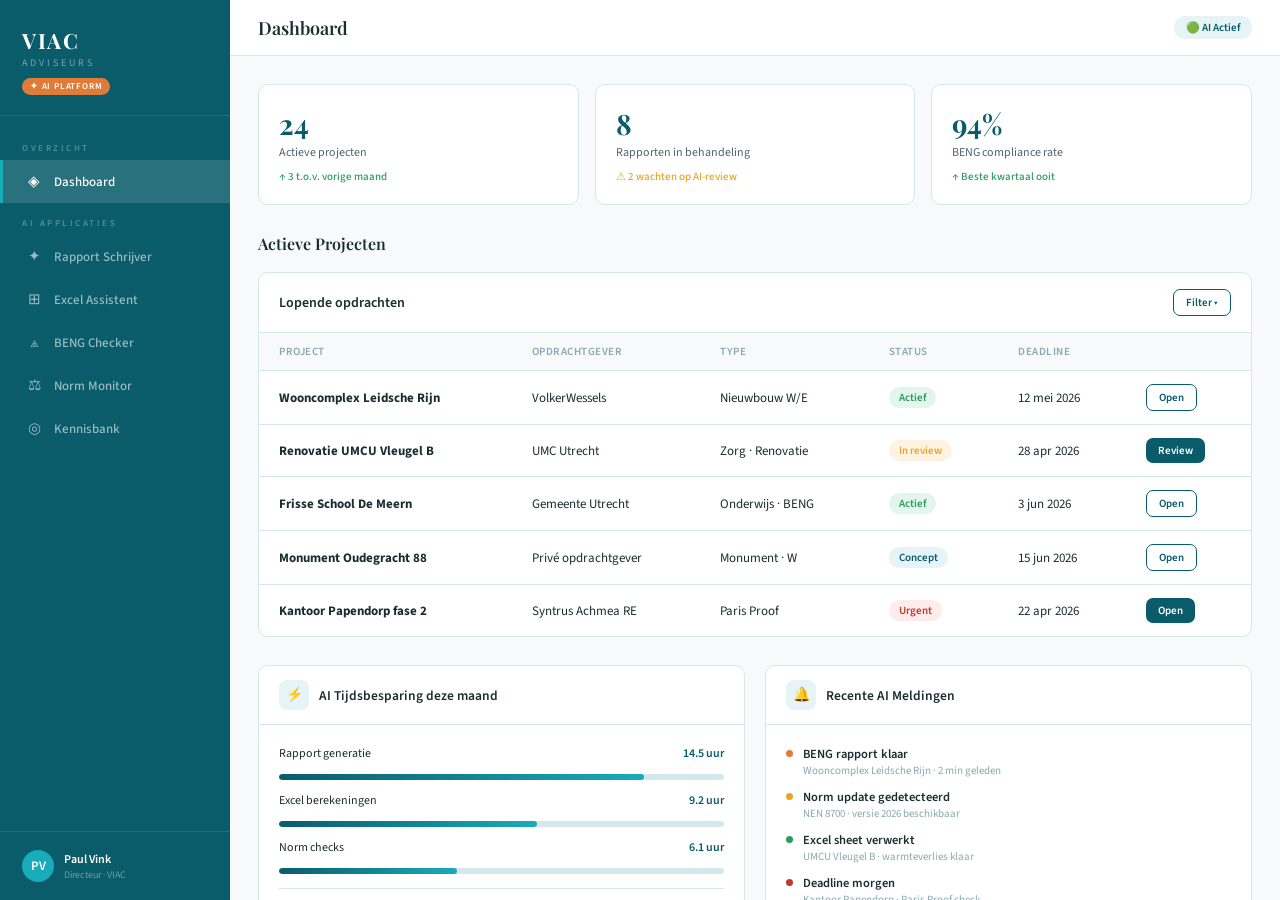
<file: viac/index.html>
<!DOCTYPE html>
<html lang="nl">
<head>
<meta charset="UTF-8">
<meta name="viewport" content="width=device-width, initial-scale=1.0">
<title>VIAC AI Platform</title>
<link href="https://fonts.googleapis.com/css2?family=Playfair+Display:wght@400;600;700&family=Source+Sans+3:ital,wght@0,300;0,400;0,500;0,600;1,400&display=swap" rel="stylesheet">
<style>
:root{--teal:#0A5C6B;--teal-mid:#0D7A8E;--teal-light:#E6F4F7;--teal-glow:#1AABB8;--cream:#F7F9FA;--white:#FFFFFF;--text:#1A2E32;--mid:#4A6670;--soft:#8AA8B0;--border:#D4E8EC;--accent:#E07B39;--accent-soft:#FFF1E8;--green:#2A9D5C;--amber:#E5A623;--red:#C0392B;}
*{margin:0;padding:0;box-sizing:border-box;}
body{font-family:'Source Sans 3',sans-serif;background:var(--cream);color:var(--text);display:flex;height:100vh;overflow:hidden;font-size:14px;}
.sidebar{width:230px;background:var(--teal);display:flex;flex-direction:column;flex-shrink:0;}
.logo-area{padding:26px 22px 20px;border-bottom:1px solid rgba(255,255,255,.1);}
.logo-text{font-family:'Playfair Display',serif;font-size:21px;font-weight:700;color:#fff;letter-spacing:1.5px;}
.logo-sub{font-size:10px;color:rgba(255,255,255,.45);letter-spacing:3px;text-transform:uppercase;margin-top:2px;}
.ai-pill{display:inline-block;background:var(--accent);color:#fff;font-size:9px;font-weight:600;padding:2px 8px;border-radius:20px;margin-top:8px;letter-spacing:.8px;text-transform:uppercase;}
.nav{padding:12px 0;flex:1;}
.nav-section{font-size:9px;letter-spacing:2.5px;text-transform:uppercase;color:rgba(255,255,255,.3);padding:14px 22px 5px;font-weight:600;}
.nav-item{display:flex;align-items:center;gap:11px;padding:11px 22px;color:rgba(255,255,255,.58);font-size:13px;font-weight:500;cursor:pointer;transition:all .18s;border-left:3px solid transparent;}
.nav-item:hover{color:#fff;background:rgba(255,255,255,.07);}
.nav-item.active{color:#fff;background:rgba(255,255,255,.13);border-left-color:var(--teal-glow);}
.nav-icon{font-size:15px;width:18px;text-align:center;flex-shrink:0;}
.sidebar-footer{padding:18px 22px;border-top:1px solid rgba(255,255,255,.1);}
.user-block{display:flex;align-items:center;gap:10px;}
.user-av{width:32px;height:32px;border-radius:50%;background:var(--teal-glow);display:flex;align-items:center;justify-content:center;font-size:13px;font-weight:600;color:#fff;flex-shrink:0;}
.user-name{font-size:12px;font-weight:600;color:#fff;}
.user-role{font-size:10px;color:rgba(255,255,255,.4);}
.main{flex:1;display:flex;flex-direction:column;overflow:hidden;}
.topbar{background:var(--white);border-bottom:1px solid var(--border);padding:0 28px;height:56px;display:flex;align-items:center;justify-content:space-between;flex-shrink:0;}
.page-title{font-family:'Playfair Display',serif;font-size:18px;font-weight:600;color:var(--text);}
.topbar-right{display:flex;align-items:center;gap:14px;}
.topbar-badge{background:var(--teal-light);color:var(--teal);font-size:11px;font-weight:600;padding:4px 12px;border-radius:20px;}
.content{flex:1;overflow-y:auto;padding:28px;}
.cards-grid{display:grid;grid-template-columns:repeat(3,1fr);gap:16px;margin-bottom:28px;}
.stat-card{background:var(--white);border:1px solid var(--border);border-radius:10px;padding:20px;}
.stat-num{font-family:'Playfair Display',serif;font-size:28px;font-weight:700;color:var(--teal);}
.stat-label{font-size:12px;color:var(--mid);margin-top:2px;}
.stat-delta{font-size:11px;margin-top:8px;font-weight:500;}
.up{color:var(--green);}
.warn{color:var(--amber);}
.section-header{display:flex;align-items:baseline;justify-content:space-between;margin-bottom:18px;}
.section-title{font-family:'Playfair Display',serif;font-size:16px;font-weight:600;}
.table-card{background:var(--white);border:1px solid var(--border);border-radius:10px;overflow:hidden;margin-bottom:28px;}
.table-header{padding:16px 20px;border-bottom:1px solid var(--border);display:flex;align-items:center;justify-content:space-between;}
.table-title{font-weight:600;font-size:14px;}
.btn{padding:8px 16px;border-radius:7px;font-size:12px;font-weight:600;cursor:pointer;transition:all .18s;border:none;font-family:inherit;}
.btn-primary{background:var(--teal);color:#fff;}
.btn-primary:hover{background:var(--teal-mid);}
.btn-outline{background:#fff;color:var(--teal);border:1.5px solid var(--teal);}
.btn-sm{padding:5px 12px;font-size:11px;}
table{width:100%;border-collapse:collapse;}
th{text-align:left;padding:11px 20px;font-size:11px;font-weight:600;letter-spacing:.5px;text-transform:uppercase;color:var(--soft);background:var(--cream);border-bottom:1px solid var(--border);}
td{padding:13px 20px;font-size:13px;border-bottom:1px solid var(--border);}
tr:last-child td{border-bottom:none;}
tr:hover td{background:#F0F8FA;}
.pill{display:inline-block;padding:3px 10px;border-radius:20px;font-size:11px;font-weight:600;}
.p-green{background:#E3F5EC;color:var(--green);}
.p-amber{background:#FEF3E2;color:var(--amber);}
.p-teal{background:var(--teal-light);color:var(--teal);}
.p-red{background:#FDECEA;color:var(--red);}
.panel-grid{display:grid;grid-template-columns:1fr 1fr;gap:20px;margin-bottom:28px;}
.panel{background:var(--white);border:1px solid var(--border);border-radius:10px;overflow:hidden;}
.panel-head{padding:14px 20px;border-bottom:1px solid var(--border);display:flex;align-items:center;gap:10px;}
.panel-icon{width:30px;height:30px;border-radius:8px;background:var(--teal-light);color:var(--teal);display:flex;align-items:center;justify-content:center;font-size:14px;}
.panel-title{font-weight:600;font-size:13.5px;}
.panel-body{padding:20px;}
.report-type-grid{display:grid;grid-template-columns:1fr 1fr;gap:10px;margin-bottom:16px;}
.rt-btn{padding:12px;border-radius:8px;border:1.5px solid var(--border);background:#fff;cursor:pointer;text-align:left;transition:all .18s;}
.rt-btn:hover,.rt-btn.sel{border-color:var(--teal);background:var(--teal-light);}
.rt-title{font-size:12px;font-weight:600;}
.rt-sub{font-size:10px;color:var(--soft);margin-top:2px;}
.lbl{font-size:11px;font-weight:600;color:var(--mid);margin-bottom:5px;display:block;letter-spacing:.3px;text-transform:uppercase;}
.inp{width:100%;border:1.5px solid var(--border);border-radius:7px;padding:10px 12px;font-size:13px;font-family:inherit;color:var(--text);outline:none;transition:border-color .18s;background:#fff;}
.inp:focus{border-color:var(--teal-mid);}
.ta{resize:vertical;min-height:70px;}
.prog-wrap{background:var(--border);border-radius:20px;height:6px;overflow:hidden;margin:12px 0 6px;}
.prog-bar{height:100%;border-radius:20px;background:linear-gradient(90deg,var(--teal),var(--teal-glow));transition:width .6s ease;}
.out-box{background:var(--cream);border-radius:8px;padding:14px;border:1px solid var(--border);font-size:12.5px;line-height:1.7;color:var(--mid);min-height:80px;}
.drop-zone{border:2px dashed var(--border);border-radius:10px;padding:28px;text-align:center;cursor:pointer;transition:all .18s;margin-bottom:16px;}
.drop-zone:hover{border-color:var(--teal-mid);background:var(--teal-light);}
.xls-preview{background:#fff;border:1px solid var(--border);border-radius:8px;overflow:hidden;margin-bottom:12px;}
.xrow{display:grid;grid-template-columns:140px repeat(4,1fr);border-bottom:1px solid var(--border);font-size:11.5px;}
.xrow:last-child{border-bottom:none;}
.xcell{padding:7px 10px;border-right:1px solid var(--border);}
.xcell:last-child{border-right:none;}
.xhead .xcell{background:var(--teal);color:#fff;font-weight:600;font-size:10px;}
.xai{background:#FFF8F4;color:var(--accent);font-weight:600;}
.ai-chip{display:inline-flex;align-items:center;gap:4px;font-size:10px;color:var(--accent);background:var(--accent-soft);padding:2px 8px;border-radius:20px;font-weight:600;}
.beng-grid{display:grid;grid-template-columns:1fr 1fr;gap:10px;margin-bottom:14px;}
.brow{display:flex;justify-content:space-between;align-items:center;padding:6px 0;border-bottom:1px solid rgba(10,92,107,.1);}
.brow:last-child{border-bottom:none;}
.brc{background:var(--teal-light);border-radius:8px;padding:12px;margin-bottom:10px;}
.norm-list{display:flex;flex-direction:column;gap:10px;}
.norm-item{display:flex;gap:12px;padding:12px;background:var(--cream);border-radius:8px;border-left:3px solid var(--border);border:1px solid var(--border);}
.norm-date{font-size:10px;color:var(--soft);white-space:nowrap;min-width:44px;}
.ntitle{font-size:12.5px;font-weight:600;}
.nsub{font-size:11px;color:var(--mid);margin-top:2px;}
.ntag{display:inline-block;font-size:9px;font-weight:700;padding:2px 7px;border-radius:20px;margin-top:4px;}
.t-bbl{background:#E3F5EC;color:var(--green);}
.t-beng{background:var(--teal-light);color:var(--teal);}
.t-paris{background:#FEF3E2;color:var(--amber);}
.t-nen{background:#FDECEA;color:var(--red);}
.search-bar{display:flex;gap:8px;margin-bottom:16px;}
.kb-item{padding:14px;background:var(--cream);border-radius:8px;border:1px solid var(--border);cursor:pointer;margin-bottom:10px;transition:all .18s;}
.kb-item:hover{border-color:var(--teal-mid);}
.kb-title{font-size:13px;font-weight:600;}
.kb-meta{font-size:11px;color:var(--soft);margin-top:2px;}
.kb-snip{font-size:12px;color:var(--mid);margin-top:6px;line-height:1.5;}
.match{float:right;font-size:10px;font-weight:700;color:var(--teal);background:var(--teal-light);padding:2px 8px;border-radius:20px;}
.page{display:none;}
.page.active{display:block;animation:fi .25s ease;}
@keyframes fi{from{opacity:0;transform:translateY(6px);}to{opacity:1;transform:translateY(0);}}
</style>
</head>
<body>
<div class="sidebar">
  <div class="logo-area">
    <div class="logo-text">VIAC</div>
    <div class="logo-sub">Adviseurs</div>
    <div class="ai-pill">✦ AI Platform</div>
  </div>
  <nav class="nav">
    <div class="nav-section">Overzicht</div>
    <div class="nav-item active" onclick="show('dashboard',this)"><span class="nav-icon">◈</span> Dashboard</div>
    <div class="nav-section">AI Applicaties</div>
    <div class="nav-item" onclick="show('rapport',this)"><span class="nav-icon">✦</span> Rapport Schrijver</div>
    <div class="nav-item" onclick="show('excel',this)"><span class="nav-icon">⊞</span> Excel Assistent</div>
    <div class="nav-item" onclick="show('beng',this)"><span class="nav-icon">⟁</span> BENG Checker</div>
    <div class="nav-item" onclick="show('normen',this)"><span class="nav-icon">⚖</span> Norm Monitor</div>
    <div class="nav-item" onclick="show('kennis',this)"><span class="nav-icon">◎</span> Kennisbank</div>
  </nav>
  <div class="sidebar-footer">
    <div class="user-block">
      <div class="user-av">PV</div>
      <div><div class="user-name">Paul Vink</div><div class="user-role">Directeur · VIAC</div></div>
    </div>
  </div>
</div>

<div class="main">
  <div class="topbar">
    <div class="page-title" id="ptitle">Dashboard</div>
    <div class="topbar-right">
      <div class="topbar-badge">🟢 AI Actief</div>
    </div>
  </div>
  <div class="content">

    <div class="page active" id="page-dashboard">
      <div class="cards-grid">
        <div class="stat-card"><div class="stat-num">24</div><div class="stat-label">Actieve projecten</div><div class="stat-delta up">↑ 3 t.o.v. vorige maand</div></div>
        <div class="stat-card"><div class="stat-num">8</div><div class="stat-label">Rapporten in behandeling</div><div class="stat-delta warn">⚠ 2 wachten op AI-review</div></div>
        <div class="stat-card"><div class="stat-num">94%</div><div class="stat-label">BENG compliance rate</div><div class="stat-delta up">↑ Beste kwartaal ooit</div></div>
      </div>
      <div class="section-header"><div class="section-title">Actieve Projecten</div></div>
      <div class="table-card">
        <div class="table-header"><div class="table-title">Lopende opdrachten</div><button class="btn btn-outline btn-sm">Filter ▾</button></div>
        <table>
          <tr><th>Project</th><th>Opdrachtgever</th><th>Type</th><th>Status</th><th>Deadline</th><th></th></tr>
          <tr><td><strong>Wooncomplex Leidsche Rijn</strong></td><td>VolkerWessels</td><td>Nieuwbouw W/E</td><td><span class="pill p-green">Actief</span></td><td>12 mei 2026</td><td><button class="btn btn-outline btn-sm">Open</button></td></tr>
          <tr><td><strong>Renovatie UMCU Vleugel B</strong></td><td>UMC Utrecht</td><td>Zorg · Renovatie</td><td><span class="pill p-amber">In review</span></td><td>28 apr 2026</td><td><button class="btn btn-primary btn-sm">Review</button></td></tr>
          <tr><td><strong>Frisse School De Meern</strong></td><td>Gemeente Utrecht</td><td>Onderwijs · BENG</td><td><span class="pill p-green">Actief</span></td><td>3 jun 2026</td><td><button class="btn btn-outline btn-sm">Open</button></td></tr>
          <tr><td><strong>Monument Oudegracht 88</strong></td><td>Privé opdrachtgever</td><td>Monument · W</td><td><span class="pill p-teal">Concept</span></td><td>15 jun 2026</td><td><button class="btn btn-outline btn-sm">Open</button></td></tr>
          <tr><td><strong>Kantoor Papendorp fase 2</strong></td><td>Syntrus Achmea RE</td><td>Paris Proof</td><td><span class="pill p-red">Urgent</span></td><td>22 apr 2026</td><td><button class="btn btn-primary btn-sm">Open</button></td></tr>
        </table>
      </div>
      <div class="panel-grid">
        <div class="panel">
          <div class="panel-head"><div class="panel-icon">⚡</div><div class="panel-title">AI Tijdsbesparing deze maand</div></div>
          <div class="panel-body">
            <div style="margin-bottom:12px;"><div style="display:flex;justify-content:space-between;font-size:12px;margin-bottom:4px;"><span>Rapport generatie</span><span style="font-weight:600;color:var(--teal)">14.5 uur</span></div><div class="prog-wrap"><div class="prog-bar" style="width:82%"></div></div></div>
            <div style="margin-bottom:12px;"><div style="display:flex;justify-content:space-between;font-size:12px;margin-bottom:4px;"><span>Excel berekeningen</span><span style="font-weight:600;color:var(--teal)">9.2 uur</span></div><div class="prog-wrap"><div class="prog-bar" style="width:58%"></div></div></div>
            <div><div style="display:flex;justify-content:space-between;font-size:12px;margin-bottom:4px;"><span>Norm checks</span><span style="font-weight:600;color:var(--teal)">6.1 uur</span></div><div class="prog-wrap"><div class="prog-bar" style="width:40%"></div></div></div>
            <div style="margin-top:14px;padding-top:12px;border-top:1px solid var(--border);font-size:13px;"><strong style="color:var(--teal);font-size:18px;font-family:'Playfair Display',serif;">29.8 uur</strong> <span style="color:var(--mid)">bespaard · €4.170 waarde</span></div>
          </div>
        </div>
        <div class="panel">
          <div class="panel-head"><div class="panel-icon">🔔</div><div class="panel-title">Recente AI Meldingen</div></div>
          <div class="panel-body">
            <div style="display:flex;flex-direction:column;gap:10px;">
              <div style="display:flex;gap:10px;"><div style="width:7px;height:7px;border-radius:50%;background:var(--accent);margin-top:5px;flex-shrink:0;"></div><div><div style="font-size:12.5px;font-weight:600;">BENG rapport klaar</div><div style="font-size:11px;color:var(--soft);">Wooncomplex Leidsche Rijn · 2 min geleden</div></div></div>
              <div style="display:flex;gap:10px;"><div style="width:7px;height:7px;border-radius:50%;background:var(--amber);margin-top:5px;flex-shrink:0;"></div><div><div style="font-size:12.5px;font-weight:600;">Norm update gedetecteerd</div><div style="font-size:11px;color:var(--soft);">NEN 8700 · versie 2026 beschikbaar</div></div></div>
              <div style="display:flex;gap:10px;"><div style="width:7px;height:7px;border-radius:50%;background:var(--green);margin-top:5px;flex-shrink:0;"></div><div><div style="font-size:12.5px;font-weight:600;">Excel sheet verwerkt</div><div style="font-size:11px;color:var(--soft);">UMCU Vleugel B · warmteverlies klaar</div></div></div>
              <div style="display:flex;gap:10px;"><div style="width:7px;height:7px;border-radius:50%;background:var(--red);margin-top:5px;flex-shrink:0;"></div><div><div style="font-size:12.5px;font-weight:600;">Deadline morgen</div><div style="font-size:11px;color:var(--soft);">Kantoor Papendorp · Paris Proof check</div></div></div>
            </div>
          </div>
        </div>
      </div>
    </div>

    <div class="page" id="page-rapport">
      <div class="panel-grid">
        <div class="panel">
          <div class="panel-head"><div class="panel-icon">✦</div><div class="panel-title">Rapport configuratie</div></div>
          <div class="panel-body">
            <div style="margin-bottom:14px;"><label class="lbl">Rapport type</label>
              <div class="report-type-grid">
                <div class="rt-btn sel" onclick="selRT(this)"><div class="rt-title">BENG Rapportage</div><div class="rt-sub">Energieprestatie nieuwbouw</div></div>
                <div class="rt-btn" onclick="selRT(this)"><div class="rt-title">Installatieadvies</div><div class="rt-sub">W/E ontwerp + beschrijving</div></div>
                <div class="rt-btn" onclick="selRT(this)"><div class="rt-title">Duurzaamheidsadvies</div><div class="rt-sub">Paris Proof / BREEAM</div></div>
                <div class="rt-btn" onclick="selRT(this)"><div class="rt-title">Bouwfysica Rapport</div><div class="rt-sub">TO / warmteverlies / geluid</div></div>
              </div>
            </div>
            <div style="margin-bottom:12px;"><label class="lbl">Project naam</label><input class="inp" type="text" value="Kantoor Papendorp fase 2"></div>
            <div style="margin-bottom:12px;"><label class="lbl">Opdrachtgever</label><input class="inp" type="text" value="Syntrus Achmea Real Estate"></div>
            <div style="margin-bottom:14px;"><label class="lbl">Projectomschrijving</label><textarea class="inp ta">Transformatie naar Paris Proof kantoor. Scope: volledige W/E renovatie, warmtepomp, PV installatie 72 kWp, LED verlichting, BMS integratie.</textarea></div>
            <button class="btn btn-primary" style="width:100%;" onclick="genRapport()">✦ Genereer rapport met AI</button>
          </div>
        </div>
        <div class="panel">
          <div class="panel-head"><div class="panel-icon">📄</div><div class="panel-title">AI Rapport Output</div></div>
          <div class="panel-body">
            <div id="rp-prog" style="display:none;"><div class="prog-wrap"><div class="prog-bar" id="rpbar" style="width:0%"></div></div><div style="font-size:11px;color:var(--mid);margin-top:4px;" id="rp-lbl">Verwerken...</div></div>
            <div class="out-box" id="rp-out"><span style="color:var(--soft);">Configureer en klik op genereren. De AI stelt automatisch een volledig rapport op gebaseerd op VIAC-templates en actuele normen.</span></div>
            <div id="rp-acts" style="display:none;margin-top:12px;display:flex;gap:8px;flex-wrap:wrap;"></div>
          </div>
        </div>
      </div>
    </div>

    <div class="page" id="page-excel">
      <div class="panel-grid">
        <div class="panel">
          <div class="panel-head"><div class="panel-icon">⊞</div><div class="panel-title">Excel uploaden of plakken</div></div>
          <div class="panel-body">
            <div class="drop-zone" onclick="loadXLS()"><div style="font-size:28px;margin-bottom:8px;">📊</div><div style="font-size:13px;color:var(--mid);font-weight:500;">Sleep uw Excel bestand hiernaartoe</div><div style="font-size:11px;color:var(--soft);margin-top:3px;">of klik om te bladeren · .xlsx .xls .csv</div></div>
            <div style="text-align:center;font-size:12px;color:var(--soft);margin-bottom:10px;">— of laad demo bestand —</div>
            <button class="btn btn-outline" style="width:100%;margin-bottom:12px;" onclick="loadXLS()">📂 Laad demo: warmteverliesberekening.xlsx</button>
            <div style="margin-bottom:12px;"><label class="lbl">AI Instructie</label><textarea class="inp ta" style="min-height:60px;">Vul ontbrekende U-waarden in via NEN 1068 standaardwaarden en bereken het totale warmteverlies per bouwdeel.</textarea></div>
            <button class="btn btn-primary" style="width:100%;" onclick="procXLS()">✦ Verwerk met AI</button>
          </div>
        </div>
        <div class="panel">
          <div class="panel-head"><div class="panel-icon">✨</div><div class="panel-title">AI Resultaat</div></div>
          <div class="panel-body" id="xls-body"><div style="color:var(--soft);font-size:13px;text-align:center;padding:20px 0;">Upload of laad een Excel bestand om te beginnen.</div></div>
        </div>
      </div>
    </div>

    <div class="page" id="page-beng">
      <div class="panel-grid">
        <div class="panel">
          <div class="panel-head"><div class="panel-icon">⟁</div><div class="panel-title">BENG Invoer</div></div>
          <div class="panel-body">
            <div class="beng-grid">
              <div><label class="lbl">Gebruiksfunctie</label><select class="inp" style="padding:8px 10px;"><option>Kantoor</option><option>Woning</option><option>Zorg</option><option>Onderwijs</option></select></div>
              <div><label class="lbl">Gebruiksoppervlak m²</label><input type="number" value="2840" class="inp" style="padding:8px 10px;"></div>
              <div><label class="lbl">Rc gevel (m²K/W)</label><input type="number" value="4.7" step="0.1" class="inp" style="padding:8px 10px;"></div>
              <div><label class="lbl">Rc dak (m²K/W)</label><input type="number" value="6.0" step="0.1" class="inp" style="padding:8px 10px;"></div>
              <div><label class="lbl">U-waarde glas</label><input type="number" value="0.7" step="0.1" class="inp" style="padding:8px 10px;"></div>
              <div><label class="lbl">Warmtepomp COP</label><input type="number" value="4.2" step="0.1" class="inp" style="padding:8px 10px;"></div>
            </div>
            <div style="margin-bottom:14px;"><label class="lbl">Energiesystemen</label>
              <div style="display:flex;flex-wrap:wrap;gap:10px;">
                <label style="display:flex;align-items:center;gap:5px;font-size:12px;cursor:pointer;"><input type="checkbox" checked> Warmtepomp</label>
                <label style="display:flex;align-items:center;gap:5px;font-size:12px;cursor:pointer;"><input type="checkbox" checked> PV panelen</label>
                <label style="display:flex;align-items:center;gap:5px;font-size:12px;cursor:pointer;"><input type="checkbox"> WKO systeem</label>
                <label style="display:flex;align-items:center;gap:5px;font-size:12px;cursor:pointer;"><input type="checkbox" checked> WTW ventilatie</label>
              </div>
            </div>
            <button class="btn btn-primary" style="width:100%;" onclick="checkBENG()">⟁ Bereken BENG indicatoren</button>
          </div>
        </div>
        <div class="panel">
          <div class="panel-head"><div class="panel-icon">✅</div><div class="panel-title">BENG Resultaten</div></div>
          <div class="panel-body" id="beng-body"><div style="color:var(--soft);font-size:13px;text-align:center;padding:20px 0;">Vul de invoergegevens in en klik op berekenen.</div></div>
        </div>
      </div>
    </div>

    <div class="page" id="page-normen">
      <div class="section-header"><div class="section-title">Actuele regelgeving updates</div><div class="topbar-badge" style="font-size:11px;">🔴 3 nieuwe updates</div></div>
      <div class="norm-list">
        <div class="norm-item" style="border-left:3px solid var(--red);">
          <div class="norm-date">21 apr<br>2026</div>
          <div><div class="ntitle">NEN 1010:2026 gepubliceerd</div><div class="nsub">Veiligheidsbepalingen laagspanningsinstallaties — van kracht per 1 juli 2026</div><span class="ntag t-nen">NEN</span><div style="margin-top:8px;"><button class="btn btn-primary btn-sm">Bekijk impact voor mijn projecten</button></div></div>
        </div>
        <div class="norm-item" style="border-left:3px solid var(--amber);">
          <div class="norm-date">14 apr<br>2026</div>
          <div><div class="ntitle">BENG-eisen aangescherpt voor kantoren</div><div class="nsub">Primair fossiel max 30 kWh/m²/jr — was 55. Geldt voor aanvragen vanaf 1 jan 2027.</div><span class="ntag t-beng">BENG</span><div style="margin-top:8px;"><button class="btn btn-outline btn-sm">Check mijn lopende projecten</button></div></div>
        </div>
        <div class="norm-item" style="border-left:3px solid var(--teal);">
          <div class="norm-date">8 apr<br>2026</div>
          <div><div class="ntitle">Bbl wijziging: ventilatievereisten scholen</div><div class="nsub">Frisse Scholen klasse C nu wettelijk minimum voor basisonderwijs.</div><span class="ntag t-bbl">Bbl</span></div>
        </div>
        <div class="norm-item">
          <div class="norm-date">1 apr<br>2026</div>
          <div><div class="ntitle">Paris Proof 2030 doelstellingen gepubliceerd</div><div class="nsub">DGBC sectorale CO₂ targets. Kantoren: 55 kWh/m²/jr in 2030.</div><span class="ntag t-paris">Paris Proof</span></div>
        </div>
        <div class="norm-item">
          <div class="norm-date">22 mrt<br>2026</div>
          <div><div class="ntitle">NEN 8700:2026 — bestaande bouw energieprestatie</div><div class="nsub">Herziene bepalingsmethode voor bestaande gebouwen. Significante wijzigingen in rekenmethodiek.</div><span class="ntag t-nen">NEN</span><span class="ntag t-beng" style="margin-left:4px;">BENG</span></div>
        </div>
      </div>
    </div>

    <div class="page" id="page-kennis">
      <div class="search-bar">
        <input class="inp" type="text" id="kb-q" placeholder="Zoek in 350+ projecten..." value="warmtepomp zorggebouw renovatie" style="flex:1;">
        <button class="btn btn-primary" onclick="searchKB()">✦ Zoeken</button>
      </div>
      <div style="font-size:12px;color:var(--soft);margin-bottom:14px;" id="kb-meta"></div>
      <div id="kb-results"></div>
    </div>

  </div>
</div>

<script>
const titles={dashboard:'Dashboard',rapport:'Rapport Schrijver',excel:'Excel Assistent',beng:'BENG Checker',normen:'Norm Monitor',kennis:'Kennisbank'};
function show(id,el){
  document.querySelectorAll('.page').forEach(p=>p.classList.remove('active'));
  document.querySelectorAll('.nav-item').forEach(n=>n.classList.remove('active'));
  document.getElementById('page-'+id).classList.add('active');
  if(el)el.classList.add('active');
  document.getElementById('ptitle').textContent=titles[id]||id;
  if(id==='kennis')searchKB();
}
function selRT(el){document.querySelectorAll('.rt-btn').forEach(b=>b.classList.remove('sel'));el.classList.add('sel');}
function genRapport(){
  const bar=document.getElementById('rpbar'),lbl=document.getElementById('rp-lbl'),prog=document.getElementById('rp-prog'),out=document.getElementById('rp-out'),acts=document.getElementById('rp-acts');
  prog.style.display='block';acts.style.display='none';out.innerHTML='<span style="color:var(--soft)">AI genereert rapport...</span>';
  const steps=[[15,'Projectgegevens verwerken...'],[35,'VIAC templates laden...'],[55,'Paris Proof normen toepassen...'],[75,'Installatieschema opstellen...'],[92,'Rapport opmaken...'],[100,'Rapport gereed!']];
  let i=0;const run=()=>{if(i<steps.length){bar.style.width=steps[i][0]+'%';lbl.textContent=steps[i][1];i++;setTimeout(run,450);}else{prog.style.display='none';acts.style.display='flex';acts.innerHTML='<button class="btn btn-primary btn-sm">⬇ Download .docx</button><button class="btn btn-outline btn-sm">✏ Bewerk</button>';out.innerHTML=`<strong style="color:var(--teal);font-family:'Playfair Display',serif;">BENG Rapportage — Kantoor Papendorp fase 2</strong><br><br><strong>Opdrachtgever:</strong> Syntrus Achmea Real Estate<br><strong>Adviseur:</strong> VIAC Adviseurs BV · 21 april 2026<br><br><strong>1. Projectomschrijving</strong><br>Transformatie van het kantoorgebouw Papendorp fase 2 naar een Paris Proof gebouw. BVO: 2.840 m². Volledige renovatie W/E installaties.<br><br><strong>2. Installatieconcept</strong><br>Lucht-water warmtepomp (COP 4,2) + PV 72 kWp + WTW ventilatie η=88%. Gasaansluiting verwijderd.<br><br><strong>3. BENG Indicatoren</strong><br>• BENG 1: <strong style="color:var(--green)">42 kWh/m²/jr ✓</strong> (eis ≤50)<br>• BENG 2: <strong style="color:var(--green)">27 kWh/m²/jr ✓</strong> (eis ≤30 na 2027)<br>• BENG 3: <strong style="color:var(--green)">68% ✓</strong> (eis ≥50%)<br><br><em style="color:var(--soft);">Gegenereerd door VIAC AI Platform · NEN 7120 + Paris Proof 2030</em>`;}};run();
}
function loadXLS(){
  document.getElementById('xls-body').innerHTML=`<div style="margin-bottom:10px;font-size:12px;color:var(--soft);">📂 warmteverliesberekening.xlsx geladen</div><div class="xls-preview"><div class="xrow xhead"><div class="xcell">Bouwdeel</div><div class="xcell">Opp. m²</div><div class="xcell">U-waarde</div><div class="xcell">Temp.∆</div><div class="xcell">Verlies W</div></div><div class="xrow"><div class="xcell">Gevel noord</div><div class="xcell">184</div><div class="xcell">0.21</div><div class="xcell">22</div><div class="xcell">849</div></div><div class="xrow"><div class="xcell">Gevel oost</div><div class="xcell">96</div><div class="xcell">0.21</div><div class="xcell">22</div><div class="xcell">443</div></div><div class="xrow"><div class="xcell">Dak</div><div class="xcell">710</div><div class="xcell" style="color:var(--amber);font-weight:600;">?</div><div class="xcell">22</div><div class="xcell" style="color:var(--amber);">—</div></div><div class="xrow"><div class="xcell">Begane grond</div><div class="xcell">710</div><div class="xcell" style="color:var(--amber);font-weight:600;">?</div><div class="xcell">10</div><div class="xcell" style="color:var(--amber);">—</div></div><div class="xrow"><div class="xcell">Glas totaal</div><div class="xcell">340</div><div class="xcell">0.70</div><div class="xcell">22</div><div class="xcell">5.236</div></div></div><div style="margin-bottom:10px;"><span class="ai-chip">✦ AI detecteert 2 ontbrekende waarden</span></div><button class="btn btn-primary btn-sm" onclick="procXLS()">✦ Verwerk met AI</button>`;
}
function procXLS(){
  const b=document.getElementById('xls-body');b.innerHTML='<div class="prog-wrap"><div class="prog-bar" id="xpbar" style="width:0%"></div></div><div style="font-size:11px;color:var(--mid);margin-top:4px;">NEN 1068 waarden opzoeken...</div>';
  let w=0;const iv=setInterval(()=>{w+=8;document.getElementById('xpbar').style.width=w+'%';if(w>=100){clearInterval(iv);b.innerHTML=`<div style="margin-bottom:8px;"><span class="ai-chip">✦ 2 waarden ingevuld · totaal berekend</span></div><div class="xls-preview"><div class="xrow xhead"><div class="xcell">Bouwdeel</div><div class="xcell">Opp. m²</div><div class="xcell">U-waarde</div><div class="xcell">Temp.∆</div><div class="xcell">Verlies W</div></div><div class="xrow"><div class="xcell">Gevel noord</div><div class="xcell">184</div><div class="xcell">0.21</div><div class="xcell">22</div><div class="xcell">849</div></div><div class="xrow"><div class="xcell">Gevel oost</div><div class="xcell">96</div><div class="xcell">0.21</div><div class="xcell">22</div><div class="xcell">443</div></div><div class="xrow"><div class="xcell">Dak</div><div class="xcell">710</div><div class="xcell xai">0.20 ✦</div><div class="xcell">22</div><div class="xcell xai">3.124 ✦</div></div><div class="xrow"><div class="xcell">Begane grond</div><div class="xcell">710</div><div class="xcell xai">0.25 ✦</div><div class="xcell">10</div><div class="xcell xai">1.775 ✦</div></div><div class="xrow"><div class="xcell">Glas totaal</div><div class="xcell">340</div><div class="xcell">0.70</div><div class="xcell">22</div><div class="xcell">5.236</div></div><div class="xrow" style="background:var(--teal-light);font-weight:700;"><div class="xcell">TOTAAL</div><div class="xcell">—</div><div class="xcell">—</div><div class="xcell">—</div><div class="xcell xai">11.427 W ✦</div></div></div><div style="background:var(--teal-light);border-radius:8px;padding:12px;font-size:12px;color:var(--teal);margin-top:8px;"><strong>AI Conclusie:</strong> Transmissieverlies 11,4 kW. Voldoet aan BENG eis. <strong style="color:var(--green);">✓ BENG 1 gehaald.</strong></div><div style="margin-top:10px;display:flex;gap:8px;"><button class="btn btn-primary btn-sm">⬇ Download Excel</button><button class="btn btn-outline btn-sm">📄 Naar rapport</button></div>`;}},100);
}
function checkBENG(){
  const b=document.getElementById('beng-body');b.innerHTML='<div class="prog-wrap"><div class="prog-bar" id="bpbar" style="width:0%"></div></div>';
  let w=0;const iv=setInterval(()=>{w+=10;document.getElementById('bpbar').style.width=w+'%';if(w>=100){clearInterval(iv);b.innerHTML=`<div class="brc"><div class="brow"><div style="font-size:12px;color:var(--mid)">BENG 1 — Energiebehoefte</div><div style="font-size:13px;font-weight:700;color:var(--green)">42 kWh/m²/jr ✓</div></div><div class="brow"><div style="font-size:11px;color:var(--soft)">Eis (kantoor)</div><div style="font-size:11px;color:var(--mid)">≤ 50 kWh/m²/jr</div></div></div><div class="brc"><div class="brow"><div style="font-size:12px;color:var(--mid)">BENG 2 — Primair fossiel</div><div style="font-size:13px;font-weight:700;color:var(--green)">27 kWh/m²/jr ✓</div></div><div class="brow"><div style="font-size:11px;color:var(--soft)">Eis vanaf 2027</div><div style="font-size:11px;color:var(--mid)">≤ 30 kWh/m²/jr</div></div></div><div class="brc"><div class="brow"><div style="font-size:12px;color:var(--mid)">BENG 3 — Hernieuwbaar</div><div style="font-size:13px;font-weight:700;color:var(--green)">68% ✓</div></div><div class="brow"><div style="font-size:11px;color:var(--soft)">Eis</div><div style="font-size:11px;color:var(--mid)">≥ 50%</div></div></div><div style="background:#E3F5EC;border-radius:8px;padding:12px;margin-top:8px;"><div style="font-size:13px;font-weight:700;color:var(--green);">✓ Alle BENG indicatoren gehaald</div><div style="font-size:11px;color:var(--mid);margin-top:4px;">Kwalificeert voor Paris Proof 2030. BENG 2 heeft 10% marge boven de 2027 eis.</div></div><div style="margin-top:10px;display:flex;gap:8px;"><button class="btn btn-primary btn-sm">📄 Genereer BENG rapport</button><button class="btn btn-outline btn-sm">⬇ PDF</button></div>`;}},100);
}
const kbData=[
  {title:'Warmtepomp renovatie UMCU fase 1',meta:'Zorg · 2023 · 12.400 m² · Utrecht',snip:'Lucht-water warmtepompen in 6 vleugels. COP gemeten 4.1. Aardgasvrij behaald. Projectduur 14 maanden.',score:97},
  {title:'WKO-systeem Antonius Ziekenhuis Nieuwegein',meta:'Zorg · 2022 · 28.000 m² · Nieuwegein',snip:'Warmte-koude opslag met absorptiekoeling. Energiebesparing 62% t.o.v. referentie. Paris Proof gehaald.',score:91},
  {title:'Renovatie warmtesysteem woonzorgcentrum Zeist',meta:'Zorg · 2024 · 4.200 m² · Zeist',snip:'Hybride warmtepomp systeem. Gasverbruik min 78%. BMS integratie voor real-time monitoring.',score:88},
  {title:'Duurzame installaties Meander MC',meta:'Zorg · 2021 · 45.000 m² · Amersfoort',snip:'Totaalrenovatie W/E. WKO + warmtepomp. BREEAM Excellent. CO₂ reductie 71%.',score:84},
];
function searchKB(){
  const q=document.getElementById('kb-q').value;
  document.getElementById('kb-meta').textContent=kbData.length+` resultaten voor "${q}" — gesorteerd op relevantie`;
  document.getElementById('kb-results').innerHTML=kbData.map(k=>`<div class="kb-item"><span class="match">${k.score}% match</span><div class="kb-title">${k.title}</div><div class="kb-meta">${k.meta}</div><div class="kb-snip">${k.snip}</div></div>`).join('');
}
</script>
</body>
</html>
</file>
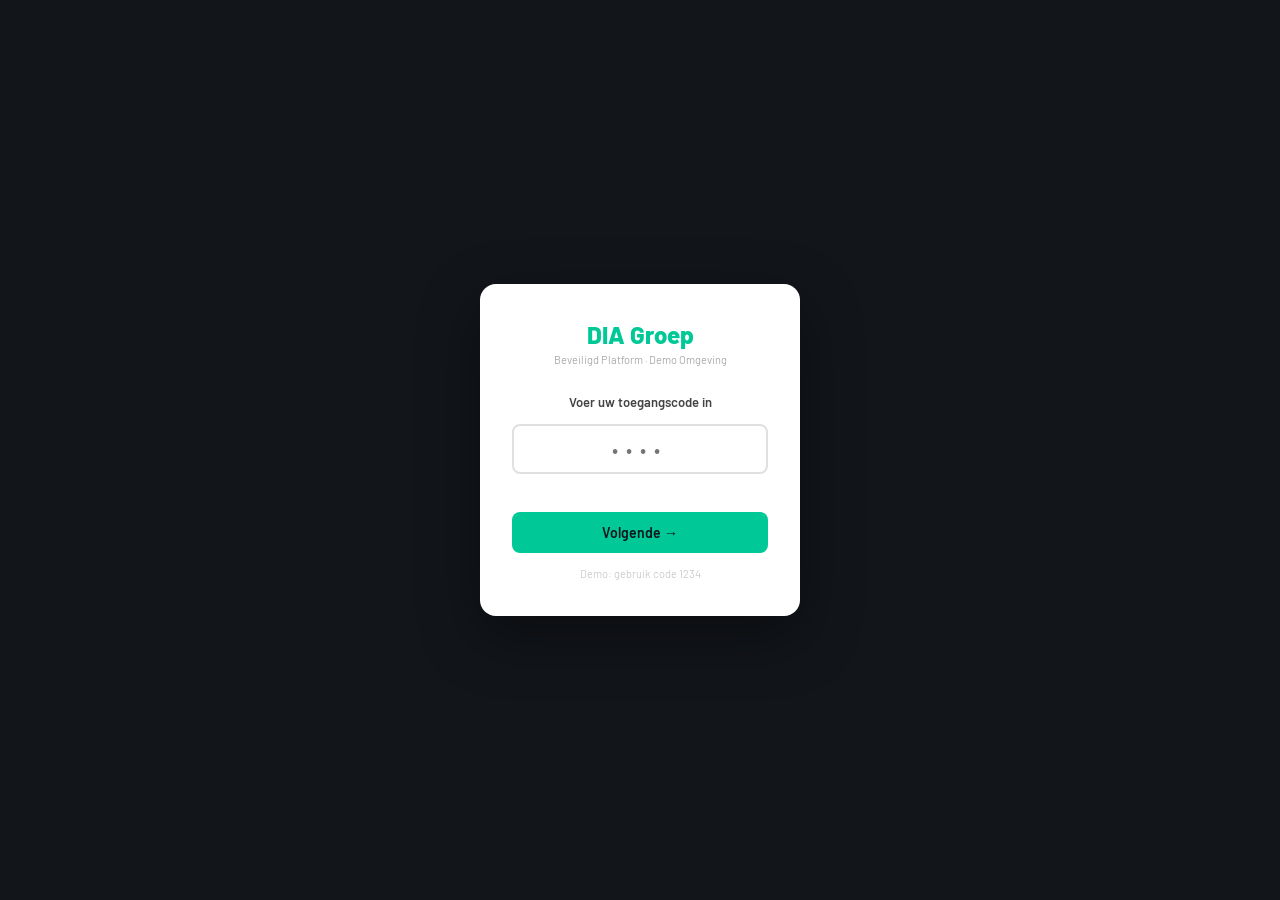
<file: Enterprise Platforms/dia-groep/index.html>
<!DOCTYPE html>
<html lang="nl">
<head>
<meta charset="UTF-8">
<meta name="viewport" content="width=device-width, initial-scale=1.0">
<title>DIA Groep · Digitaal Platform</title>
<link href="https://fonts.googleapis.com/css2?family=Barlow+Condensed:wght@400;600;700;800&family=Barlow:wght@300;400;500;600&display=swap" rel="stylesheet">

<link rel="stylesheet" href="styles.css">
</head>
<body>

<div class="sidebar">
  <div class="logo-area">
    <div class="logo-text">DIA Groep</div>
    <div class="logo-sub">Zeist · Utrecht</div>
    <div class="ai-pill">▸ Digitaal Platform</div>
  </div>
  <nav class="nav">
    <div class="nav-section">Overzicht</div>
    <div class="nav-item active" onclick="show('dashboard',this)"><span class="nav-icon">◈</span> Dashboard</div>
    <div class="nav-section">Applicaties</div>
    <div class="nav-item" onclick="show('rapport',this)"><span class="nav-icon">▸</span> Rapport Schrijver</div>
    <div class="nav-item" onclick="show('excel',this)"><span class="nav-icon">⊞</span> Excel Assistent</div>
    <div class="nav-item" onclick="show('beng',this)"><span class="nav-icon">⟁</span> BENG Checker</div>
    <div class="nav-item" onclick="show('normen',this)"><span class="nav-icon">⚖</span> Norm Monitor</div>
    <div class="nav-item" onclick="show('kennis',this)"><span class="nav-icon">◎</span> Kennisbank</div>
    <div class="nav-item" onclick="show('concept',this)"><span class="nav-icon">◐</span> Concept Generator</div>
    <div class="nav-item" onclick="show('variant',this)"><span class="nav-icon">⇄</span> Variant Vergelijker</div>
    <div class="nav-item" onclick="show('wkb',this)"><span class="nav-icon">⬡</span> WKB Dossier</div>
  </nav>
  <div class="sidebar-footer">
    <div class="user-block">
      <div class="user-av">MV</div>
      <div>
        <div class="user-name">M. de Vries</div>
        <div class="user-role">Directeur · DIA Groep</div>
      </div>
    </div>
  </div>
</div>

<div class="main">
  <div class="topbar">
    <div class="page-title" id="ptitle">Dashboard</div>
    <button class="mob-toggle" onclick="mobToggle()"><span></span><span></span><span></span></button>
    <div class="topbar-right">
      <div class="topbar-badge">▸ Systeem Actief</div>
      <button class="btn btn-outline btn-sm intro-trigger" onclick="openOnboarding(true)">👋 Introductie</button>
    </div>
  </div>
  <div class="content">

    <!-- DASHBOARD -->
    <div class="page active" id="page-dashboard">
      <div class="cards-grid">
        <div class="stat-card">
          <div class="stat-num">31</div>
          <div class="stat-label">Actieve projecten</div>
          <div class="stat-delta up">↑ 4 t.o.v. vorige maand</div>
        </div>
        <div class="stat-card">
          <div class="stat-num">11</div>
          <div class="stat-label">Rapporten in behandeling</div>
          <div class="stat-delta warn">⚠ 3 wachten op review</div>
        </div>
        <div class="stat-card">
          <div class="stat-num">97%</div>
          <div class="stat-label">Compliance rate</div>
          <div class="stat-delta up">↑ Beste kwartaal ooit</div>
        </div>
        <div class="stat-card">
          <div class="stat-num">38u</div>
          <div class="stat-label">Uren bespaard</div>
          <div class="stat-delta up">↑ €5.320 waarde deze maand</div>
        </div>
      </div>
      <div class="section-header"><div class="section-title">Werkruimte overzicht</div></div>
      <div class="panel-grid dashboard-overview-grid">
        <div class="panel">
          <div class="panel-head"><div class="panel-icon">▦</div><div class="panel-title">Apps in grid</div></div>
          <div class="panel-body">
            <div class="app-grid-overview">
              <button class="app-tile"><span class="app-ic">✦</span><span class="app-name">Rapport Schrijver</span></button>
              <button class="app-tile"><span class="app-ic">⊞</span><span class="app-name">Excel Assistent</span></button>
              <button class="app-tile"><span class="app-ic">⟁</span><span class="app-name">BENG Checker</span></button>
              <button class="app-tile"><span class="app-ic">⚖</span><span class="app-name">Norm Monitor</span></button>
              <button class="app-tile"><span class="app-ic">◎</span><span class="app-name">Kennisbank</span></button>
              <button class="app-tile"><span class="app-ic">⬡</span><span class="app-name">WKB Dossier</span></button>
            </div>
          </div>
        </div>
        <div class="panel">
          <div class="panel-head"><div class="panel-icon">💬</div><div class="panel-title">Interne chatgroepen</div></div>
          <div class="panel-body">
            <div class="chat-groups">
              <div class="chat-group-item"><div><div class="chat-group-name">Projectteam Leidsche Rijn</div><div class="chat-group-meta">8 collega's · laatste update 09:12</div></div><span class="pill p-green">3 nieuw</span></div>
              <div class="chat-group-item"><div><div class="chat-group-name">BENG specialisten</div><div class="chat-group-meta">5 collega's · laatste update 08:47</div></div><span class="pill p-amber">1 vraag</span></div>
              <div class="chat-group-item"><div><div class="chat-group-name">Installatie ontwerp review</div><div class="chat-group-meta">11 collega's · laatste update gister</div></div><span class="pill p-teal">Actief</span></div>
              <div class="chat-group-item"><div><div class="chat-group-name">Kennisdeling Utrecht</div><div class="chat-group-meta">14 collega's · laatste update maandag</div></div><span class="pill p-green">Open</span></div>
            </div>
          </div>
        </div>
      </div>
      <div class="section-header">
        <div class="section-title">Actieve Projecten</div>
        <button class="btn btn-outline btn-sm" onclick="qaAnalyse()">⚡ Analyseer projecten</button>
      </div>
      <div class="table-card">
        <div class="table-header">
          <div class="table-title">Lopende opdrachten</div>
          <button class="btn btn-outline btn-sm" onclick="this.textContent=this.textContent.includes('▾')?'Filter ▴':'Filter ▾'">Filter ▾</button>
        </div>
        <table>
          <tr><th>Project</th><th>Opdrachtgever</th><th>Type</th><th>Status</th><th>Deadline</th><th></th></tr>
          <tr>
            <td><strong>TivoliVredenburg Utrecht</strong></td>
            <td>TivoliVredenburg</td>
            <td>Cultuur · Exploitatieadvies</td>
            <td><span class="pill p-amber">In review</span></td>
            <td>2 mei 2026</td>
            <td><button class="btn btn-primary btn-sm">Review</button></td>
          </tr>
          <tr>
            <td><strong>Sportcampus Leidsche Rijn</strong></td>
            <td>Gemeente Utrecht</td>
            <td>Sport · W/E Ontwerp</td>
            <td><span class="pill p-green">Actief</span></td>
            <td>18 jun 2026</td>
            <td><button class="btn btn-outline btn-sm">Open</button></td>
          </tr>
          <tr>
            <td><strong>Kovelswade Rijksmonument</strong></td>
            <td>Rijksdienst Cultureel Erfgoed</td>
            <td>Monument · Bouwkundig</td>
            <td><span class="pill p-teal">Concept</span></td>
            <td>4 jul 2026</td>
            <td><button class="btn btn-outline btn-sm">Open</button></td>
          </tr>
          <tr>
            <td><strong>Windpark Zeewolde — Infra</strong></td>
            <td>Windpark Zeewolde BV</td>
            <td>Energie · Installatieontwerp</td>
            <td><span class="pill p-green">Actief</span></td>
            <td>30 mei 2026</td>
            <td><button class="btn btn-outline btn-sm">Open</button></td>
          </tr>
          <tr>
            <td><strong>Hotel Figi Zeist — Renovatie</strong></td>
            <td>NH Hotel Group</td>
            <td>Horeca · Energieaudit</td>
            <td><span class="pill p-red">Urgent</span></td>
            <td>25 apr 2026</td>
            <td><button class="btn btn-primary btn-sm">Open</button></td>
          </tr>
        </table>
      </div>
      <div class="panel-grid">
        <div class="panel">
          <div class="panel-head"><div class="panel-icon">⚡</div><div class="panel-title">Tijdsbesparing deze maand</div></div>
          <div class="panel-body">
            <div style="margin-bottom:13px;">
              <div style="display:flex;justify-content:space-between;font-size:12px;margin-bottom:4px;"><span style="color:var(--mid)">Rapport generatie</span><span style="font-weight:700;color:var(--teal-accent);font-family:'Barlow Condensed',sans-serif;font-size:14px;">16.5 uur</span></div>
              <div class="prog-wrap"><div class="prog-bar" style="width:86%"></div></div>
            </div>
            <div style="margin-bottom:13px;">
              <div style="display:flex;justify-content:space-between;font-size:12px;margin-bottom:4px;"><span style="color:var(--mid)">Excel berekeningen</span><span style="font-weight:700;color:var(--teal-accent);font-family:'Barlow Condensed',sans-serif;font-size:14px;">12.3 uur</span></div>
              <div class="prog-wrap"><div class="prog-bar" style="width:64%"></div></div>
            </div>
            <div>
              <div style="display:flex;justify-content:space-between;font-size:12px;margin-bottom:4px;"><span style="color:var(--mid)">Norm checks</span><span style="font-weight:700;color:var(--teal-accent);font-family:'Barlow Condensed',sans-serif;font-size:14px;">9.2 uur</span></div>
              <div class="prog-wrap"><div class="prog-bar" style="width:48%"></div></div>
            </div>
            <div style="margin-top:14px;padding-top:12px;border-top:1px solid var(--border);font-size:13px;">
              <span style="font-family:'Barlow Condensed',sans-serif;color:var(--teal-accent);font-size:22px;font-weight:800;">38 uur</span>
              <span style="color:var(--mid);font-size:12px;"> bespaard · €5.320 waarde</span>
            </div>
          </div>
        </div>
        <div class="panel">
          <div class="panel-head"><div class="panel-icon">🔔</div><div class="panel-title">Recente Meldingen</div></div>
          <div class="panel-body">
            <div style="display:flex;flex-direction:column;gap:11px;">
              <div style="display:flex;gap:10px;"><div style="width:7px;height:7px;border-radius:1px;background:var(--teal-accent);margin-top:5px;flex-shrink:0;"></div><div><div style="font-size:12.5px;font-weight:600;color:var(--text);">Exploitatieadvies klaar</div><div style="font-size:11px;color:var(--soft);">TivoliVredenburg · 5 min geleden</div></div></div>
              <div style="display:flex;gap:10px;"><div style="width:7px;height:7px;border-radius:1px;background:var(--amber);margin-top:5px;flex-shrink:0;"></div><div><div style="font-size:12.5px;font-weight:600;color:var(--text);">Norm update gedetecteerd</div><div style="font-size:11px;color:var(--soft);">NEN 1010:2026 — laagspanning nieuw</div></div></div>
              <div style="display:flex;gap:10px;"><div style="width:7px;height:7px;border-radius:1px;background:var(--green);margin-top:5px;flex-shrink:0;"></div><div><div style="font-size:12.5px;font-weight:600;color:var(--text);">Excel berekening verwerkt</div><div style="font-size:11px;color:var(--soft);">Sportcampus · energiebalans compleet</div></div></div>
              <div style="display:flex;gap:10px;"><div style="width:7px;height:7px;border-radius:1px;background:var(--red);margin-top:5px;flex-shrink:0;"></div><div><div style="font-size:12.5px;font-weight:600;color:var(--text);">Deadline morgen</div><div style="font-size:11px;color:var(--soft);">Hotel Figi · energieaudit inleveren</div></div></div>
            </div>
          </div>
        </div>
      </div>
    </div>

    <!-- RAPPORT SCHRIJVER -->
    <div class="page" id="page-rapport">
      <div class="panel-grid">
        <div class="panel">
          <div class="panel-head"><div class="panel-icon">▸</div><div class="panel-title">Rapport configuratie</div></div>
          <div class="panel-body">
            <div style="margin-bottom:13px;">
              <label class="lbl">Rapport type</label>
              <div class="report-type-grid">
                <div class="rt-btn sel" onclick="selRT(this)"><div class="rt-title">Exploitatieadvies</div><div class="rt-sub">Gebouwbeheer optimalisatie</div></div>
                <div class="rt-btn" onclick="selRT(this)"><div class="rt-title">Installatieontwerp</div><div class="rt-sub">W/E ontwerp + beschrijving</div></div>
                <div class="rt-btn" onclick="selRT(this)"><div class="rt-title">Energieaudit</div><div class="rt-sub">Verbruiksanalyse + besparingen</div></div>
                <div class="rt-btn" onclick="selRT(this)"><div class="rt-title">Bouwkundig Advies</div><div class="rt-sub">Monument / bestaande bouw</div></div>
              </div>
            </div>
            <div style="margin-bottom:11px;"><label class="lbl">Project naam</label><input class="inp" type="text" value="TivoliVredenburg Utrecht"></div>
            <div style="margin-bottom:11px;"><label class="lbl">Opdrachtgever</label><input class="inp" type="text" value="TivoliVredenburg Stichting"></div>
            <div style="margin-bottom:13px;"><label class="lbl">Projectomschrijving</label><textarea class="inp ta">Exploitatieadvies voor het muziekgebouw TivoliVredenburg Utrecht. Scope: optimalisatie gebouwbeheer, energieverbruik analyse, HVAC exploitatiekosten reductie en Paris Proof strategie 2030.</textarea></div>
            <button class="btn btn-primary" style="width:100%;" onclick="genRapport()">▸ Genereer rapport</button>
          </div>
        </div>
        <div class="panel">
          <div class="panel-head"><div class="panel-icon">📄</div><div class="panel-title">Rapport Output</div></div>
          <div class="panel-body">
            <div id="rp-prog" style="display:none;">
              <div class="prog-wrap"><div class="prog-bar" id="rpbar" style="width:0%"></div></div>
              <div style="font-family:'Barlow Condensed',sans-serif;font-size:11px;color:var(--mid);margin-top:4px;letter-spacing:.5px;text-transform:uppercase;" id="rp-lbl">Verwerken...</div>
            </div>
            <div class="out-box" id="rp-out"><span style="color:var(--soft);">Configureer en klik op genereren. Het platform stelt automatisch een volledig rapport op op basis van DIA-templates en actuele normen.</span></div>
            <div id="rp-acts" style="display:none;margin-top:12px;display:flex;gap:8px;flex-wrap:wrap;"></div>
          </div>
        </div>
      </div>
    </div>

    <!-- EXCEL ASSISTENT -->
    <div class="page" id="page-excel">
      <div class="panel-grid">
        <div class="panel">
          <div class="panel-head"><div class="panel-icon">⊞</div><div class="panel-title">Excel uploaden of plakken</div></div>
          <div class="panel-body">
            <div class="drop-zone" onclick="loadXLS()">
              <div style="font-size:26px;margin-bottom:8px;">📊</div>
              <div style="font-size:13px;color:var(--mid);font-weight:500;">Sleep uw Excel bestand hiernaartoe</div>
              <div style="font-size:11px;color:var(--soft);margin-top:3px;">of klik om te bladeren · .xlsx .xls .csv</div>
            </div>
            <div style="text-align:center;font-size:11px;color:var(--soft);margin-bottom:9px;font-family:'Barlow Condensed',sans-serif;text-transform:uppercase;letter-spacing:1px;">— of laad demo bestand —</div>
            <button class="btn btn-outline" style="width:100%;margin-bottom:12px;" onclick="loadXLS()">⊞ Laad demo: exploitatie_optimalisatie.xlsx</button>
            <div style="margin-bottom:12px;"><label class="lbl">Instructie</label><textarea class="inp ta" style="min-height:60px;">Analyseer het energieverbruik per systeem, vul ontbrekende referentiewaarden in via NEN-normen en bereken de exploitatiebesparingen per maatregel.</textarea></div>
            <button class="btn btn-primary" style="width:100%;" onclick="procXLS()">▸ Verwerk automatisch</button>
          </div>
        </div>
        <div class="panel">
          <div class="panel-head"><div class="panel-icon">✨</div><div class="panel-title">Resultaat</div></div>
          <div class="panel-body" id="xls-body">
            <div style="color:var(--soft);font-size:13px;text-align:center;padding:20px 0;">Upload of laad een Excel bestand om te beginnen.</div>
          </div>
        </div>
      </div>
    </div>

    <!-- BENG CHECKER -->
    <div class="page" id="page-beng">
      <div class="panel-grid">
        <div class="panel">
          <div class="panel-head"><div class="panel-icon">⟁</div><div class="panel-title">BENG Invoer</div></div>
          <div class="panel-body">
            <div class="beng-grid">
              <div>
                <label class="lbl">Gebruiksfunctie</label>
                <select class="inp" style="padding:8px 10px;">
                  <option>Bijeenkomstfunctie (cultuur)</option>
                  <option>Logiesfunctie (hotel)</option>
                  <option>Kantoorfunctie</option>
                  <option>Sportfunctie</option>
                  <option>Wonen</option>
                  <option>Gezondheidszorg</option>
                </select>
              </div>
              <div><label class="lbl">Gebruiksoppervlak m²</label><input type="number" value="11400" class="inp" style="padding:8px 10px;"></div>
              <div><label class="lbl">Rc gevel (m²K/W)</label><input type="number" value="4.5" step="0.1" class="inp" style="padding:8px 10px;"></div>
              <div><label class="lbl">Rc dak (m²K/W)</label><input type="number" value="5.5" step="0.1" class="inp" style="padding:8px 10px;"></div>
              <div><label class="lbl">U-waarde glas</label><input type="number" value="1.2" step="0.1" class="inp" style="padding:8px 10px;"></div>
              <div><label class="lbl">Warmtepomp COP</label><input type="number" value="3.8" step="0.1" class="inp" style="padding:8px 10px;"></div>
            </div>
            <div style="margin-bottom:13px;">
              <label class="lbl">Energiesystemen</label>
              <div style="display:flex;flex-wrap:wrap;gap:10px;">
                <label style="display:flex;align-items:center;gap:5px;font-size:12px;cursor:pointer;color:var(--mid);"><input type="checkbox" checked> Warmtepomp</label>
                <label style="display:flex;align-items:center;gap:5px;font-size:12px;cursor:pointer;color:var(--mid);"><input type="checkbox" checked> PV panelen</label>
                <label style="display:flex;align-items:center;gap=5px;font-size:12px;cursor:pointer;color:var(--mid);"><input type="checkbox"> WKO systeem</label>
                <label style="display:flex;align-items:center;gap:5px;font-size:12px;cursor:pointer;color:var(--mid);"><input type="checkbox" checked> WTW ventilatie</label>
                <label style="display:flex;align-items:center;gap:5px;font-size:12px;cursor:pointer;color:var(--mid);"><input type="checkbox"> Daglichtregeling</label>
              </div>
            </div>
            <button class="btn btn-primary" style="width:100%;" onclick="checkBENG()">⟁ Bereken BENG indicatoren</button>
          </div>
        </div>
        <div class="panel">
          <div class="panel-head"><div class="panel-icon">✅</div><div class="panel-title">BENG Resultaten</div></div>
          <div class="panel-body" id="beng-body">
            <div style="color:var(--soft);font-size:13px;text-align:center;padding:20px 0;">Vul de invoergegevens in en klik op berekenen.</div>
          </div>
        </div>
      </div>
    </div>

    <!-- NORM MONITOR -->
    <div class="page" id="page-normen">
      <div class="section-header">
        <div class="section-title">Actuele regelgeving updates</div>
        <div class="topbar-badge">🔴 4 nieuwe updates</div>
      </div>
      <div class="norm-list">
        <div class="norm-item" style="border-left-color:var(--red);">
          <div class="norm-date">21 apr<br>2026</div>
          <div>
            <div class="ntitle">NEN 1010:2026 — laagspanning veiligheidsbepalingen</div>
            <div class="nsub">Nieuwe versie van kracht per 1 juli 2026. Significante wijzigingen voor laagspanningsinstallaties in culturele gebouwen en monumenten.</div>
            <span class="ntag t-nen">NEN</span>
            <div style="margin-top:9px;"><button class="btn btn-primary btn-sm" onclick="normImpact(0,this)">▸ Analyseer impact voor mijn projecten</button></div><div id="ni-0"></div>
          </div>
        </div>
        <div class="norm-item" style="border-left-color:var(--red);">
          <div class="norm-date">15 apr<br>2026</div>
          <div>
            <div class="ntitle">Bbl 2026 — brandveiligheidseisen monumenten aangescherpt</div>
            <div class="nsub">Nieuwe ontsnappingsroutes en sprinklerplicht voor Rijksmonumenten boven 500 m². Geldt direct voor vergunningplichtige werkzaamheden.</div>
            <span class="ntag t-bbl">Bbl</span>
            <div style="margin-top:9px;"><button class="btn btn-primary btn-sm" onclick="normImpact(1,this)">▸ Analyseer impact voor mijn projecten</button></div><div id="ni-1"></div>
          </div>
        </div>
        <div class="norm-item" style="border-left-color:var(--amber);">
          <div class="norm-date">8 apr<br>2026</div>
          <div>
            <div class="ntitle">BENG-eisen bijeenkomstfuncties aangescherpt</div>
            <div class="nsub">Primair fossiel energiegebruik max 40 kWh/m²/jr (was 70). Van toepassing op omgevingsvergunningen vanaf 1 jan 2027. Relevant voor culturele projecten.</div>
            <span class="ntag t-beng">BENG</span>
            <div style="margin-top:9px;"><button class="btn btn-outline btn-sm" onclick="this.textContent='Checken...'">Check lopende projecten</button></div>
          </div>
        </div>
        <div class="norm-item" style="border-left-color:var(--teal);">
          <div class="norm-date">1 apr<br>2026</div>
          <div>
            <div class="ntitle">Paris Proof 2030 — sectordoelstellingen horeca en cultuur</div>
            <div class="nsub">DGBC publiceert sectorale CO₂-targets. Hotels: 80 kWh/m²/jr in 2030. Bijeenkomstfuncties: 60 kWh/m²/jr. Exploitatieadvies wordt nog belangrijker.</div>
            <span class="ntag t-paris">Paris Proof</span>
          </div>
        </div>
        <div class="norm-item" style="border-left-color:var(--teal);">
          <div class="norm-date">18 mrt<br>2026</div>
          <div>
            <div class="ntitle">NEN 8700:2026 — energieprestatie bestaande bouw herzien</div>
            <div class="nsub">Nieuwe bepalingsmethode voor bestaande gebouwen inclusief monumenten. Aparte rekenpaden voor beschermde stads- en dorpsgezichten.</div>
            <span class="ntag t-nen">NEN</span>
            <span class="ntag t-beng" style="margin-left:4px;">BENG</span>
          </div>
        </div>
      </div>
    </div>

    <!-- KENNISBANK -->
    <div class="page" id="page-kennis">
      <div class="search-bar">
        <input class="inp" type="text" id="kb-q" placeholder="Zoek in 280+ projecten en kennisdocumenten..." value="exploitatie optimalisatie cultureel gebouw" style="flex:1;">
        <button class="btn btn-primary" onclick="searchKB()">▸ Zoeken</button>
      </div>
      <div style="font-family:'Barlow Condensed',sans-serif;font-size:11px;color:var(--soft);margin-bottom:13px;letter-spacing:.5px;text-transform:uppercase;" id="kb-meta"></div>
      <div id="kb-results"></div>
    </div>

    <!-- CONCEPT GENERATOR -->
    <div class="page" id="page-concept">
      <div class="panel-grid">
        <div class="panel">
          <div class="panel-head"><div class="panel-icon">◐</div><div class="panel-title">Concept invoer</div></div>
          <div class="panel-body">
            <div style="margin-bottom:13px;"><label class="lbl">Gebouwtype</label>
              <select class="inp" id="cg-type" style="padding:8px 10px;">
                <option>Kantoor</option>
                <option>Woning (appartementen)</option>
                <option>Zorggebouw</option>
                <option>School / Onderwijs</option>
                <option>Logistiek / Bedrijfshal</option>
                <option>Horeca / Hotel</option>
              </select>
            </div>
            <div style="margin-bottom:13px;"><label class="lbl">Gebruiksoppervlak m²</label><input class="inp" type="number" id="cg-m2" value="2500" style="padding:8px 10px;"></div>
            <div style="margin-bottom:13px;"><label class="lbl">Bouwjaar / staat</label>
              <select class="inp" id="cg-state" style="padding:8px 10px;">
                <option>Nieuwbouw</option>
                <option>Renovatie (na 1990)</option>
                <option>Renovatie (voor 1990)</option>
              </select>
            </div>
            <div style="background:var(--teal-glow);border:1px solid rgba(0,200,150,.2);border-radius:3px;padding:12px;font-size:12px;color:var(--mid);margin-bottom:13px;line-height:1.6;">
              ▸ Globaal concept ter oriëntatie — niet voor directe uitvoering.
            </div>
            <button class="btn btn-primary" style="width:100%;" onclick="genConcept()">◐ Genereer systeemconcepten</button>
          </div>
        </div>
        <div class="panel">
          <div class="panel-head"><div class="panel-icon">💡</div><div class="panel-title">Systeemconcepten</div></div>
          <div class="panel-body" id="cg-result"><div style="color:var(--soft);font-size:13px;text-align:center;padding:20px 0;">Vul gebouwtype en oppervlak in om twee passende systeemconcepten te krijgen.</div></div>
        </div>
      </div>
    </div>

    <div class="page" id="page-variant">
      <div class="panel" style="margin-bottom:20px;">
        <div class="panel-head"><div class="panel-icon">⇄</div><div class="panel-title">Project context</div></div>
        <div class="panel-body">
          <div style="display:grid;grid-template-columns:2fr 1fr 1fr 1fr;gap:12px;align-items:end;">
            <div><label class="lbl">Project</label><input class="inp" id="vc-proj" value="Logistiek Centrum Rotterdam-Noord" style="padding:8px 10px;"></div>
            <div><label class="lbl">Huidig BENG 1</label><input class="inp" type="number" id="vc-b1" value="50" style="padding:8px 10px;"></div>
            <div><label class="lbl">Huidig BENG 2</label><input class="inp" type="number" id="vc-b2" value="48" style="padding:8px 10px;"></div>
            <div><label class="lbl">Huidig BENG 3</label><input class="inp" type="number" id="vc-b3" value="55" style="padding:8px 10px;"></div>
          </div>
        </div>
      </div>
      <div class="panel" style="margin-bottom:20px;">
        <div class="panel-head"><div class="panel-icon">+</div><div class="panel-title">Varianten configureren</div></div>
        <div class="panel-body">
          <div class="vc-grid">
            <div class="vc-card"><div class="vc-title">Variant A</div>
              <div style="margin-bottom:8px;"><label class="lbl">Maatregel</label><input class="inp" value="Referentie — huidige installatie" style="padding:7px 10px;font-size:12px;"></div>
              <div style="display:grid;grid-template-columns:1fr 1fr;gap:8px;">
                <div><label class="lbl">Meerkosten</label><input class="inp" value="€ 0" style="padding:7px 10px;font-size:12px;"></div>
                <div><label class="lbl">DUMAVA</label><select class="inp" style="padding:7px 10px;font-size:12px;"><option selected>Nee</option><option>Ja</option></select></div>
              </div>
            </div>
            <div class="vc-card"><div class="vc-title">Variant B</div>
              <div style="margin-bottom:8px;"><label class="lbl">Maatregel</label><input class="inp" value="Warmtepomp + WTW ventilatie" style="padding:7px 10px;font-size:12px;"></div>
              <div style="display:grid;grid-template-columns:1fr 1fr;gap:8px;">
                <div><label class="lbl">Meerkosten</label><input class="inp" value="€ 82.000" style="padding:7px 10px;font-size:12px;"></div>
                <div><label class="lbl">DUMAVA</label><select class="inp" style="padding:7px 10px;font-size:12px;"><option>Nee</option><option selected>Ja</option></select></div>
              </div>
            </div>
            <div class="vc-card"><div class="vc-title">Variant C</div>
              <div style="margin-bottom:8px;"><label class="lbl">Maatregel</label><input class="inp" value="Volledig elektrisch + PV 120 kWp" style="padding:7px 10px;font-size:12px;"></div>
              <div style="display:grid;grid-template-columns:1fr 1fr;gap:8px;">
                <div><label class="lbl">Meerkosten</label><input class="inp" value="€ 134.000" style="padding:7px 10px;font-size:12px;"></div>
                <div><label class="lbl">DUMAVA</label><select class="inp" style="padding:7px 10px;font-size:12px;"><option selected>Nee</option><option>Ja</option></select></div>
              </div>
            </div>
          </div>
          <button class="btn btn-primary" style="width:100%;" onclick="variantAnalyse()">⇄ Analyseer varianten</button>
        </div>
      </div>
      <div id="vc-result"></div>
    </div>

    <div class="page" id="page-wkb">
      <div class="panel-grid">
        <div class="panel">
          <div class="panel-head"><div class="panel-icon">⬡</div><div class="panel-title">Project configuratie</div></div>
          <div class="panel-body">
            <div style="margin-bottom:12px;"><label class="lbl">Projectnaam</label><input class="inp" value="Kantoorgebouw Weena Rotterdam" style="padding:8px 10px;"></div>
            <div style="margin-bottom:12px;"><label class="lbl">Opdrachtgever</label><input class="inp" value="DIA Groep BV" style="padding:8px 10px;"></div>
            <div style="margin-bottom:12px;"><label class="lbl">Gevolgklasse</label><select class="inp" style="padding:8px 10px;"><option>Gevolgklasse 1 — Laag risico</option><option selected>Gevolgklasse 2 — Gemiddeld risico</option><option>Gevolgklasse 3 — Hoog risico</option></select></div>
            <div style="margin-bottom:12px;"><label class="lbl">Gebruiksfunctie</label><select class="inp" style="padding:8px 10px;"><option>Woonfunctie</option><option selected>Kantoorfunctie</option><option>Gezondheidszorgfunctie</option></select></div>
            <div style="margin-bottom:14px;"><label class="lbl">Bouwfase</label><select class="inp" style="padding:8px 10px;"><option>Initiatief / SO</option><option>Voorontwerp</option><option selected>Definitief Ontwerp</option><option>Bestek</option><option>Uitvoering</option><option>Oplevering</option></select></div>
            <button class="btn btn-primary" style="width:100%;" onclick="wkbBuild()">⬡ Genereer WKB dossier</button>
          </div>
        </div>
        <div class="panel">
          <div class="panel-head"><div class="panel-icon">📋</div><div class="panel-title">WKB Checklist</div></div>
          <div class="panel-body" id="wkb-body"><div style="color:var(--soft);font-size:13px;text-align:center;padding:20px 0;">Configureer het project en klik op genereren.</div></div>
        </div>
      </div>
    </div>

  </div>
</div>

<div id="lockScreen">
  <div class="lock-card">
    <div class="lock-title">DIA Groep</div>
    <div class="lock-sub">Beveiligd Platform · Demo Omgeving</div>
    <div id="lock-step1" class="lock-step">
      <div class="lock-label">Voer uw toegangscode in</div>
      <input class="lock-inp" id="lock-pin" type="password" maxlength="4" placeholder="••••" oninput="if(this.value.length===4)checkPin()">
      <div class="lock-err" id="lock-err"></div>
      <button class="lock-btn" onclick="checkPin()">Volgende →</button>
      <div class="lock-hint">Demo: gebruik code 1234</div>
    </div>
    <div id="lock-step2" class="lock-step lock-fade">
      <div style="font-size:28px;margin-bottom:12px;">📱</div>
      <div class="lock-label">Twee-factor authenticatie</div>
      <div style="font-size:12px;color:#999;margin-bottom:16px;">Voer de 6-cijferige code in<br>uit uw authenticator-app</div>
      <input class="lock-inp" id="lock-otp" type="text" maxlength="6" placeholder="000000" oninput="if(this.value.replace(/\D/g,'').length>=6)checkOtp()" style="letter-spacing:4px;">
      <div class="lock-err" id="lock-otp-err"></div>
      <button class="lock-btn" onclick="checkOtp()">Verifiëren</button>
      <div class="lock-hint">Demo: gebruik willekeurige 6 cijfers</div>
    </div>
  </div>
</div>
<div id="demoToast">✨ Deze functie is binnenkort beschikbaar in de volledige versie van het platform.</div>
<div class="mob-overlay" id="mobOv" onclick="mobClose()"></div>
<!-- QA OVERLAY -->
<div class="qa-ov" id="qaOv" onclick="if(event.target===this)closeQA()">
  <div class="qa-box">
    <div class="qa-hd">
      <div class="qa-ht">⚡ Project QA Scan</div>
      <button class="qa-cl" onclick="closeQA()">&#215;</button>
    </div>
    <div class="qa-bd" id="qaBody"></div>
  </div>
</div>

<div class="intro-ov" id="introOv" aria-hidden="true">
  <div class="intro-card" role="dialog" aria-modal="true" aria-labelledby="introTitle">
    <div class="intro-head">
      <div>
        <div class="intro-kicker">Nieuw op het platform?</div>
        <h2 id="introTitle">Snelle rondleiding</h2>
      </div>
      <button class="intro-close" onclick="closeOnboarding(true)" aria-label="Sluiten">&times;</button>
    </div>
    <p class="intro-body" id="introBody"></p>
    <div class="intro-progress-wrap">
      <div class="intro-progress"><div class="intro-progress-bar" id="introProgressBar"></div></div>
      <div class="intro-step" id="introStepLabel">Stap 1 van 5</div>
    </div>
    <div class="intro-dots" id="introDots"></div>
    <div class="intro-actions">
      <button class="btn btn-outline btn-sm" id="introPrev" onclick="onboardingPrev()">← Vorige</button>
      <div style="display:flex;gap:8px;">
        <button class="btn btn-outline btn-sm" onclick="closeOnboarding(false)">Later</button>
        <button class="btn btn-primary btn-sm" id="introNext" onclick="onboardingNext()">Volgende →</button>
      </div>
    </div>
  </div>
</div>

<!-- CHATBOT WIDGET -->
<div class="chat-float">
  <button class="chat-btn" onclick="toggleChat()" title="Assistent">💬<span class="chat-dot"></span></button>
</div>
<div class="chat-win" id="chatWin">
  <div class="chat-head">
    <div><div class="chat-head-name">DIA Groep Assistent</div><div class="chat-head-sub">🟢 Online &middot; stel gerust een vraag</div></div>
    <button class="chat-close" onclick="toggleChat()">&#215;</button>
  </div>
  <div class="chat-msgs" id="chatMsgs"></div>
  <div class="chat-chips" id="chatChips"></div>
  <div class="chat-inp-row">
    <input class="cinp" id="chatInp" placeholder="Stel een vraag..." onkeydown="if(event.key==='Enter')sendChat()">
    <button class="csend" onclick="sendChat()">&#8593;</button>
  </div>
</div>

  <script src="script.js" defer></script>
</body>
</html>
</file>
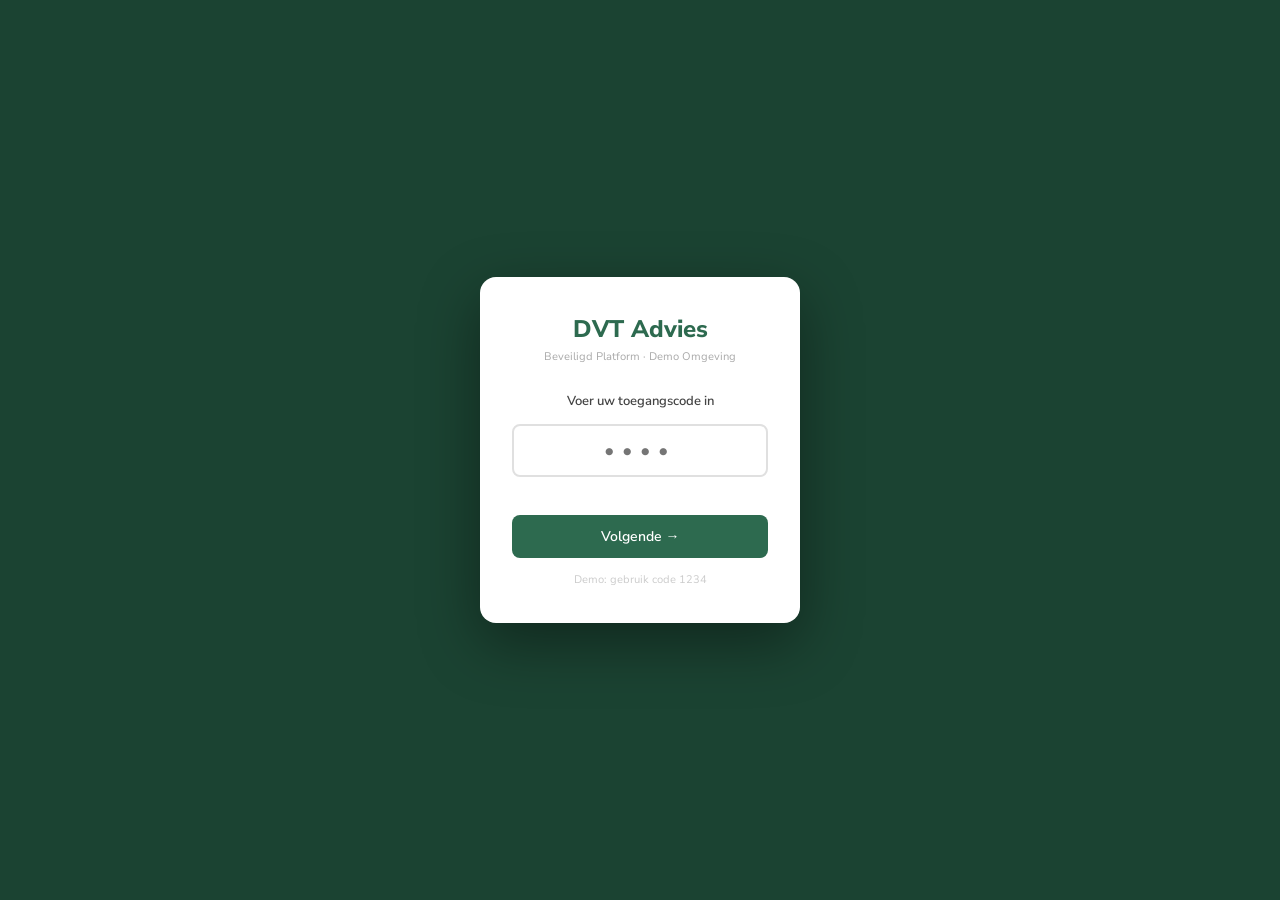
<file: Enterprise Platforms/dvtadvies/index.html>
<!DOCTYPE html>
<html lang="nl">
<head>
<meta charset="UTF-8">
<meta name="viewport" content="width=device-width, initial-scale=1.0">
<title>DVTadvies Digitaal Platform</title>
<link href="https://fonts.googleapis.com/css2?family=Raleway:wght@400;600;700;800&family=Nunito+Sans:ital,wght@0,300;0,400;0,600;0,700;1,400&display=swap" rel="stylesheet">

<link rel="stylesheet" href="styles.css">
</head>
<body>
<div class="sidebar">
  <div class="logo-area">
    <div class="logo-text">DVTadvies</div>
    <div class="logo-sub">Duurzaamheid &amp; Energie</div>
    <div class="logo-loc">📍 Savannahweg 25b · Utrecht</div>
    <div class="ai-pill">✦ Digitaal Platform</div>
  </div>
  <nav class="nav">
    <div class="nav-section">Overzicht</div>
    <div class="nav-item active" onclick="show('dashboard',this)"><span class="nav-icon">◈</span> Dashboard</div>
    <div class="nav-section">Applicaties</div>
    <div class="nav-item" onclick="show('rapport',this)"><span class="nav-icon">✦</span> Rapport Schrijver</div>
    <div class="nav-item" onclick="show('excel',this)"><span class="nav-icon">⊞</span> Excel Assistent</div>
    <div class="nav-item" onclick="show('beng',this)"><span class="nav-icon">⟁</span> BENG Checker</div>
    <div class="nav-item" onclick="show('normen',this)"><span class="nav-icon">⚖</span> Norm Monitor</div>
    <div class="nav-item" onclick="show('kennis',this)"><span class="nav-icon">◎</span> Kennisbank</div>
    <div class="nav-item" onclick="show('concept',this)"><span class="nav-icon">◐</span> Concept Generator</div>
    <div class="nav-item" onclick="show('variant',this)"><span class="nav-icon">⇄</span> Variant Vergelijker</div>
    <div class="nav-item" onclick="show('wkb',this)"><span class="nav-icon">⬡</span> WKB Dossier</div>
  </nav>
  <div class="sidebar-footer">
    <div class="user-block">
      <div class="user-av">DT</div>
      <div><div class="user-name">D. van Tienen</div><div class="user-role">Adviseur · DVTadvies</div></div>
    </div>
  </div>
</div>

<div class="main">
  <div class="topbar">
    <div class="page-title" id="ptitle">Dashboard</div>
    <button class="mob-toggle" onclick="mobToggle()"><span></span><span></span><span></span></button>
    <div class="topbar-right">
      <div class="topbar-badge">🌿 Systeem Actief</div>
      <button class="btn btn-outline btn-sm intro-trigger" onclick="openOnboarding(true)">👋 Introductie</button>
    </div>
  </div>
  <div class="content">

    <!-- DASHBOARD -->
    <div class="page active" id="page-dashboard">
      <div class="cards-grid">
        <div class="stat-card"><div class="stat-num">31</div><div class="stat-label">Actieve projecten</div><div class="stat-delta up">↑ 4 t.o.v. vorige maand</div></div>
        <div class="stat-card"><div class="stat-num">148</div><div class="stat-label">Energielabels verwerkt</div><div class="stat-delta up">↑ dit kwartaal</div></div>
        <div class="stat-card"><div class="stat-num">412 t</div><div class="stat-label">CO₂ bespaard dit jaar</div><div class="stat-delta up">↑ op schema Paris Proof</div></div>
        <div class="stat-card"><div class="stat-num">38.4</div><div class="stat-label">Uren bespaard</div><div class="stat-delta up">↑ deze maand · €5.376 waarde</div></div>
      </div>
      <div class="section-header"><div class="section-title">Werkruimte overzicht</div></div>
      <div class="panel-grid dashboard-overview-grid">
        <div class="panel">
          <div class="panel-head"><div class="panel-icon">▦</div><div class="panel-title">Apps in grid</div></div>
          <div class="panel-body">
            <div class="app-grid-overview">
              <button class="app-tile"><span class="app-ic">✦</span><span class="app-name">Rapport Schrijver</span></button>
              <button class="app-tile"><span class="app-ic">⊞</span><span class="app-name">Excel Assistent</span></button>
              <button class="app-tile"><span class="app-ic">⟁</span><span class="app-name">BENG Checker</span></button>
              <button class="app-tile"><span class="app-ic">⚖</span><span class="app-name">Norm Monitor</span></button>
              <button class="app-tile"><span class="app-ic">◎</span><span class="app-name">Kennisbank</span></button>
              <button class="app-tile"><span class="app-ic">⬡</span><span class="app-name">WKB Dossier</span></button>
            </div>
          </div>
        </div>
        <div class="panel">
          <div class="panel-head"><div class="panel-icon">💬</div><div class="panel-title">Interne chatgroepen</div></div>
          <div class="panel-body">
            <div class="chat-groups">
              <div class="chat-group-item"><div><div class="chat-group-name">Projectteam Leidsche Rijn</div><div class="chat-group-meta">8 collega's · laatste update 09:12</div></div><span class="pill p-green">3 nieuw</span></div>
              <div class="chat-group-item"><div><div class="chat-group-name">BENG specialisten</div><div class="chat-group-meta">5 collega's · laatste update 08:47</div></div><span class="pill p-amber">1 vraag</span></div>
              <div class="chat-group-item"><div><div class="chat-group-name">Installatie ontwerp review</div><div class="chat-group-meta">11 collega's · laatste update gister</div></div><span class="pill p-teal">Actief</span></div>
              <div class="chat-group-item"><div><div class="chat-group-name">Kennisdeling Utrecht</div><div class="chat-group-meta">14 collega's · laatste update maandag</div></div><span class="pill p-green">Open</span></div>
            </div>
          </div>
        </div>
      </div>
      <div class="section-header"><div class="section-title">Actieve Projecten</div><button class="btn btn-outline btn-sm" onclick="qaAnalyse()">⚡ Analyseer projecten</button></div>
      <div class="table-card">
        <div class="table-header"><div class="table-title">Lopende opdrachten</div><button class="btn btn-outline btn-sm">Filter ▾</button></div>
        <table>
          <tr><th>Project</th><th>Opdrachtgever</th><th>Type</th><th>Status</th><th>Deadline</th><th></th></tr>
          <tr><td><strong>Energielabel bestaande bouw Lombok</strong></td><td>Portaal Wonen</td><td>Energielabel A+</td><td><span class="pill p-green">Actief</span></td><td>9 mei 2026</td><td><button class="btn btn-outline btn-sm">Open</button></td></tr>
          <tr><td><strong>DUMAVA subsidie kantoor Leidsche Rijn</strong></td><td>ASR Vastgoed</td><td>DUMAVA aanvraag</td><td><span class="pill p-amber">In review</span></td><td>30 apr 2026</td><td><button class="btn btn-primary btn-sm">Review</button></td></tr>
          <tr><td><strong>Klimaatneutrale renovatie Overvecht</strong></td><td>Mitros Wonen</td><td>CO₂-Routekaart</td><td><span class="pill p-green">Actief</span></td><td>14 jun 2026</td><td><button class="btn btn-outline btn-sm">Open</button></td></tr>
          <tr><td><strong>Circulaire sloopmelding Transwijk</strong></td><td>Gemeente Utrecht</td><td>Circulaire bouw</td><td><span class="pill p-sage">Concept</span></td><td>5 jul 2026</td><td><button class="btn btn-outline btn-sm">Open</button></td></tr>
          <tr><td><strong>Duurzaamheidsscan Papendorp-Noord</strong></td><td>Amvest</td><td>Duurzaamheidscan</td><td><span class="pill p-red">Urgent</span></td><td>23 apr 2026</td><td><button class="btn btn-primary btn-sm">Open</button></td></tr>
        </table>
      </div>
      <div class="panel-grid">
        <div class="panel">
          <div class="panel-head"><div class="panel-icon">🌱</div><div class="panel-title">Tijdsbesparing deze maand</div></div>
          <div class="panel-body">
            <div style="margin-bottom:12px;"><div style="display:flex;justify-content:space-between;font-size:12px;margin-bottom:4px;"><span>Energielabel rapportages</span><span style="font-weight:700;color:var(--forest)">16.2 uur</span></div><div class="prog-wrap"><div class="prog-bar" style="width:85%"></div></div></div>
            <div style="margin-bottom:12px;"><div style="display:flex;justify-content:space-between;font-size:12px;margin-bottom:4px;"><span>DUMAVA subsidiedossiers</span><span style="font-weight:700;color:var(--forest)">12.7 uur</span></div><div class="prog-wrap"><div class="prog-bar" style="width:66%"></div></div></div>
            <div><div style="display:flex;justify-content:space-between;font-size:12px;margin-bottom:4px;"><span>CO₂ berekeningen &amp; normen</span><span style="font-weight:700;color:var(--forest)">9.5 uur</span></div><div class="prog-wrap"><div class="prog-bar" style="width:50%"></div></div></div>
            <div style="margin-top:14px;padding-top:12px;border-top:1px solid var(--border);font-size:13px;"><strong style="color:var(--forest);font-size:18px;font-family:'Raleway',sans-serif;">38.4 uur</strong> <span style="color:var(--mid)">bespaard · €5.376 waarde</span></div>
          </div>
        </div>
        <div class="panel">
          <div class="panel-head"><div class="panel-icon">🔔</div><div class="panel-title">Recente Meldingen</div></div>
          <div class="panel-body">
            <div style="display:flex;flex-direction:column;gap:10px;">
              <div style="display:flex;gap:10px;"><div style="width:7px;height:7px;border-radius:50%;background:var(--sage);margin-top:5px;flex-shrink:0;"></div><div><div style="font-size:12.5px;font-weight:700;">Energielabel rapport klaar</div><div style="font-size:11px;color:var(--soft);">Portaal Wonen · Lombok · 3 min geleden</div></div></div>
              <div style="display:flex;gap:10px;"><div style="width:7px;height:7px;border-radius:50%;background:var(--amber);margin-top:5px;flex-shrink:0;"></div><div><div style="font-size:12.5px;font-weight:700;">DUMAVA deadline nadert</div><div style="font-size:11px;color:var(--soft);">ASR Vastgoed · 7 dagen resterende</div></div></div>
              <div style="display:flex;gap:10px;"><div style="width:7px;height:7px;border-radius:50%;background:var(--green);margin-top:5px;flex-shrink:0;"></div><div><div style="font-size:12.5px;font-weight:700;">CO₂-routekaart bijgewerkt</div><div style="font-size:11px;color:var(--soft);">Mitros Wonen · Overvecht · verwerkt</div></div></div>
              <div style="display:flex;gap:10px;"><div style="width:7px;height:7px;border-radius:50%;background:var(--red);margin-top:5px;flex-shrink:0;"></div><div><div style="font-size:12.5px;font-weight:700;">Urgent: duurzaamheidsscan</div><div style="font-size:11px;color:var(--soft);">Amvest · Papendorp-Noord · vandaag</div></div></div>
            </div>
          </div>
        </div>
      </div>
    </div>

    <!-- RAPPORT SCHRIJVER -->
    <div class="page" id="page-rapport">
      <div class="panel-grid">
        <div class="panel">
          <div class="panel-head"><div class="panel-icon">✦</div><div class="panel-title">Rapport configuratie</div></div>
          <div class="panel-body">
            <div style="margin-bottom:14px;"><label class="lbl">Rapport type</label>
              <div class="report-type-grid">
                <div class="rt-btn sel" onclick="selRT(this)"><div class="rt-title">Energielabel Rapport</div><div class="rt-sub">NTA 8800 · bestaande bouw</div></div>
                <div class="rt-btn" onclick="selRT(this)"><div class="rt-title">DUMAVA Subsidieadvies</div><div class="rt-sub">Aanvraagdossier &amp; begroting</div></div>
                <div class="rt-btn" onclick="selRT(this)"><div class="rt-title">Duurzaamheidsscan</div><div class="rt-sub">Nulmeting + maatregelplan</div></div>
                <div class="rt-btn" onclick="selRT(this)"><div class="rt-title">CO₂-Routekaart</div><div class="rt-sub">Klimaatneutraal 2030/2050</div></div>
              </div>
            </div>
            <div style="margin-bottom:12px;"><label class="lbl">Project naam</label><input class="inp" type="text" value="Duurzaamheidsscan Papendorp-Noord"></div>
            <div style="margin-bottom:12px;"><label class="lbl">Opdrachtgever</label><input class="inp" type="text" value="Amvest Vastgoed BV"></div>
            <div style="margin-bottom:14px;"><label class="lbl">Projectomschrijving</label><textarea class="inp ta">Bestaand kantoorcomplex 4.200 m² BVO, bouwjaar 1997. Huidige energielabel C. Scope: volledige nulmeting duurzaamheid, maatregelplan naar label A, berekening CO₂-reductie en DUMAVA subsidie haalbaarheid.</textarea></div>
            <button class="btn btn-primary" style="width:100%;" onclick="genRapport()">🌿 Genereer rapport</button>
          </div>
        </div>
        <div class="panel">
          <div class="panel-head"><div class="panel-icon">📄</div><div class="panel-title">Rapport Output</div></div>
          <div class="panel-body">
            <div id="rp-prog" style="display:none;"><div class="prog-wrap"><div class="prog-bar" id="rpbar" style="width:0%"></div></div><div style="font-size:11px;color:var(--mid);margin-top:4px;" id="rp-lbl">Verwerken...</div></div>
            <div class="out-box" id="rp-out"><span style="color:var(--soft);">Selecteer rapporttype en klik op genereren. Het platform stelt automatisch een volledig Nederlandstalig duurzaamheidsrapport op conform DVTadvies-templates en actuele normen (NTA 8800, DUMAVA, Paris Proof).</span></div>
            <div id="rp-acts" style="display:none;margin-top:12px;gap:8px;flex-wrap:wrap;"></div>
          </div>
        </div>
      </div>
    </div>

    <!-- EXCEL ASSISTENT -->
    <div class="page" id="page-excel">
      <div class="panel-grid">
        <div class="panel">
          <div class="panel-head"><div class="panel-icon">⊞</div><div class="panel-title">Excel uploaden of plakken</div></div>
          <div class="panel-body">
            <div class="drop-zone" onclick="loadXLS()"><div style="font-size:28px;margin-bottom:8px;">📊</div><div style="font-size:13px;color:var(--mid);font-weight:600;">Sleep uw Excel bestand hiernaartoe</div><div style="font-size:11px;color:var(--soft);margin-top:3px;">of klik om te bladeren · .xlsx .xls .csv</div></div>
            <div style="text-align:center;font-size:12px;color:var(--soft);margin-bottom:10px;">— of laad demo bestand —</div>
            <button class="btn btn-outline" style="width:100%;margin-bottom:12px;" onclick="loadXLS()">📂 Laad demo: energielabel_berekening.xlsx</button>
            <div style="margin-bottom:12px;"><label class="lbl">Instructie</label><textarea class="inp ta" style="min-height:60px;">Vul ontbrekende energieprestatie-indicatoren in via NTA 8800, bereken het totale energiegebruik per m² en stel het voorlopige energielabel vast.</textarea></div>
            <button class="btn btn-primary" style="width:100%;" onclick="procXLS()">🌿 Verwerk automatisch</button>
          </div>
        </div>
        <div class="panel">
          <div class="panel-head"><div class="panel-icon">✨</div><div class="panel-title">Resultaat</div></div>
          <div class="panel-body" id="xls-body"><div style="color:var(--soft);font-size:13px;text-align:center;padding:20px 0;">Upload of laad een Excel bestand om te beginnen.</div></div>
        </div>
      </div>
    </div>

    <!-- BENG CHECKER -->
    <div class="page" id="page-beng">
      <div class="panel-grid">
        <div class="panel">
          <div class="panel-head"><div class="panel-icon">⟁</div><div class="panel-title">BENG Invoer — Bestaande Bouw</div></div>
          <div class="panel-body">
            <div class="beng-grid">
              <div><label class="lbl">Gebouwtype</label><select class="inp" style="padding:8px 10px;"><option>Woongebouw bestaand</option><option>Kantoor bestaand</option><option>Woning (rijtjeshuis)</option><option>Appartementencomplex</option><option>Zorggebouw</option></select></div>
              <div><label class="lbl">Gebruiksoppervlak m²</label><input type="number" value="4200" class="inp" style="padding:8px 10px;"></div>
              <div><label class="lbl">Bouwjaar</label><input type="number" value="1997" class="inp" style="padding:8px 10px;"></div>
              <div><label class="lbl">Huidig energielabel</label><select class="inp" style="padding:8px 10px;"><option>C</option><option>D</option><option>E</option><option>F</option><option>G</option><option>B</option><option>A</option></select></div>
              <div><label class="lbl">Rc gevel na renovatie (m²K/W)</label><input type="number" value="4.5" step="0.1" class="inp" style="padding:8px 10px;"></div>
              <div><label class="lbl">Warmtepomp COP</label><input type="number" value="3.9" step="0.1" class="inp" style="padding:8px 10px;"></div>
            </div>
            <div style="margin-bottom:14px;"><label class="lbl">Duurzame energiesystemen</label>
              <div style="display:flex;flex-wrap:wrap;gap:12px;">
                <label style="display:flex;align-items:center;gap:5px;font-size:12px;cursor:pointer;"><input type="checkbox" checked> Warmtepomp</label>
                <label style="display:flex;align-items:center;gap:5px;font-size:12px;cursor:pointer;"><input type="checkbox" checked> PV panelen</label>
                <label style="display:flex;align-items:center;gap:5px;font-size:12px;cursor:pointer;"><input type="checkbox"> WKO systeem</label>
                <label style="display:flex;align-items:center;gap:5px;font-size:12px;cursor:pointer;"><input type="checkbox" checked> WTW ventilatie</label>
                <label style="display:flex;align-items:center;gap:5px;font-size:12px;cursor:pointer;"><input type="checkbox"> Groendak</label>
              </div>
            </div>
            <button class="btn btn-primary" style="width:100%;" onclick="checkBENG()">⟁ Bereken BENG indicatoren</button>
          </div>
        </div>
        <div class="panel">
          <div class="panel-head"><div class="panel-icon">✅</div><div class="panel-title">BENG Resultaten &amp; Labelprognose</div></div>
          <div class="panel-body" id="beng-body"><div style="color:var(--soft);font-size:13px;text-align:center;padding:20px 0;">Vul de invoergegevens in en klik op berekenen om de BENG indicatoren en het verwachte energielabel te zien.</div></div>
        </div>
      </div>
    </div>

    <!-- NORM MONITOR -->
    <div class="page" id="page-normen">
      <div class="section-header"><div class="section-title">Actuele regelgeving · Duurzaamheid &amp; Energielabels</div><div class="topbar-badge" style="font-size:11px;">🌿 4 nieuwe updates</div></div>
      <div class="norm-list">
        <div class="norm-item" style="border-left:3px solid var(--green);">
          <div class="norm-date">21 apr<br>2026</div>
          <div><div class="ntitle">DUMAVA 2026 — Subsidieregeling uitgebreid</div><div class="nsub">Maximale subsidie verhoogd naar €7,5 mln per aanvraag. Nieuwe categorieën voor warmtenetten en circulaire sloop. Aanvragen open t/m 30 juni 2026.</div><span class="ntag t-dumava">DUMAVA</span><div style="margin-top:8px;"><button class="btn btn-primary btn-sm" onclick="normImpact(0,this)">Bekijk impact voor mijn projecten</button></div><div id="ni-0"></div></div>
        </div>
        <div class="norm-item" style="border-left:3px solid var(--amber);">
          <div class="norm-date">10 apr<br>2026</div>
          <div><div class="ntitle">Verplicht energielabel C voor kantoren per 2027</div><div class="nsub">Energielabelverplichting kantoren aangescherpt: label C minimaal per 1 januari 2027, label A in 2030. Geldt voor gebouwen ≥100 m² BVO in gebruik als kantoor.</div><span class="ntag t-label">Energielabel</span><div style="margin-top:8px;"><button class="btn btn-outline btn-sm" onclick="normImpact(1,this)">Check mijn kantorenportefeuille</button></div><div id="ni-1"></div></div>
        </div>
        <div class="norm-item" style="border-left:3px solid var(--forest);">
          <div class="norm-date">5 apr<br>2026</div>
          <div><div class="ntitle">Paris Proof 2030 — sectorale CO₂ doelstellingen</div><div class="nsub">DGBC publiceert aangescherpte Paris Proof targets. Woningen: max 50 kWh/m²/jr in 2030. Kantoren: max 55 kWh/m²/jr. Monitoring via jaarlijkse EPV-rapportage.</div><span class="ntag t-paris">Paris Proof</span></div>
        </div>
        <div class="norm-item" style="border-left:3px solid #1A6A9A;">
          <div class="norm-date">28 mrt<br>2026</div>
          <div><div class="ntitle">Bbl wijziging: circulaire sloop verplicht bij renovatie</div><div class="nsub">Materiaalpasspoort verplicht bij renovaties &gt;500 m² BVO vanaf 1 jan 2027. Bouwstofverklaring voor hergebruikte materialen vereist.</div><span class="ntag t-circ">Circulair</span><div style="margin-top:8px;"><button class="btn btn-outline btn-sm">Circulaire checklist ophalen</button></div></div>
        </div>
        <div class="norm-item" style="border-left:3px solid var(--forest-mid);">
          <div class="norm-date">15 mrt<br>2026</div>
          <div><div class="ntitle">NTA 8800:2026 update — bepalingsmethode bestaande bouw</div><div class="nsub">Herziene NTA 8800 met verbeterde rekenmethodiek voor installatiesystemen en warmtepompen. Impact op definitieve energielabelberekening bestaand vastgoed.</div><span class="ntag t-beng">NTA 8800</span><span class="ntag t-label" style="margin-left:4px;">Energielabel</span></div>
        </div>
      </div>
    </div>

    <!-- KENNISBANK -->
    <div class="page" id="page-kennis">
      <div class="search-bar">
        <input class="inp" type="text" id="kb-q" placeholder="Zoek in 280+ projecten en documenten..." value="energielabel bestaande bouw DUMAVA subsidie" style="flex:1;">
        <button class="btn btn-primary" onclick="searchKB()">🌿 Zoeken</button>
      </div>
      <div style="font-size:12px;color:var(--soft);margin-bottom:14px;" id="kb-meta"></div>
      <div id="kb-results"></div>
    </div>

    <!-- CONCEPT GENERATOR -->
    <div class="page" id="page-concept">
      <div class="panel-grid">
        <div class="panel">
          <div class="panel-head"><div class="panel-icon">◐</div><div class="panel-title">Concept configuratie</div></div>
          <div class="panel-body">
            <div style="margin-bottom:14px;"><label class="lbl">Gebouwtype</label>
              <select class="inp" id="cg-type" style="padding:8px 10px;">
                <option>Kantoor</option>
                <option>Woning</option>
                <option>Zorggebouw</option>
                <option>School</option>
                <option>Logistiek</option>
                <option>Horeca / Hotel</option>
              </select>
            </div>
            <div style="margin-bottom:14px;"><label class="lbl">Gebruiksoppervlak (m²)</label><input class="inp" type="number" id="cg-m2" value="2500" style="padding:8px 10px;"></div>
            <div style="margin-bottom:18px;"><label class="lbl">Bouwstaat</label>
              <select class="inp" id="cg-state" style="padding:8px 10px;">
                <option>Nieuwbouw</option>
                <option>Renovatie bestaande bouw</option>
                <option>Transformatie (functiewijziging)</option>
              </select>
            </div>
            <button class="btn btn-primary" style="width:100%;" onclick="genConcept()">🌿 Genereer concepten</button>
          </div>
        </div>
        <div class="panel">
          <div class="panel-head"><div class="panel-icon">💡</div><div class="panel-title">Systeem suggesties</div></div>
          <div class="panel-body" id="cg-out"><div style="color:var(--soft);font-size:13px;text-align:center;padding:20px 0;">Vul de parameters in en klik op genereren voor conceptuele systeemopties.</div></div>
        </div>
      </div>
    </div>

    <div class="page" id="page-variant">
      <div class="panel" style="margin-bottom:20px;">
        <div class="panel-head"><div class="panel-icon">⇄</div><div class="panel-title">Project context</div></div>
        <div class="panel-body">
          <div style="display:grid;grid-template-columns:2fr 1fr 1fr 1fr;gap:12px;align-items:end;">
            <div><label class="lbl">Project</label><input class="inp" id="vc-proj" value="Papendorp-Noord Fase 1 kantoor" style="padding:8px 10px;"></div>
            <div><label class="lbl">Huidig BENG 1</label><input class="inp" type="number" id="vc-b1" value="35" style="padding:8px 10px;"></div>
            <div><label class="lbl">Huidig BENG 2</label><input class="inp" type="number" id="vc-b2" value="25" style="padding:8px 10px;"></div>
            <div><label class="lbl">Huidig BENG 3</label><input class="inp" type="number" id="vc-b3" value="71" style="padding:8px 10px;"></div>
          </div>
        </div>
      </div>
      <div class="panel" style="margin-bottom:20px;">
        <div class="panel-head"><div class="panel-icon">+</div><div class="panel-title">Varianten configureren</div></div>
        <div class="panel-body">
          <div class="vc-grid">
            <div class="vc-card"><div class="vc-title">Variant A</div>
              <div style="margin-bottom:8px;"><label class="lbl">Maatregel</label><input class="inp" value="PV 80 kWp (huidige staat)" style="padding:7px 10px;font-size:12px;"></div>
              <div style="display:grid;grid-template-columns:1fr 1fr;gap:8px;">
                <div><label class="lbl">Meerkosten</label><input class="inp" value="€ 0" style="padding:7px 10px;font-size:12px;"></div>
                <div><label class="lbl">DUMAVA</label><select class="inp" style="padding:7px 10px;font-size:12px;"><option selected>Nee</option><option>Ja</option></select></div>
              </div>
            </div>
            <div class="vc-card"><div class="vc-title">Variant B</div>
              <div style="margin-bottom:8px;"><label class="lbl">Maatregel</label><input class="inp" value="PV uitbreiding 80 → 160 kWp" style="padding:7px 10px;font-size:12px;"></div>
              <div style="display:grid;grid-template-columns:1fr 1fr;gap:8px;">
                <div><label class="lbl">Meerkosten</label><input class="inp" value="€ 62.000" style="padding:7px 10px;font-size:12px;"></div>
                <div><label class="lbl">DUMAVA</label><select class="inp" style="padding:7px 10px;font-size:12px;"><option>Nee</option><option selected>Ja</option></select></div>
              </div>
            </div>
            <div class="vc-card"><div class="vc-title">Variant C</div>
              <div style="margin-bottom:8px;"><label class="lbl">Maatregel</label><input class="inp" value="PV 160 kWp + WKO systeem" style="padding:7px 10px;font-size:12px;"></div>
              <div style="display:grid;grid-template-columns:1fr 1fr;gap:8px;">
                <div><label class="lbl">Meerkosten</label><input class="inp" value="€ 185.000" style="padding:7px 10px;font-size:12px;"></div>
                <div><label class="lbl">DUMAVA</label><select class="inp" style="padding:7px 10px;font-size:12px;"><option selected>Nee</option><option>Ja</option></select></div>
              </div>
            </div>
          </div>
          <button class="btn btn-primary" style="width:100%;" onclick="variantAnalyse()">⇄ Analyseer varianten</button>
        </div>
      </div>
      <div id="vc-result"></div>
    </div>

    <div class="page" id="page-wkb">
      <div class="panel-grid">
        <div class="panel">
          <div class="panel-head"><div class="panel-icon">⬡</div><div class="panel-title">Project configuratie</div></div>
          <div class="panel-body">
            <div style="margin-bottom:12px;"><label class="lbl">Projectnaam</label><input class="inp" value="Overvecht Duurzaam Wooncomplex" style="padding:8px 10px;"></div>
            <div style="margin-bottom:12px;"><label class="lbl">Opdrachtgever</label><input class="inp" value="Portaal Woonstichting" style="padding:8px 10px;"></div>
            <div style="margin-bottom:12px;"><label class="lbl">Gevolgklasse</label><select class="inp" style="padding:8px 10px;"><option selected>Gevolgklasse 1 — Laag risico</option><option>Gevolgklasse 2 — Gemiddeld risico</option><option>Gevolgklasse 3 — Hoog risico</option></select></div>
            <div style="margin-bottom:12px;"><label class="lbl">Gebruiksfunctie</label><select class="inp" style="padding:8px 10px;"><option selected>Woonfunctie</option><option>Kantoorfunctie</option><option>Gezondheidszorgfunctie</option></select></div>
            <div style="margin-bottom:14px;"><label class="lbl">Bouwfase</label><select class="inp" style="padding:8px 10px;"><option>Initiatief / SO</option><option>Voorontwerp</option><option selected>Definitief Ontwerp</option><option>Bestek</option><option>Uitvoering</option><option>Oplevering</option></select></div>
            <button class="btn btn-primary" style="width:100%;" onclick="wkbBuild()">⬡ Genereer WKB dossier</button>
          </div>
        </div>
        <div class="panel">
          <div class="panel-head"><div class="panel-icon">📋</div><div class="panel-title">WKB Checklist</div></div>
          <div class="panel-body" id="wkb-body"><div style="color:var(--soft);font-size:13px;text-align:center;padding:20px 0;">Configureer het project en klik op genereren.</div></div>
        </div>
      </div>
    </div>

  </div>
</div>

<div id="lockScreen">
  <div class="lock-card">
    <div class="lock-title">DVT Advies</div>
    <div class="lock-sub">Beveiligd Platform · Demo Omgeving</div>
    <div id="lock-step1" class="lock-step">
      <div class="lock-label">Voer uw toegangscode in</div>
      <input class="lock-inp" id="lock-pin" type="password" maxlength="4" placeholder="••••" oninput="if(this.value.length===4)checkPin()">
      <div class="lock-err" id="lock-err"></div>
      <button class="lock-btn" onclick="checkPin()">Volgende →</button>
      <div class="lock-hint">Demo: gebruik code 1234</div>
    </div>
    <div id="lock-step2" class="lock-step lock-fade">
      <div style="font-size:28px;margin-bottom:12px;">📱</div>
      <div class="lock-label">Twee-factor authenticatie</div>
      <div style="font-size:12px;color:#999;margin-bottom:16px;">Voer de 6-cijferige code in<br>uit uw authenticator-app</div>
      <input class="lock-inp" id="lock-otp" type="text" maxlength="6" placeholder="000000" oninput="if(this.value.replace(/\D/g,'').length>=6)checkOtp()" style="letter-spacing:4px;">
      <div class="lock-err" id="lock-otp-err"></div>
      <button class="lock-btn" onclick="checkOtp()">Verifiëren</button>
      <div class="lock-hint">Demo: gebruik willekeurige 6 cijfers</div>
    </div>
  </div>
</div>
<div id="demoToast">✨ Deze functie is binnenkort beschikbaar in de volledige versie van het platform.</div>
<div class="mob-overlay" id="mobOv" onclick="mobClose()"></div>
<!-- QA OVERLAY -->
<div class="qa-ov" id="qaOv">
  <div class="qa-modal">
    <div class="qa-mhead">
      <div class="qa-title">⚡ QA Analyse — Projecten</div>
      <button class="qa-close" onclick="closeQA()">✕</button>
    </div>
    <div id="qa-badge-wrap"></div>
    <div class="qa-list" id="qa-list"></div>
  </div>
</div>

<div class="intro-ov" id="introOv" aria-hidden="true">
  <div class="intro-card" role="dialog" aria-modal="true" aria-labelledby="introTitle">
    <div class="intro-head">
      <div>
        <div class="intro-kicker">Nieuw op het platform?</div>
        <h2 id="introTitle">Snelle rondleiding</h2>
      </div>
      <button class="intro-close" onclick="closeOnboarding(true)" aria-label="Sluiten">&times;</button>
    </div>
    <p class="intro-body" id="introBody"></p>
    <div class="intro-progress-wrap">
      <div class="intro-progress"><div class="intro-progress-bar" id="introProgressBar"></div></div>
      <div class="intro-step" id="introStepLabel">Stap 1 van 5</div>
    </div>
    <div class="intro-dots" id="introDots"></div>
    <div class="intro-actions">
      <button class="btn btn-outline btn-sm" id="introPrev" onclick="onboardingPrev()">← Vorige</button>
      <div style="display:flex;gap:8px;">
        <button class="btn btn-outline btn-sm" onclick="closeOnboarding(false)">Later</button>
        <button class="btn btn-primary btn-sm" id="introNext" onclick="onboardingNext()">Volgende →</button>
      </div>
    </div>
  </div>
</div>

<!-- CHATBOT WIDGET -->
<div class="chat-float">
  <button class="chat-btn" onclick="toggleChat()" title="Assistent">💬<span class="chat-dot"></span></button>
</div>
<div class="chat-win" id="chatWin">
  <div class="chat-head">
    <div><div class="chat-head-name">DVTadvies Assistent</div><div class="chat-head-sub">🟢 Online &middot; stel gerust een vraag</div></div>
    <button class="chat-close" onclick="toggleChat()">&#215;</button>
  </div>
  <div class="chat-msgs" id="chatMsgs"></div>
  <div class="chat-chips" id="chatChips"></div>
  <div class="chat-inp-row">
    <input class="cinp" id="chatInp" placeholder="Stel een vraag..." onkeydown="if(event.key==='Enter')sendChat()">
    <button class="csend" onclick="sendChat()">&#8593;</button>
  </div>
</div>

  <script src="script.js" defer></script>
</body>
</html>
</file>
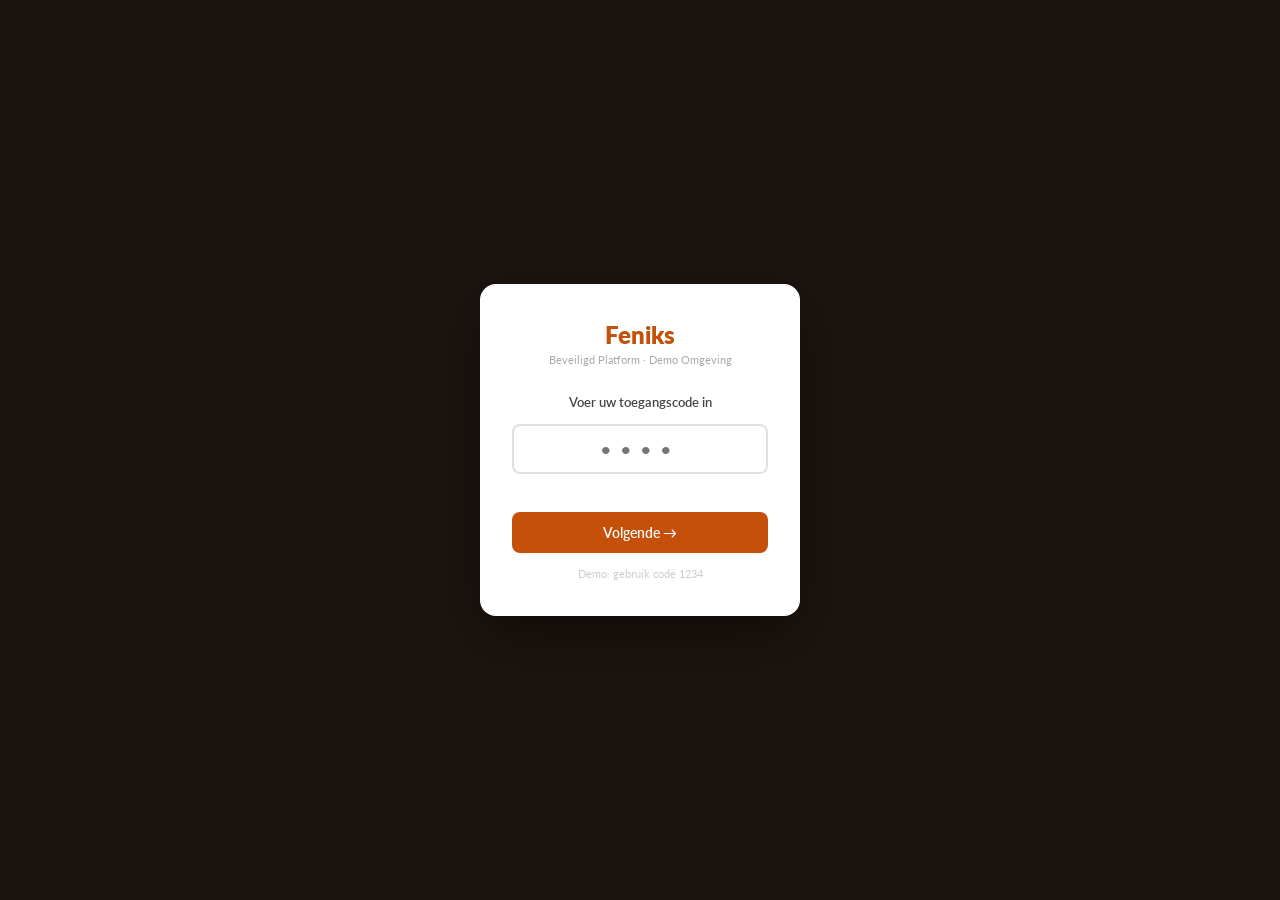
<file: Enterprise Platforms/feniks/index.html>
<!DOCTYPE html>
<html lang="nl">
<head>
<meta charset="UTF-8">
<meta name="viewport" content="width=device-width, initial-scale=1.0">
<title>Feniks Digitaal Platform</title>
<link href="https://fonts.googleapis.com/css2?family=Crimson+Text:ital,wght@0,400;0,600;0,700;1,400&family=Lato:wght@300;400;500;700&display=swap" rel="stylesheet">

<link rel="stylesheet" href="styles.css">
</head>
<body>
<div class="sidebar">
  <div class="logo-area">
    <div class="logo-text">Feniks</div>
    <div class="logo-sub">Installatie-adviseurs</div>
    <div class="logo-tagline">40 jaar vakmanschap · Utrecht</div>
    <div class="ai-pill">🔥 Digitaal Platform</div>
  </div>
  <nav class="nav">
    <div class="nav-section">Overzicht</div>
    <div class="nav-item active" onclick="show('dashboard',this)"><span class="nav-icon">◈</span> Dashboard</div>
    <div class="nav-section">Applicaties</div>
    <div class="nav-item" onclick="show('rapport',this)"><span class="nav-icon">✦</span> Rapport Schrijver</div>
    <div class="nav-item" onclick="show('excel',this)"><span class="nav-icon">⊞</span> Excel Assistent</div>
    <div class="nav-item" onclick="show('beng',this)"><span class="nav-icon">⟁</span> BENG Checker</div>
    <div class="nav-item" onclick="show('normen',this)"><span class="nav-icon">⚖</span> Norm Monitor</div>
    <div class="nav-item" onclick="show('kennis',this)"><span class="nav-icon">◎</span> Kennisbank</div>
    <div class="nav-item" onclick="show('concept',this)"><span class="nav-icon">◐</span> Concept Generator</div>
    <div class="nav-item" onclick="show('variant',this)"><span class="nav-icon">⇄</span> Variant Vergelijker</div>
    <div class="nav-item" onclick="show('wkb',this)"><span class="nav-icon">⬡</span> WKB Dossier</div>
  </nav>
  <div class="sidebar-footer">
    <div class="user-block">
      <div class="user-av">HT</div>
      <div><div class="user-name">H. Tromp</div><div class="user-role">Directeur · Feniks</div></div>
    </div>
  </div>
</div>

<div class="main">
  <div class="topbar">
    <div class="page-title" id="ptitle">Dashboard</div>
    <button class="mob-toggle" onclick="mobToggle()"><span></span><span></span><span></span></button>
    <div class="topbar-right">
      <div class="topbar-badge">🔥 Systeem Actief</div>
      <button class="btn btn-outline btn-sm intro-trigger" onclick="openOnboarding(true)">👋 Introductie</button>
    </div>
  </div>
  <div class="content">

    <!-- DASHBOARD -->
    <div class="page active" id="page-dashboard">
      <div class="cards-grid">
        <div class="stat-card"><div class="stat-num">12</div><div class="stat-label">Actieve projecten</div><div class="stat-delta up">↑ 2 t.o.v. vorige maand</div></div>
        <div class="stat-card"><div class="stat-num">5</div><div class="stat-label">Rapporten in behandeling</div><div class="stat-delta warn">⚠ 1 wacht op review</div></div>
        <div class="stat-card"><div class="stat-num">97%</div><div class="stat-label">Compliance rate</div><div class="stat-delta up">↑ Boven sectorgemiddelde</div></div>
        <div class="stat-card"><div class="stat-num">38</div><div class="stat-label">Uren bespaard (mnd)</div><div class="stat-delta up">↑ €5.320 waarde gecreëerd</div></div>
      </div>
      <div class="section-header"><div class="section-title">Werkruimte overzicht</div></div>
      <div class="panel-grid dashboard-overview-grid">
        <div class="panel">
          <div class="panel-head"><div class="panel-icon">▦</div><div class="panel-title">Apps in grid</div></div>
          <div class="panel-body">
            <div class="app-grid-overview">
              <button class="app-tile"><span class="app-ic">✦</span><span class="app-name">Rapport Schrijver</span></button>
              <button class="app-tile"><span class="app-ic">⊞</span><span class="app-name">Excel Assistent</span></button>
              <button class="app-tile"><span class="app-ic">⟁</span><span class="app-name">BENG Checker</span></button>
              <button class="app-tile"><span class="app-ic">⚖</span><span class="app-name">Norm Monitor</span></button>
              <button class="app-tile"><span class="app-ic">◎</span><span class="app-name">Kennisbank</span></button>
              <button class="app-tile"><span class="app-ic">⬡</span><span class="app-name">WKB Dossier</span></button>
            </div>
          </div>
        </div>
        <div class="panel">
          <div class="panel-head"><div class="panel-icon">💬</div><div class="panel-title">Interne chatgroepen</div></div>
          <div class="panel-body">
            <div class="chat-groups">
              <div class="chat-group-item"><div><div class="chat-group-name">Projectteam Leidsche Rijn</div><div class="chat-group-meta">8 collega's · laatste update 09:12</div></div><span class="pill p-green">3 nieuw</span></div>
              <div class="chat-group-item"><div><div class="chat-group-name">BENG specialisten</div><div class="chat-group-meta">5 collega's · laatste update 08:47</div></div><span class="pill p-amber">1 vraag</span></div>
              <div class="chat-group-item"><div><div class="chat-group-name">Installatie ontwerp review</div><div class="chat-group-meta">11 collega's · laatste update gister</div></div><span class="pill p-teal">Actief</span></div>
              <div class="chat-group-item"><div><div class="chat-group-name">Kennisdeling Utrecht</div><div class="chat-group-meta">14 collega's · laatste update maandag</div></div><span class="pill p-green">Open</span></div>
            </div>
          </div>
        </div>
      </div>
      <div class="section-header"><div class="section-title">Actieve Projecten</div><button class="btn btn-outline btn-sm" onclick="qaAnalyse()">⚡ Analyseer projecten</button></div>
      <div class="table-card">
        <div class="table-header"><div class="table-title">Lopende opdrachten</div><button class="btn btn-outline btn-sm">Filter ▾</button></div>
        <table>
          <tr><th>Project</th><th>Opdrachtgever</th><th>Type</th><th>Status</th><th>Deadline</th><th></th></tr>
          <tr><td><strong>Appartementen Lombok Utrecht</strong></td><td>Heijmans Wonen</td><td>Renovatie bestaande bouw</td><td><span class="pill p-green">Actief</span></td><td>18 mei 2026</td><td><button class="btn btn-outline btn-sm">Open</button></td></tr>
          <tr><td><strong>Geluidsadvies Leidsche Rijn</strong></td><td>Gemeente Utrecht</td><td>Akoestiek &amp; geluid</td><td><span class="pill p-amber">In review</span></td><td>30 apr 2026</td><td><button class="btn btn-primary btn-sm">Review</button></td></tr>
          <tr><td><strong>BIM Kwaliteitscheck Hoog Catharijne</strong></td><td>Unibail-Rodamco</td><td>BIM modellering</td><td><span class="pill p-green">Actief</span></td><td>9 jun 2026</td><td><button class="btn btn-outline btn-sm">Open</button></td></tr>
          <tr><td><strong>Directievoering Nieuwbouw Overvecht</strong></td><td>Mitros Woningen</td><td>Directievoering W/E</td><td><span class="pill p-fire">Concept</span></td><td>22 jun 2026</td><td><button class="btn btn-outline btn-sm">Open</button></td></tr>
          <tr><td><strong>Storing CV Kantoor Ien Dalessingel</strong></td><td>Stichting Kantoorhuur</td><td>Probleemdiagnose installatie</td><td><span class="pill p-red">Urgent</span></td><td>23 apr 2026</td><td><button class="btn btn-primary btn-sm">Open</button></td></tr>
        </table>
      </div>
      <div class="panel-grid">
        <div class="panel">
          <div class="panel-head"><div class="panel-icon">⚡</div><div class="panel-title">Tijdsbesparing deze maand</div></div>
          <div class="panel-body">
            <div style="margin-bottom:12px;"><div style="display:flex;justify-content:space-between;font-size:12px;margin-bottom:4px;color:var(--mid);"><span>Rapport generatie</span><span style="font-weight:700;color:var(--accent)">16.5 uur</span></div><div class="prog-wrap"><div class="prog-bar" style="width:87%"></div></div></div>
            <div style="margin-bottom:12px;"><div style="display:flex;justify-content:space-between;font-size:12px;margin-bottom:4px;color:var(--mid);"><span>Akoestische berekeningen</span><span style="font-weight:700;color:var(--accent)">11.8 uur</span></div><div class="prog-wrap"><div class="prog-bar" style="width:62%"></div></div></div>
            <div><div style="display:flex;justify-content:space-between;font-size:12px;margin-bottom:4px;color:var(--mid);"><span>BIM kwaliteitschecks</span><span style="font-weight:700;color:var(--accent)">9.7 uur</span></div><div class="prog-wrap"><div class="prog-bar" style="width:51%"></div></div></div>
            <div style="margin-top:14px;padding-top:12px;border-top:1px solid var(--border);font-size:13px;color:var(--mid);"><strong style="color:var(--accent);font-size:20px;font-family:'Crimson Text',serif;">38 uur</strong> bespaard · <strong style="color:var(--accent);">€5.320</strong> waarde gecreëerd</div>
          </div>
        </div>
        <div class="panel">
          <div class="panel-head"><div class="panel-icon">🔔</div><div class="panel-title">Recente Meldingen</div></div>
          <div class="panel-body">
            <div style="display:flex;flex-direction:column;gap:10px;">
              <div style="display:flex;gap:10px;"><div style="width:7px;height:7px;border-radius:50%;background:var(--accent);margin-top:5px;flex-shrink:0;"></div><div><div style="font-size:12.5px;font-weight:700;color:var(--text);">Akoestisch rapport klaar</div><div style="font-size:11px;color:var(--soft);">Leidsche Rijn Geluidsadvies · 3 min geleden</div></div></div>
              <div style="display:flex;gap:10px;"><div style="width:7px;height:7px;border-radius:50%;background:var(--amber);margin-top:5px;flex-shrink:0;"></div><div><div style="font-size:12.5px;font-weight:700;color:var(--text);">NEN norm update gedetecteerd</div><div style="font-size:11px;color:var(--soft);">NEN-EN 12354 · geluidsisolatie herziening</div></div></div>
              <div style="display:flex;gap:10px;"><div style="width:7px;height:7px;border-radius:50%;background:var(--green);margin-top:5px;flex-shrink:0;"></div><div><div style="font-size:12.5px;font-weight:700;color:var(--text);">BIM model gevalideerd</div><div style="font-size:11px;color:var(--soft);">Hoog Catharijne · clash check geslaagd</div></div></div>
              <div style="display:flex;gap:10px;"><div style="width:7px;height:7px;border-radius:50%;background:var(--red);margin-top:5px;flex-shrink:0;"></div><div><div style="font-size:12.5px;font-weight:700;color:var(--text);">Storing gemeld — actie vereist</div><div style="font-size:11px;color:var(--soft);">CV storing Ien Dalessingel · diagnose actief</div></div></div>
            </div>
          </div>
        </div>
      </div>
    </div>

    <!-- RAPPORT SCHRIJVER -->
    <div class="page" id="page-rapport">
      <div class="panel-grid">
        <div class="panel">
          <div class="panel-head"><div class="panel-icon">✦</div><div class="panel-title">Rapport configuratie</div></div>
          <div class="panel-body">
            <div style="margin-bottom:14px;"><label class="lbl">Rapport type</label>
              <div class="report-type-grid">
                <div class="rt-btn sel" onclick="selRT(this)"><div class="rt-title">Akoestisch Rapport</div><div class="rt-sub">Geluidsisolatie &amp; NEN normen</div></div>
                <div class="rt-btn" onclick="selRT(this)"><div class="rt-title">BIM Kwaliteitscheck</div><div class="rt-sub">Modelvalidatie &amp; clash detectie</div></div>
                <div class="rt-btn" onclick="selRT(this)"><div class="rt-title">Installatieadvies Bestaande Bouw</div><div class="rt-sub">Diagnose &amp; renovatieadvies</div></div>
                <div class="rt-btn" onclick="selRT(this)"><div class="rt-title">Directievoering Verslag</div><div class="rt-sub">Bouwtoezicht &amp; oplevering</div></div>
              </div>
            </div>
            <div style="margin-bottom:12px;"><label class="lbl">Project naam</label><input class="inp" type="text" value="Appartementen Lombok Utrecht"></div>
            <div style="margin-bottom:12px;"><label class="lbl">Opdrachtgever</label><input class="inp" type="text" value="Heijmans Wonen BV"></div>
            <div style="margin-bottom:14px;"><label class="lbl">Projectomschrijving</label><textarea class="inp ta">Renovatie van 48 bestaande appartementen in Lombok Utrecht. Scope: verbetering geluidsisolatie tussen woningen, vervanging CV-installaties, energieprestatieverbetering van label E naar B.</textarea></div>
            <button class="btn btn-primary" style="width:100%;" onclick="genRapport()">🔥 Genereer rapport</button>
          </div>
        </div>
        <div class="panel">
          <div class="panel-head"><div class="panel-icon">📄</div><div class="panel-title">Rapport Output</div></div>
          <div class="panel-body">
            <div id="rp-prog" style="display:none;"><div class="prog-wrap"><div class="prog-bar" id="rpbar" style="width:0%"></div></div><div style="font-size:11px;color:var(--mid);margin-top:4px;" id="rp-lbl">Verwerken...</div></div>
            <div class="out-box" id="rp-out"><span style="color:var(--soft);">Selecteer een rapporttype en klik op genereren. Het platform stelt automatisch een volledig rapport op op basis van Feniks-templates, 40 jaar projectervaring en actuele NEN normen.</span></div>
            <div id="rp-acts" style="display:none;margin-top:12px;display:flex;gap:8px;flex-wrap:wrap;"></div>
          </div>
        </div>
      </div>
    </div>

    <!-- EXCEL ASSISTENT -->
    <div class="page" id="page-excel">
      <div class="panel-grid">
        <div class="panel">
          <div class="panel-head"><div class="panel-icon">⊞</div><div class="panel-title">Excel uploaden of plakken</div></div>
          <div class="panel-body">
            <div class="drop-zone" onclick="loadXLS()"><div style="font-size:28px;margin-bottom:8px;">📊</div><div style="font-size:13px;color:var(--mid);font-weight:500;">Sleep uw Excel bestand hiernaartoe</div><div style="font-size:11px;color:var(--soft);margin-top:3px;">of klik om te bladeren · .xlsx .xls .csv</div></div>
            <div style="text-align:center;font-size:12px;color:var(--soft);margin-bottom:10px;">— of laad demo bestand —</div>
            <button class="btn btn-outline" style="width:100%;margin-bottom:12px;" onclick="loadXLS()">📂 Laad demo: geluidsisolatie_berekening.xlsx</button>
            <div style="margin-bottom:12px;"><label class="lbl">Instructie</label><textarea class="inp ta" style="min-height:60px;">Vul ontbrekende Rw-waarden in via NEN-EN 12354 standaardwaarden en bereken de vereiste geluidsisolatie per scheidingsconstructie conform Bbl eisen.</textarea></div>
            <button class="btn btn-primary" style="width:100%;" onclick="procXLS()">🔥 Verwerk automatisch</button>
          </div>
        </div>
        <div class="panel">
          <div class="panel-head"><div class="panel-icon">✨</div><div class="panel-title">Resultaat</div></div>
          <div class="panel-body" id="xls-body"><div style="color:var(--soft);font-size:13px;text-align:center;padding:20px 0;">Upload of laad een Excel bestand om te beginnen.</div></div>
        </div>
      </div>
    </div>

    <!-- BENG CHECKER -->
    <div class="page" id="page-beng">
      <div class="panel-grid">
        <div class="panel">
          <div class="panel-head"><div class="panel-icon">⟁</div><div class="panel-title">BENG Invoer</div></div>
          <div class="panel-body">
            <div class="beng-grid">
              <div><label class="lbl">Gebruiksfunctie</label><select class="inp" style="padding:8px 10px;"><option>Woning (appartement)</option><option>Woning (grondgebonden)</option><option>Kantoor</option><option>Zorg</option></select></div>
              <div><label class="lbl">Gebruiksoppervlak m²</label><input type="number" value="3840" class="inp" style="padding:8px 10px;"></div>
              <div><label class="lbl">Rc gevel (m²K/W)</label><input type="number" value="3.5" step="0.1" class="inp" style="padding:8px 10px;"></div>
              <div><label class="lbl">Rc dak (m²K/W)</label><input type="number" value="5.0" step="0.1" class="inp" style="padding:8px 10px;"></div>
              <div><label class="lbl">U-waarde glas</label><input type="number" value="1.0" step="0.1" class="inp" style="padding:8px 10px;"></div>
              <div><label class="lbl">Warmtepomp COP</label><input type="number" value="3.8" step="0.1" class="inp" style="padding:8px 10px;"></div>
            </div>
            <div style="margin-bottom:14px;"><label class="lbl">Energiesystemen</label>
              <div style="display:flex;flex-wrap:wrap;gap:10px;">
                <label style="display:flex;align-items:center;gap:5px;font-size:12px;cursor:pointer;color:var(--mid);"><input type="checkbox" checked> Warmtepomp</label>
                <label style="display:flex;align-items:center;gap:5px;font-size:12px;cursor:pointer;color:var(--mid);"><input type="checkbox" checked> PV panelen</label>
                <label style="display:flex;align-items:center;gap:5px;font-size:12px;cursor:pointer;color:var(--mid);"><input type="checkbox"> Stadsverwarming</label>
                <label style="display:flex;align-items:center;gap:5px;font-size:12px;cursor:pointer;color:var(--mid);"><input type="checkbox" checked> WTW ventilatie</label>
              </div>
            </div>
            <button class="btn btn-primary" style="width:100%;" onclick="checkBENG()">⟁ Bereken BENG indicatoren</button>
          </div>
        </div>
        <div class="panel">
          <div class="panel-head"><div class="panel-icon">✅</div><div class="panel-title">BENG Resultaten</div></div>
          <div class="panel-body" id="beng-body"><div style="color:var(--soft);font-size:13px;text-align:center;padding:20px 0;">Vul de invoergegevens in en klik op berekenen.</div></div>
        </div>
      </div>
    </div>

    <!-- NORM MONITOR -->
    <div class="page" id="page-normen">
      <div class="section-header"><div class="section-title">Actuele regelgeving updates</div><div class="topbar-badge" style="font-size:11px;">🔴 3 nieuwe updates</div></div>
      <div class="norm-list">
        <div class="norm-item" style="border-left:3px solid var(--red);">
          <div class="norm-date">18 apr<br>2026</div>
          <div><div class="ntitle">NEN-EN ISO 16283-1:2026 — Veldmeting geluidsisolatie</div><div class="nsub">Herziene bepalingsmethode voor luchtgeluidsisolatie in bestaande gebouwen. Verplicht per 1 september 2026 voor renovatieprojecten.</div><span class="ntag t-nen">NEN</span><span class="ntag t-nen" style="margin-left:4px;">Akoestiek</span><div style="margin-top:8px;"><button class="btn btn-primary btn-sm" onclick="normImpact(0,this)">Bekijk impact voor mijn projecten</button></div><div id="ni-0"></div></div>
        </div>
        <div class="norm-item" style="border-left:3px solid var(--amber);">
          <div class="norm-date">10 apr<br>2026</div>
          <div><div class="ntitle">Bbl wijziging: minimale geluidsisolatie woningen aangescherpt</div><div class="nsub">Luchtgeluidsisolatie DnT,A,k ≥ 55 dB voor scheidingsconstructies tussen woningen. Was 52 dB. Geldt voor aanvragen vanaf 1 jan 2027.</div><span class="ntag t-bbl">Bbl</span><div style="margin-top:8px;"><button class="btn btn-outline btn-sm" onclick="normImpact(1,this)">Check lopende renovatieprojecten</button></div><div id="ni-1"></div></div>
        </div>
        <div class="norm-item" style="border-left:3px solid var(--fire-glow);">
          <div class="norm-date">2 apr<br>2026</div>
          <div><div class="ntitle">BENG-eisen aangescherpt voor woningbouw</div><div class="nsub">Primair fossiel energiegebruik max 25 kWh/m²/jr voor nieuwbouw woningen. Was 30. Van toepassing op aanvragen vanaf 1 jul 2026.</div><span class="ntag t-beng">BENG</span></div>
        </div>
        <div class="norm-item" style="border-left:3px solid var(--border-light);">
          <div class="norm-date">25 mrt<br>2026</div>
          <div><div class="ntitle">NEN 8700:2026 — Bestaande bouw energieprestatie</div><div class="nsub">Herziene methode voor energieprestatie bestaande gebouwen. Nieuwe rekenmethodiek voor bouwfysische kwaliteit bij renovatie.</div><span class="ntag t-nen">NEN</span><span class="ntag t-bouwfys" style="margin-left:4px;">Bouwfysica</span></div>
        </div>
        <div class="norm-item" style="border-left:3px solid var(--border-light);">
          <div class="norm-date">12 mrt<br>2026</div>
          <div><div class="ntitle">NEN-EN 12354-1 herziening gepubliceerd</div><div class="nsub">Berekening geluidsisolatie gebouwen — luchtgeluid. Herziene rekenmethode voor flankerend geluidstransport in bestaande bouw.</div><span class="ntag t-nen">NEN</span><span class="ntag t-nen" style="margin-left:4px;">Akoestiek</span></div>
        </div>
      </div>
    </div>

    <!-- KENNISBANK -->
    <div class="page" id="page-kennis">
      <div class="search-bar">
        <input class="inp" type="text" id="kb-q" placeholder="Zoek in 350+ projecten en adviezen..." value="geluidsisolatie bestaande woning renovatie" style="flex:1;">
        <button class="btn btn-primary" onclick="searchKB()">🔥 Zoeken</button>
      </div>
      <div style="font-size:12px;color:var(--soft);margin-bottom:14px;" id="kb-meta"></div>
      <div id="kb-results"></div>
    </div>

    <!-- CONCEPT GENERATOR -->
    <div class="page" id="page-concept">
      <div class="panel-grid">
        <div class="panel">
          <div class="panel-head"><div class="panel-icon">◐</div><div class="panel-title">Concept invoer</div></div>
          <div class="panel-body">
            <div style="margin-bottom:14px;"><label class="lbl">Gebouwtype</label>
              <select class="inp" id="cg-type" style="padding:8px 10px;">
                <option>Kantoor</option><option>Woning (appartementen)</option><option>Zorggebouw</option>
                <option>School / Onderwijs</option><option>Logistiek / Bedrijfshal</option><option>Horeca / Hotel</option>
              </select>
            </div>
            <div style="margin-bottom:14px;"><label class="lbl">Gebruiksoppervlak m²</label><input class="inp" type="number" id="cg-m2" value="2500" style="padding:8px 10px;"></div>
            <div style="margin-bottom:14px;"><label class="lbl">Bouwjaar / staat</label>
              <select class="inp" id="cg-state" style="padding:8px 10px;">
                <option>Nieuwbouw</option><option>Renovatie (na 1990)</option><option>Renovatie (voor 1990)</option>
              </select>
            </div>
            <div style="background:rgba(196,80,10,.1);border:1px solid var(--border);border-radius:8px;padding:12px;font-size:12px;color:var(--mid);margin-bottom:14px;line-height:1.6;">
              🔥 Globaal concept ter oriëntatie — niet voor directe uitvoering.
            </div>
            <button class="btn btn-primary" style="width:100%;" onclick="genConcept()">◐ Genereer systeemconcepten</button>
          </div>
        </div>
        <div class="panel">
          <div class="panel-head"><div class="panel-icon">💡</div><div class="panel-title">Systeemconcepten</div></div>
          <div class="panel-body" id="cg-result"><div style="color:var(--soft);font-size:13px;text-align:center;padding:20px 0;">Vul gebouwtype en oppervlak in om twee passende systeemconcepten te krijgen.</div></div>
        </div>
      </div>
    </div>

    <div class="page" id="page-variant">
      <div class="panel" style="margin-bottom:20px;">
        <div class="panel-head"><div class="panel-icon">⇄</div><div class="panel-title">Project context</div></div>
        <div class="panel-body">
          <div style="display:grid;grid-template-columns:2fr 1fr 1fr 1fr;gap:12px;align-items:end;">
            <div><label class="lbl">Project</label><input class="inp" id="vc-proj" value="Woongebouw Feniks Blok A renovatie" style="padding:8px 10px;"></div>
            <div><label class="lbl">Huidig BENG 1</label><input class="inp" type="number" id="vc-b1" value="82" style="padding:8px 10px;"></div>
            <div><label class="lbl">Huidig BENG 2</label><input class="inp" type="number" id="vc-b2" value="58" style="padding:8px 10px;"></div>
            <div><label class="lbl">Huidig BENG 3</label><input class="inp" type="number" id="vc-b3" value="32" style="padding:8px 10px;"></div>
          </div>
        </div>
      </div>
      <div class="panel" style="margin-bottom:20px;">
        <div class="panel-head"><div class="panel-icon">+</div><div class="panel-title">Varianten configureren</div></div>
        <div class="panel-body">
          <div class="vc-grid">
            <div class="vc-card"><div class="vc-title">Variant A</div>
              <div style="margin-bottom:8px;"><label class="lbl">Maatregel</label><input class="inp" value="Referentie — huidige staat" style="padding:7px 10px;font-size:12px;"></div>
              <div style="display:grid;grid-template-columns:1fr 1fr;gap:8px;">
                <div><label class="lbl">Meerkosten</label><input class="inp" value="€ 0" style="padding:7px 10px;font-size:12px;"></div>
                <div><label class="lbl">DUMAVA</label><select class="inp" style="padding:7px 10px;font-size:12px;"><option selected>Nee</option><option>Ja</option></select></div>
              </div>
            </div>
            <div class="vc-card"><div class="vc-title">Variant B</div>
              <div style="margin-bottom:8px;"><label class="lbl">Maatregel</label><input class="inp" value="Hybride WP + isolatie + PV" style="padding:7px 10px;font-size:12px;"></div>
              <div style="display:grid;grid-template-columns:1fr 1fr;gap:8px;">
                <div><label class="lbl">Meerkosten</label><input class="inp" value="€ 265.000" style="padding:7px 10px;font-size:12px;"></div>
                <div><label class="lbl">DUMAVA</label><select class="inp" style="padding:7px 10px;font-size:12px;"><option>Nee</option><option selected>Ja</option></select></div>
              </div>
            </div>
            <div class="vc-card"><div class="vc-title">Variant C</div>
              <div style="margin-bottom:8px;"><label class="lbl">Maatregel</label><input class="inp" value="Volledig NZEB renovatie" style="padding:7px 10px;font-size:12px;"></div>
              <div style="display:grid;grid-template-columns:1fr 1fr;gap:8px;">
                <div><label class="lbl">Meerkosten</label><input class="inp" value="€ 412.000" style="padding:7px 10px;font-size:12px;"></div>
                <div><label class="lbl">DUMAVA</label><select class="inp" style="padding:7px 10px;font-size:12px;"><option>Nee</option><option selected>Deels</option><option>Ja</option></select></div>
              </div>
            </div>
          </div>
          <button class="btn btn-primary" style="width:100%;" onclick="variantAnalyse()">⇄ Analyseer varianten</button>
        </div>
      </div>
      <div id="vc-result"></div>
    </div>

    <div class="page" id="page-wkb">
      <div class="panel-grid">
        <div class="panel">
          <div class="panel-head"><div class="panel-icon">⬡</div><div class="panel-title">Project configuratie</div></div>
          <div class="panel-body">
            <div style="margin-bottom:12px;"><label class="lbl">Projectnaam</label><input class="inp" value="Feniks Blok B renovatie" style="padding:8px 10px;"></div>
            <div style="margin-bottom:12px;"><label class="lbl">Opdrachtgever</label><input class="inp" value="Feniks Vastgoed BV" style="padding:8px 10px;"></div>
            <div style="margin-bottom:12px;"><label class="lbl">Gevolgklasse</label><select class="inp" style="padding:8px 10px;"><option selected>Gevolgklasse 1 — Laag risico</option><option>Gevolgklasse 2 — Gemiddeld risico</option><option>Gevolgklasse 3 — Hoog risico</option></select></div>
            <div style="margin-bottom:12px;"><label class="lbl">Gebruiksfunctie</label><select class="inp" style="padding:8px 10px;"><option selected>Woonfunctie</option><option>Kantoorfunctie</option><option>Gezondheidszorgfunctie</option></select></div>
            <div style="margin-bottom:14px;"><label class="lbl">Bouwfase</label><select class="inp" style="padding:8px 10px;"><option>Initiatief / SO</option><option selected>Voorontwerp</option><option>Definitief Ontwerp</option><option>Bestek</option><option>Uitvoering</option><option>Oplevering</option></select></div>
            <button class="btn btn-primary" style="width:100%;" onclick="wkbBuild()">⬡ Genereer WKB dossier</button>
          </div>
        </div>
        <div class="panel">
          <div class="panel-head"><div class="panel-icon">📋</div><div class="panel-title">WKB Checklist</div></div>
          <div class="panel-body" id="wkb-body"><div style="color:var(--soft);font-size:13px;text-align:center;padding:20px 0;">Configureer het project en klik op genereren.</div></div>
        </div>
      </div>
    </div>

  </div>
</div>

<div id="lockScreen">
  <div class="lock-card">
    <div class="lock-title">Feniks</div>
    <div class="lock-sub">Beveiligd Platform · Demo Omgeving</div>
    <div id="lock-step1" class="lock-step">
      <div class="lock-label">Voer uw toegangscode in</div>
      <input class="lock-inp" id="lock-pin" type="password" maxlength="4" placeholder="••••" oninput="if(this.value.length===4)checkPin()">
      <div class="lock-err" id="lock-err"></div>
      <button class="lock-btn" onclick="checkPin()">Volgende →</button>
      <div class="lock-hint">Demo: gebruik code 1234</div>
    </div>
    <div id="lock-step2" class="lock-step lock-fade">
      <div style="font-size:28px;margin-bottom:12px;">📱</div>
      <div class="lock-label">Twee-factor authenticatie</div>
      <div style="font-size:12px;color:#999;margin-bottom:16px;">Voer de 6-cijferige code in<br>uit uw authenticator-app</div>
      <input class="lock-inp" id="lock-otp" type="text" maxlength="6" placeholder="000000" oninput="if(this.value.replace(/\D/g,'').length>=6)checkOtp()" style="letter-spacing:4px;">
      <div class="lock-err" id="lock-otp-err"></div>
      <button class="lock-btn" onclick="checkOtp()">Verifiëren</button>
      <div class="lock-hint">Demo: gebruik willekeurige 6 cijfers</div>
    </div>
  </div>
</div>
<div id="demoToast">✨ Deze functie is binnenkort beschikbaar in de volledige versie van het platform.</div>
<div class="mob-overlay" id="mobOv" onclick="mobClose()"></div>
<!-- QA OVERLAY -->
<div class="qa-ov" id="qaOv" onclick="if(event.target===this)closeQA()">
  <div class="qa-box">
    <div class="qa-hd"><div class="qa-ht">⚡ Project QA Scan</div><button class="qa-cl" onclick="closeQA()">&#215;</button></div>
    <div class="qa-bd" id="qaBody"></div>
  </div>
</div>

<div class="intro-ov" id="introOv" aria-hidden="true">
  <div class="intro-card" role="dialog" aria-modal="true" aria-labelledby="introTitle">
    <div class="intro-head">
      <div>
        <div class="intro-kicker">Nieuw op het platform?</div>
        <h2 id="introTitle">Snelle rondleiding</h2>
      </div>
      <button class="intro-close" onclick="closeOnboarding(true)" aria-label="Sluiten">&times;</button>
    </div>
    <p class="intro-body" id="introBody"></p>
    <div class="intro-progress-wrap">
      <div class="intro-progress"><div class="intro-progress-bar" id="introProgressBar"></div></div>
      <div class="intro-step" id="introStepLabel">Stap 1 van 5</div>
    </div>
    <div class="intro-dots" id="introDots"></div>
    <div class="intro-actions">
      <button class="btn btn-outline btn-sm" id="introPrev" onclick="onboardingPrev()">← Vorige</button>
      <div style="display:flex;gap:8px;">
        <button class="btn btn-outline btn-sm" onclick="closeOnboarding(false)">Later</button>
        <button class="btn btn-primary btn-sm" id="introNext" onclick="onboardingNext()">Volgende →</button>
      </div>
    </div>
  </div>
</div>

<!-- CHATBOT WIDGET -->
<div class="chat-float">
  <button class="chat-btn" onclick="toggleChat()" title="Assistent">💬<span class="chat-dot"></span></button>
</div>
<div class="chat-win" id="chatWin">
  <div class="chat-head">
    <div><div class="chat-head-name">Feniks Assistent</div><div class="chat-head-sub">🟢 Online &middot; stel gerust een vraag</div></div>
    <button class="chat-close" onclick="toggleChat()">&#215;</button>
  </div>
  <div class="chat-msgs" id="chatMsgs"></div>
  <div class="chat-chips" id="chatChips"></div>
  <div class="chat-inp-row">
    <input class="cinp" id="chatInp" placeholder="Stel een vraag..." onkeydown="if(event.key==='Enter')sendChat()">
    <button class="csend" onclick="sendChat()">&#8593;</button>
  </div>
</div>

  <script src="script.js" defer></script>
</body>
</html>
</file>
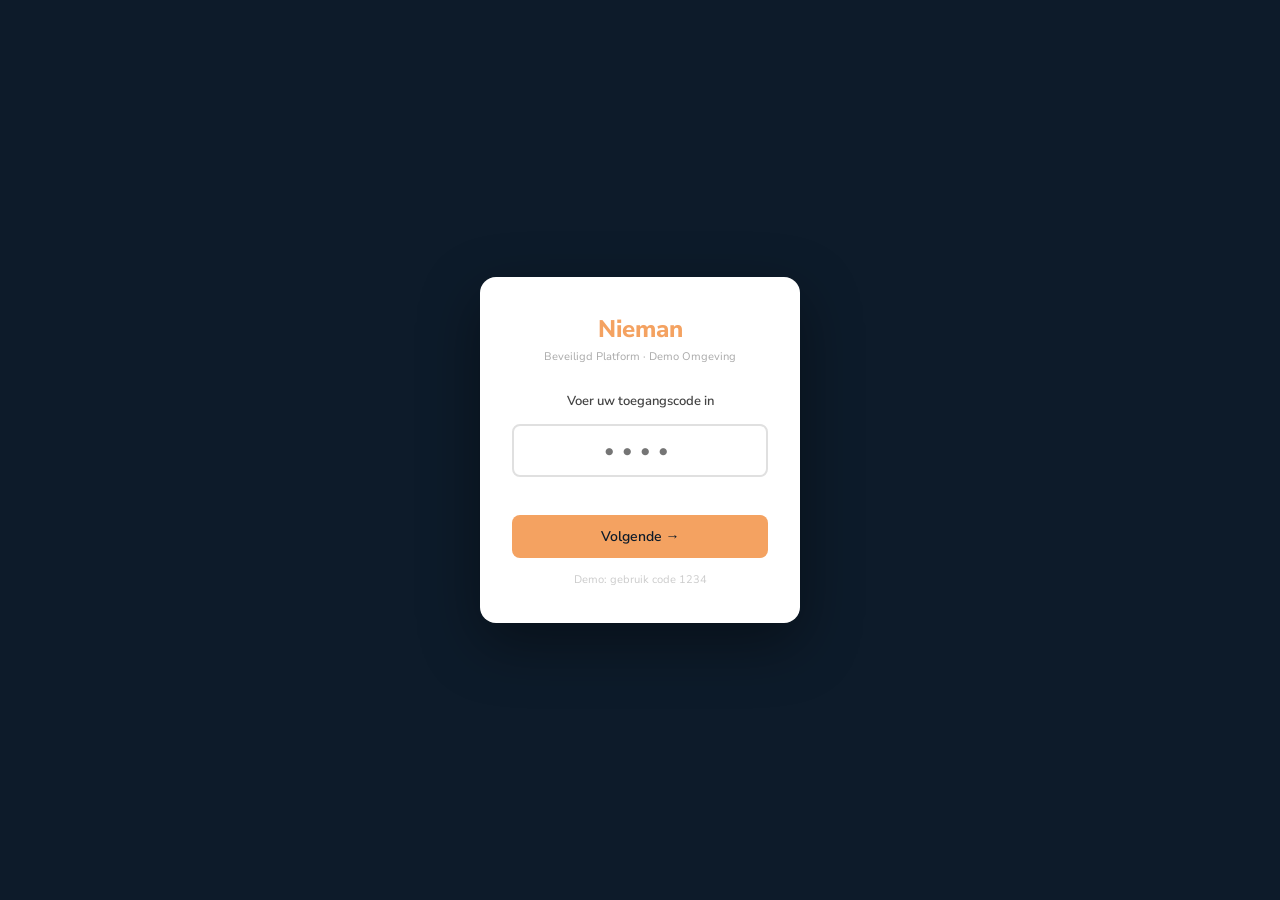
<file: Enterprise Platforms/nieman/index.html>
<!DOCTYPE html>
<html lang="nl">
<head>
<meta charset="UTF-8">
<meta name="viewport" content="width=device-width, initial-scale=1.0">
<title>Nieman Digitaal Platform</title>
<link href="https://fonts.googleapis.com/css2?family=Cormorant+Garamond:ital,wght@0,400;0,500;0,600;0,700;1,400;1,600&family=Nunito+Sans:wght@300;400;500;600;700&display=swap" rel="stylesheet">

<link rel="stylesheet" href="styles.css">
</head>
<body>

<div class="sidebar">
  <div class="logo-area">
    <div class="logo-mark">
      <div class="logo-emblem">N</div>
      <div class="logo-text">Nieman</div>
    </div>
    <div class="logo-sub">Raadgevende Ingenieurs</div>
    <div class="ai-pill"><div class="ai-dot"></div> Digitaal Platform</div>
  </div>
  <nav class="nav">
    <div class="nav-section">Overzicht</div>
    <div class="nav-item active" onclick="show('dashboard',this)"><span class="nav-icon">◈</span> Dashboard</div>
    <div class="nav-section">Applicaties</div>
    <div class="nav-item" onclick="show('rapport',this)"><span class="nav-icon">✦</span> Rapport Schrijver</div>
    <div class="nav-item" onclick="show('excel',this)"><span class="nav-icon">⊞</span> Excel Assistent</div>
    <div class="nav-item" onclick="show('beng',this)"><span class="nav-icon">⟁</span> BENG Checker</div>
    <div class="nav-item" onclick="show('normen',this)"><span class="nav-icon">⚖</span> Norm Monitor</div>
    <div class="nav-item" onclick="show('kennis',this)"><span class="nav-icon">◎</span> Kennisbank</div>
    <div class="nav-item" onclick="show('concept',this)"><span class="nav-icon">◐</span> Concept Generator</div>
    <div class="nav-item" onclick="show('variant',this)"><span class="nav-icon">⇄</span> Variant Vergelijker</div>
    <div class="nav-item" onclick="show('wkb',this)"><span class="nav-icon">⬡</span> WKB Dossier</div>
  </nav>
  <div class="sidebar-footer">
    <div class="firm-badge">Nieman Groep</div>
    <div class="user-block">
      <div class="user-av">JN</div>
      <div>
        <div class="user-name">J. Nieman</div>
        <div class="user-role">Managing Director · Nieman Groep</div>
      </div>
    </div>
  </div>
</div>

<div class="main">
  <div class="topbar">
    <div class="page-title" id="ptitle">Dashboard</div>
    <button class="mob-toggle" onclick="mobToggle()"><span></span><span></span><span></span></button>
    <div class="topbar-right">
      <div class="topbar-offices">Utrecht · Zwolle · Rotterdam</div>
      <div class="topbar-badge">● Systeem Actief — Alle systemen operationeel</div>
      <button class="btn btn-outline btn-sm intro-trigger" onclick="openOnboarding(true)">👋 Introductie</button>
    </div>
  </div>
  <div class="content">

    <!-- ═══════════════════════════════════════ DASHBOARD ═══════════════════════════════════════ -->
    <div class="page active" id="page-dashboard">

      <div class="cards-grid">
        <div class="stat-card">
          <div class="stat-num">87</div>
          <div class="stat-label">Actieve projecten</div>
          <div class="stat-delta up">↑ 11 t.o.v. vorige kwartaal</div>
        </div>
        <div class="stat-card">
          <div class="stat-num">23</div>
          <div class="stat-label">Rapporten in behandeling</div>
          <div class="stat-delta warn">⚠ 6 wachten op review</div>
        </div>
        <div class="stat-card">
          <div class="stat-num">97%</div>
          <div class="stat-label">Compliance rate WKB/Bbl</div>
          <div class="stat-delta up">↑ Hoogste score in 5 jaar</div>
        </div>
        <div class="stat-card">
          <div class="stat-num">312</div>
          <div class="stat-label">Uren bespaard (ytd)</div>
          <div class="stat-delta up">↑ €43.680 waarde gecreëerd</div>
        </div>
      </div>

      <div class="status-bar">
        <div class="status-bar-item"><div class="sb-num">40+</div><div class="sb-lbl">Jaar ervaring</div></div>
        <div class="sb-div"></div>
        <div class="status-bar-item"><div class="sb-num">120+</div><div class="sb-lbl">Medewerkers</div></div>
        <div class="sb-div"></div>
        <div class="status-bar-item"><div class="sb-num">3</div><div class="sb-lbl">Vestigingen</div></div>
        <div class="sb-div"></div>
        <div class="status-bar-item"><div class="sb-num">14</div><div class="sb-lbl">WKB dossiers open</div></div>
        <div class="sb-div"></div>
        <div class="status-bar-item"><div class="sb-num">8</div><div class="sb-lbl">Brandveiligheidsadviezen</div></div>
        <div class="sb-div"></div>
        <div class="status-bar-item"><div class="sb-num">99%</div><div class="sb-lbl">Tijdige oplevering</div></div>
      </div>

      <div class="section-header"><div class="section-title">Werkruimte overzicht</div></div>
      <div class="panel-grid dashboard-overview-grid">
        <div class="panel">
          <div class="panel-head"><div class="panel-icon">▦</div><div class="panel-title">Apps in grid</div></div>
          <div class="panel-body">
            <div class="app-grid-overview">
              <button class="app-tile"><span class="app-ic">✦</span><span class="app-name">Rapport Schrijver</span></button>
              <button class="app-tile"><span class="app-ic">⊞</span><span class="app-name">Excel Assistent</span></button>
              <button class="app-tile"><span class="app-ic">⟁</span><span class="app-name">BENG Checker</span></button>
              <button class="app-tile"><span class="app-ic">⚖</span><span class="app-name">Norm Monitor</span></button>
              <button class="app-tile"><span class="app-ic">◎</span><span class="app-name">Kennisbank</span></button>
              <button class="app-tile"><span class="app-ic">⬡</span><span class="app-name">WKB Dossier</span></button>
            </div>
          </div>
        </div>
        <div class="panel">
          <div class="panel-head"><div class="panel-icon">💬</div><div class="panel-title">Interne chatgroepen</div></div>
          <div class="panel-body">
            <div class="chat-groups">
              <div class="chat-group-item"><div><div class="chat-group-name">Projectteam Leidsche Rijn</div><div class="chat-group-meta">8 collega's · laatste update 09:12</div></div><span class="pill p-green">3 nieuw</span></div>
              <div class="chat-group-item"><div><div class="chat-group-name">BENG specialisten</div><div class="chat-group-meta">5 collega's · laatste update 08:47</div></div><span class="pill p-amber">1 vraag</span></div>
              <div class="chat-group-item"><div><div class="chat-group-name">Installatie ontwerp review</div><div class="chat-group-meta">11 collega's · laatste update gister</div></div><span class="pill p-teal">Actief</span></div>
              <div class="chat-group-item"><div><div class="chat-group-name">Kennisdeling Utrecht</div><div class="chat-group-meta">14 collega's · laatste update maandag</div></div><span class="pill p-green">Open</span></div>
            </div>
          </div>
        </div>
      </div>
      <div class="section-header">
        <div class="section-title">Actieve Projecten — Lopende Opdrachten</div>
        <div style="display:flex;gap:8px;">
          <button class="btn btn-outline btn-sm" onclick="qaAnalyse()">⚡ Analyseer projecten</button>
          <button class="btn btn-outline btn-sm" onclick="filterProjects()">Filter &amp; sorteren ▾</button>
        </div>
      </div>
      <div class="table-card">
        <div class="table-header">
          <div>
            <div class="table-title">Projectoverzicht · 87 actieve opdrachten</div>
            <div class="table-sub">Vestigingen: Utrecht / Zwolle / Rotterdam</div>
          </div>
          <div style="display:flex;gap:8px;">
            <button class="btn btn-outline btn-sm" onclick="exportTable()">⬇ Exporteer</button>
            <button class="btn btn-primary btn-sm" onclick="newProject()">+ Nieuw project</button>
          </div>
        </div>
        <table>
          <tr>
            <th>Project</th>
            <th>Opdrachtgever</th>
            <th>Discipline</th>
            <th>Vestiging</th>
            <th>Status</th>
            <th>Deadline</th>
            <th></th>
          </tr>
          <tr>
            <td><div class="proj-name">Woontoren de Baak — Fase 2</div><div class="proj-loc">Bouwfysica rapport + WKB kwaliteitsborging</div></td>
            <td>AM Vastgoed</td>
            <td>Bouwfysica / WKB</td>
            <td>Utrecht</td>
            <td><span class="pill p-green">Actief</span></td>
            <td>19 mei 2026</td>
            <td><button class="btn btn-outline btn-sm" onclick="openProject('de Baak')">Open</button></td>
          </tr>
          <tr>
            <td><div class="proj-name">Ziekenhuis Isala — Nieuwbouw west</div><div class="proj-loc">Brandveiligheidsadvies conform NEN 6068</div></td>
            <td>Isala Klinieken</td>
            <td>Brandveiligheid</td>
            <td>Zwolle</td>
            <td><span class="pill p-amber">In review</span></td>
            <td>2 mei 2026</td>
            <td><button class="btn btn-primary btn-sm" onclick="openProject('Isala')">Review</button></td>
          </tr>
          <tr>
            <td><div class="proj-name">Rijnboutt kantoren Rotterdam</div><div class="proj-loc">Akoestisch onderzoek lucht- en contactgeluid</div></td>
            <td>Bouwinvest REIM</td>
            <td>Akoestiek</td>
            <td>Rotterdam</td>
            <td><span class="pill p-green">Actief</span></td>
            <td>7 jun 2026</td>
            <td><button class="btn btn-outline btn-sm" onclick="openProject('Rijnboutt')">Open</button></td>
          </tr>
          <tr>
            <td><div class="proj-name">Gemeentehuis Zwolle — Renovatie</div><div class="proj-loc">WKB kwaliteitsverklaring Bbl fase 2</div></td>
            <td>Gemeente Zwolle</td>
            <td>WKB / Bouwregelgeving</td>
            <td>Zwolle</td>
            <td><span class="pill p-navy">Concept</span></td>
            <td>14 jun 2026</td>
            <td><button class="btn btn-outline btn-sm" onclick="openProject('Zwolle')">Open</button></td>
          </tr>
          <tr>
            <td><div class="proj-name">Luxe woningbouw Wilhelminapier</div><div class="proj-loc">BENG + bouwfysica + brandveiligheid</div></td>
            <td>Provast BV</td>
            <td>Integraal advies</td>
            <td>Rotterdam</td>
            <td><span class="pill p-red">Urgent</span></td>
            <td>25 apr 2026</td>
            <td><button class="btn btn-primary btn-sm" onclick="openProject('Wilhelminapier')">Open</button></td>
          </tr>
        </table>
      </div>

      <div class="panel-grid">
        <div class="panel">
          <div class="panel-head"><div class="panel-icon">⚡</div><div class="panel-title">Tijdsbesparing — deze maand</div></div>
          <div class="panel-body">
            <div class="save-row"><div class="save-label"><span>Bouwfysica rapporten</span><span class="save-val">28.4 uur</span></div><div class="prog-wrap"><div class="prog-bar" style="width:85%"></div></div></div>
            <div class="save-row"><div class="save-label"><span>Brandveiligheidsadviezen</span><span class="save-val">19.7 uur</span></div><div class="prog-wrap"><div class="prog-bar" style="width:65%"></div></div></div>
            <div class="save-row"><div class="save-label"><span>WKB dossiervoorbereiding</span><span class="save-val">16.2 uur</span></div><div class="prog-wrap"><div class="prog-bar" style="width:55%"></div></div></div>
            <div class="save-row"><div class="save-label"><span>Norm- en regelgeving checks</span><span class="save-val">11.3 uur</span></div><div class="prog-wrap"><div class="prog-bar" style="width:38%"></div></div></div>
            <div style="margin-top:16px;padding-top:14px;border-top:1px solid var(--border);display:flex;justify-content:space-between;align-items:center;">
              <div><strong style="color:var(--navy);font-size:26px;font-family:'Cormorant Garamond',serif;">75.6 uur</strong> <span style="font-size:12px;color:var(--soft);">bespaard deze maand</span></div>
              <div style="text-align:right;"><div style="font-size:13px;font-weight:700;color:var(--green);">€10.584</div><div style="font-size:10px;color:var(--soft);">gecreëerde waarde</div></div>
            </div>
          </div>
        </div>
        <div class="panel">
          <div class="panel-head"><div class="panel-icon">🔔</div><div class="panel-title">Recente Meldingen</div></div>
          <div class="panel-body">
            <div class="notif">
              <div class="notif-dot" style="background:var(--gold);"></div>
              <div><div class="notif-title">Brandveiligheidsrapport gereed</div><div class="notif-sub">Isala Klinieken Zwolle · review afgerond · 4 min geleden</div></div>
            </div>
            <div class="notif">
              <div class="notif-dot" style="background:var(--amber);"></div>
              <div><div class="notif-title">WKB norm update gedetecteerd</div><div class="notif-sub">Bbl art. 2.2 gewijzigd · 14 actieve dossiers geraakt</div></div>
            </div>
            <div class="notif">
              <div class="notif-dot" style="background:var(--green);"></div>
              <div><div class="notif-title">Bouwfysica berekening voltooid</div><div class="notif-sub">Woontoren de Baak — thermische brug analyse klaar</div></div>
            </div>
            <div class="notif">
              <div class="notif-dot" style="background:var(--red);"></div>
              <div><div class="notif-title">Deadline morgen: Urgent</div><div class="notif-sub">Wilhelminapier Rotterdam · BENG rapport definitief</div></div>
            </div>
            <div class="notif">
              <div class="notif-dot" style="background:#3730A3;"></div>
              <div><div class="notif-title">Akoestisch onderzoek geüpload</div><div class="notif-sub">Rijnboutt Rotterdam · geluidsisolatiemetingen verwerkt</div></div>
            </div>
          </div>
        </div>
      </div>

    </div>

    <!-- ═══════════════════════════════════════ RAPPORT SCHRIJVER ═══════════════════════════════════════ -->
    <div class="page" id="page-rapport">
      <div class="panel-grid">
        <div class="panel">
          <div class="panel-head"><div class="panel-icon">✦</div><div class="panel-title">Rapport Configuratie</div></div>
          <div class="panel-body">
            <div style="margin-bottom:16px;">
              <label class="lbl">Rapport type</label>
              <div class="report-type-grid">
                <div class="rt-btn sel" onclick="selRT(this)">
                  <div class="rt-title">Brandveiligheidsrapport</div>
                  <div class="rt-sub">NEN 6068 · Bbl afdeling 2.2</div>
                </div>
                <div class="rt-btn" onclick="selRT(this)">
                  <div class="rt-title">Bouwfysica Rapport</div>
                  <div class="rt-sub">Thermisch comfort · TO · dauwpunt</div>
                </div>
                <div class="rt-btn" onclick="selRT(this)">
                  <div class="rt-title">WKB Kwaliteitsverklaring</div>
                  <div class="rt-sub">Wet kwaliteitsborging bouw 2024</div>
                </div>
                <div class="rt-btn" onclick="selRT(this)">
                  <div class="rt-title">Akoestisch Onderzoek</div>
                  <div class="rt-sub">NPR 5272 · lucht- en contactgeluid</div>
                </div>
              </div>
            </div>
            <div style="margin-bottom:12px;"><label class="lbl">Project naam</label><input class="inp" type="text" value="Ziekenhuis Isala — Nieuwbouw west"></div>
            <div style="margin-bottom:12px;"><label class="lbl">Opdrachtgever</label><input class="inp" type="text" value="Isala Klinieken, Zwolle"></div>
            <div style="margin-bottom:16px;"><label class="lbl">Projectomschrijving</label><textarea class="inp ta">Nieuwbouw westelijk ziekenhuisgebouw, 6 bouwlagen, BVO 18.400 m². Brandveiligheidsadvies incl. vluchtroutes, compartimentering, bluswatervoorziening en afstemming met lokale brandweer Zwolle. Toetsing conform Bbl afdeling 2.2 en NEN 6068.</textarea></div>
            <button class="btn btn-gold" style="width:100%;font-size:13px;padding:11px;" onclick="genRapport()">✦ Genereer rapport</button>
          </div>
        </div>
        <div class="panel">
          <div class="panel-head"><div class="panel-icon">📄</div><div class="panel-title">Rapport Output</div></div>
          <div class="panel-body">
            <div id="rp-prog" style="display:none;">
              <div class="prog-wrap"><div class="prog-bar" id="rpbar" style="width:0%"></div></div>
              <div style="font-size:11.5px;color:var(--soft);margin-top:5px;" id="rp-lbl">Verwerken...</div>
            </div>
            <div class="out-box" id="rp-out">
              <span style="color:var(--soft);">Selecteer een rapport type, vul de projectgegevens in en klik op genereren. Het platform stelt automatisch een volledig rapport op conform Nieman-standaarden en actuele Nederlandse normen en regelgeving.</span>
            </div>
            <div id="rp-acts" style="display:none;margin-top:14px;display:flex;gap:8px;flex-wrap:wrap;"></div>
          </div>
        </div>
      </div>
    </div>

    <!-- ═══════════════════════════════════════ EXCEL ASSISTENT ═══════════════════════════════════════ -->
    <div class="page" id="page-excel">
      <div class="panel-grid">
        <div class="panel">
          <div class="panel-head"><div class="panel-icon">⊞</div><div class="panel-title">Excel uploaden of plakken</div></div>
          <div class="panel-body">
            <div class="drop-zone" onclick="loadXLS()">
              <div style="font-size:32px;margin-bottom:10px;">📊</div>
              <div style="font-size:13px;color:var(--mid);font-weight:600;">Sleep uw Excel bestand hiernaartoe</div>
              <div style="font-size:11px;color:var(--soft);margin-top:4px;">of klik om te bladeren · .xlsx .xls .csv</div>
            </div>
            <div style="text-align:center;font-size:12px;color:var(--soft);margin-bottom:10px;">— of laad demo bestand —</div>
            <button class="btn btn-outline" style="width:100%;margin-bottom:14px;" onclick="loadXLS()">📂 Laad demo: bouwfysica_brandveiligheid_WKB.xlsx</button>
            <div style="margin-bottom:14px;">
              <label class="lbl">Instructie</label>
              <textarea class="inp ta" style="min-height:72px;">Vul ontbrekende Rc-waarden in via NEN 1068 en NEN-EN ISO 6946. Controleer of alle bouwdelen voldoen aan Bbl eisen. Markeer afwijkingen en bereken het totale warmtedoorlaatverlies per bouwdeel en project totaal.</textarea>
            </div>
            <button class="btn btn-gold" style="width:100%;" onclick="procXLS()">✦ Verwerk automatisch</button>
          </div>
        </div>
        <div class="panel">
          <div class="panel-head"><div class="panel-icon">✨</div><div class="panel-title">Resultaat</div></div>
          <div class="panel-body" id="xls-body">
            <div style="color:var(--soft);font-size:13px;text-align:center;padding:24px 0;">Upload of laad een Excel bestand om te beginnen.</div>
          </div>
        </div>
      </div>
    </div>

    <!-- ═══════════════════════════════════════ BENG CHECKER ═══════════════════════════════════════ -->
    <div class="page" id="page-beng">
      <div class="panel-grid">
        <div class="panel">
          <div class="panel-head"><div class="panel-icon">⟁</div><div class="panel-title">BENG Invoer — Woningbouw / Gemengd gebruik</div></div>
          <div class="panel-body">
            <div class="beng-grid">
              <div><label class="lbl">Gebruiksfunctie</label><select class="inp" style="padding:9px 11px;"><option>Woonfunctie (appartement)</option><option>Woonfunctie (grondgebonden)</option><option>Gemengd gebruik (wonen + commercieel)</option><option>Zorgfunctie</option><option>Kantoorfunctie</option><option>Onderwijsfunctie</option></select></div>
              <div><label class="lbl">Gebruiksoppervlak m²</label><input type="number" value="12800" class="inp" style="padding:9px 11px;"></div>
              <div><label class="lbl">Rc gevel (m²K/W)</label><input type="number" value="5.5" step="0.1" class="inp" style="padding:9px 11px;"></div>
              <div><label class="lbl">Rc dak (m²K/W)</label><input type="number" value="7.0" step="0.1" class="inp" style="padding:9px 11px;"></div>
              <div><label class="lbl">U-waarde glas</label><input type="number" value="0.6" step="0.05" class="inp" style="padding:9px 11px;"></div>
              <div><label class="lbl">Warmtepomp COP</label><input type="number" value="4.5" step="0.1" class="inp" style="padding:9px 11px;"></div>
              <div><label class="lbl">PV oppervlak m²</label><input type="number" value="980" class="inp" style="padding:9px 11px;"></div>
              <div><label class="lbl">Kompasrichting</label><select class="inp" style="padding:9px 11px;"><option>Zuid</option><option>Zuidwest</option><option>West</option><option>Oost</option></select></div>
            </div>
            <div style="margin-bottom:16px;">
              <label class="lbl">Energiesystemen</label>
              <div style="display:flex;flex-wrap:wrap;gap:12px;">
                <label style="display:flex;align-items:center;gap:6px;font-size:12.5px;cursor:pointer;font-weight:600;"><input type="checkbox" checked> Lucht-water warmtepomp</label>
                <label style="display:flex;align-items:center;gap:6px;font-size:12.5px;cursor:pointer;font-weight:600;"><input type="checkbox" checked> PV panelen</label>
                <label style="display:flex;align-items:center;gap:6px;font-size:12.5px;cursor:pointer;font-weight:600;"><input type="checkbox"> WKO systeem</label>
                <label style="display:flex;align-items:center;gap:6px;font-size:12.5px;cursor:pointer;font-weight:600;"><input type="checkbox" checked> Balansventilatie WTW</label>
                <label style="display:flex;align-items:center;gap:6px;font-size:12.5px;cursor:pointer;font-weight:600;"><input type="checkbox"> Vloerverwarming</label>
                <label style="display:flex;align-items:center;gap:6px;font-size:12.5px;cursor:pointer;font-weight:600;"><input type="checkbox" checked> Warmteterugwinning</label>
              </div>
            </div>
            <button class="btn btn-gold" style="width:100%;font-size:13px;padding:11px;" onclick="checkBENG()">⟁ Bereken BENG indicatoren (Bbl 2024)</button>
          </div>
        </div>
        <div class="panel">
          <div class="panel-head"><div class="panel-icon">✅</div><div class="panel-title">BENG Resultaten — Bbl toetsing</div></div>
          <div class="panel-body" id="beng-body">
            <div style="color:var(--soft);font-size:13px;text-align:center;padding:24px 0;">Vul de invoergegevens in en klik op berekenen.</div>
          </div>
        </div>
      </div>
    </div>

    <!-- ═══════════════════════════════════════ NORM MONITOR ═══════════════════════════════════════ -->
    <div class="page" id="page-normen">
      <div class="section-header">
        <div class="section-title">Actuele regelgeving — Relevante updates voor Nieman</div>
        <div style="display:flex;gap:10px;align-items:center;">
          <div class="topbar-badge" style="background:var(--red-bg);color:var(--red);border-color:rgba(155,35,53,.2);">● 4 nieuwe updates</div>
          <button class="btn btn-outline btn-sm" onclick="refreshNorms()">↻ Vernieuwen</button>
        </div>
      </div>
      <div class="norm-list">
        <div class="norm-item" style="border-left:4px solid var(--red);">
          <div class="norm-date">21 apr<br>2026</div>
          <div style="flex:1;">
            <div class="ntitle">Wet kwaliteitsborging voor het bouwen (WKB) — Circulaire update</div>
            <div class="nsub">Nieuwe verplichtingen voor kwaliteitsborgers per 1 juni 2026: uitbreiding van toetsingscriteria gevolgklasse 2. Directe impact op 14 lopende Nieman WKB-dossiers.</div>
            <span class="ntag t-wkb">WKB</span>&nbsp;<span class="ntag t-bbl">Bbl</span>
            <div style="margin-top:10px;display:flex;gap:8px;">
              <button class="btn btn-primary btn-sm" onclick="normAction('WKB')">Bekijk impact voor mijn dossiers</button>
              <button class="btn btn-outline btn-sm">Download circulaire</button>
            </div>
          </div>
        </div>
        <div class="norm-item" style="border-left:4px solid var(--red);">
          <div class="norm-date">15 apr<br>2026</div>
          <div style="flex:1;">
            <div class="ntitle">NEN 6068:2026 — Bepaling van de weerstand tegen branddoorslag en brandoverslag</div>
            <div class="nsub">Herziene norm gepubliceerd. Significante wijzigingen in berekeningswijze WBDBO. Alle brandveiligheidsadviezen opgesteld vóór 1 jan 2026 dienen hertoetsing.</div>
            <span class="ntag t-nen">NEN 6068</span>
            <div style="margin-top:10px;display:flex;gap:8px;">
              <button class="btn btn-primary btn-sm" onclick="normAction('NEN 6068')">Check mijn brandveiligheidsprojecten</button>
            </div>
          </div>
        </div>
        <div class="norm-item" style="border-left:4px solid var(--amber);">
          <div class="norm-date">8 apr<br>2026</div>
          <div style="flex:1;">
            <div class="ntitle">Bbl afdeling 3.1 — Aanscherping geluidseisen woningbouw</div>
            <div class="nsub">Luchtgeluidsisolatie woning-woning verhoogd naar minimaal 55 dB. Contactgeluidsisolatie min. 0 dB. Van kracht voor omgevingsvergunningen ingediend na 1 juli 2026.</div>
            <span class="ntag t-bbl">Bbl</span>&nbsp;<span class="ntag t-akoe">Akoestiek</span>
            <div style="margin-top:10px;">
              <button class="btn btn-outline btn-sm" onclick="normAction('Bbl geluid')">Check lopende akoestiekprojecten</button>
            </div>
          </div>
        </div>
        <div class="norm-item" style="border-left:4px solid var(--amber);">
          <div class="norm-date">1 apr<br>2026</div>
          <div style="flex:1;">
            <div class="ntitle">BENG-eisen woningbouw aangescherpt — Bbl bijlage A</div>
            <div class="nsub">BENG 2 max. primair fossiel energiegebruik woningen verlaagd naar 20 kWh/m²/jr (was 25). Geldt voor aanvragen vanaf 1 januari 2027. Impact op alle nieuwbouw-woningprojecten.</div>
            <span class="ntag t-beng">BENG</span>&nbsp;<span class="ntag t-bbl">Bbl</span>
          </div>
        </div>
        <div class="norm-item" style="border-left:4px solid var(--teal);">
          <div class="norm-date">18 mrt<br>2026</div>
          <div style="flex:1;">
            <div class="ntitle">NPR 5272:2026 — Bouwkundige geluidsisolatie nieuwbouw</div>
            <div class="nsub">Herziene praktijkrichtlijn voor uitvoering akoestisch onderzoek. Nieuwe meetmethoden voor laagfrequent geluid en trillinghinder. Aanbevolen voor alle akoestische rapporten vanaf Q2 2026.</div>
            <span class="ntag t-akoe">Akoestiek</span>&nbsp;<span class="ntag t-nen">NPR 5272</span>
          </div>
        </div>
      </div>
    </div>

    <!-- ═══════════════════════════════════════ KENNISBANK ═══════════════════════════════════════ -->
    <div class="page" id="page-kennis">
      <div style="display:flex;gap:16px;margin-bottom:10px;">
        <div class="search-bar" style="flex:1;margin-bottom:0;">
          <input class="inp" type="text" id="kb-q" placeholder="Zoek in 480+ Nieman projecten en rapporten..." value="brandveiligheid bouwbesluit WKB kwaliteitsborging" style="flex:1;">
          <button class="btn btn-gold" onclick="searchKB()">✦ Zoeken</button>
        </div>
        <select class="inp" style="width:160px;padding:9px 11px;" onchange="searchKB()">
          <option>Alle disciplines</option>
          <option>Brandveiligheid</option>
          <option>Bouwfysica</option>
          <option>WKB</option>
          <option>Akoestiek</option>
          <option>BENG</option>
        </select>
      </div>
      <div style="font-size:12px;color:var(--soft);margin-bottom:16px;" id="kb-meta"></div>
      <div id="kb-results"></div>
    </div>

    <!-- ═══════════════════════════════════════ CONCEPT GENERATOR ═══════════════════════════════════════ -->
    <div class="page" id="page-concept">
      <div class="panel-grid">
        <div class="panel">
          <div class="panel-head"><div class="panel-icon">◐</div><div class="panel-title">Concept configuratie</div></div>
          <div class="panel-body">
            <div style="margin-bottom:14px;"><label class="lbl">Gebouwtype</label>
              <select class="inp" id="cg-type" style="padding:9px 11px;">
                <option>Kantoor</option>
                <option>Woning</option>
                <option>Zorggebouw</option>
                <option>School</option>
                <option>Logistiek</option>
                <option>Horeca / Hotel</option>
              </select>
            </div>
            <div style="margin-bottom:14px;"><label class="lbl">Gebruiksoppervlak (m²)</label><input class="inp" type="number" id="cg-m2" value="5000" style="padding:9px 11px;"></div>
            <div style="margin-bottom:18px;"><label class="lbl">Bouwstaat</label>
              <select class="inp" id="cg-state" style="padding:9px 11px;">
                <option>Nieuwbouw</option>
                <option>Renovatie bestaande bouw</option>
                <option>Transformatie (functiewijziging)</option>
              </select>
            </div>
            <button class="btn btn-gold" style="width:100%;font-size:13px;padding:11px;" onclick="genConcept()">✦ Genereer concepten</button>
          </div>
        </div>
        <div class="panel">
          <div class="panel-head"><div class="panel-icon">💡</div><div class="panel-title">Systeem suggesties</div></div>
          <div class="panel-body" id="cg-out"><div style="color:var(--soft);font-size:13px;text-align:center;padding:24px 0;">Vul de parameters in en klik op genereren voor conceptuele systeemopties.</div></div>
        </div>
      </div>
    </div>

    <div class="page" id="page-variant">
      <div class="panel" style="margin-bottom:20px;">
        <div class="panel-head"><div class="panel-icon">⇄</div><div class="panel-title">Project context</div></div>
        <div class="panel-body">
          <div style="display:grid;grid-template-columns:2fr 1fr 1fr 1fr;gap:12px;align-items:end;">
            <div><label class="lbl">Project</label><input class="inp" id="vc-proj" value="Stationsplein Kantoorgebouw" style="padding:8px 10px;"></div>
            <div><label class="lbl">Huidig BENG 1</label><input class="inp" type="number" id="vc-b1" value="42" style="padding:8px 10px;"></div>
            <div><label class="lbl">Huidig BENG 2</label><input class="inp" type="number" id="vc-b2" value="28" style="padding:8px 10px;"></div>
            <div><label class="lbl">Huidig BENG 3</label><input class="inp" type="number" id="vc-b3" value="73" style="padding:8px 10px;"></div>
          </div>
        </div>
      </div>
      <div class="panel" style="margin-bottom:20px;">
        <div class="panel-head"><div class="panel-icon">+</div><div class="panel-title">Varianten configureren</div></div>
        <div class="panel-body">
          <div class="vc-grid">
            <div class="vc-card"><div class="vc-title">Variant A</div>
              <div style="margin-bottom:8px;"><label class="lbl">Maatregel</label><input class="inp" value="WP COP 4,0 (huidig)" style="padding:7px 10px;font-size:12px;"></div>
              <div style="display:grid;grid-template-columns:1fr 1fr;gap:8px;">
                <div><label class="lbl">Meerkosten</label><input class="inp" value="€ 0" style="padding:7px 10px;font-size:12px;"></div>
                <div><label class="lbl">DUMAVA</label><select class="inp" style="padding:7px 10px;font-size:12px;"><option selected>Nee</option><option>Ja</option></select></div>
              </div>
            </div>
            <div class="vc-card"><div class="vc-title">Variant B</div>
              <div style="margin-bottom:8px;"><label class="lbl">Maatregel</label><input class="inp" value="WP upgrade COP 4,0 → 5,4" style="padding:7px 10px;font-size:12px;"></div>
              <div style="display:grid;grid-template-columns:1fr 1fr;gap:8px;">
                <div><label class="lbl">Meerkosten</label><input class="inp" value="€ 58.000" style="padding:7px 10px;font-size:12px;"></div>
                <div><label class="lbl">DUMAVA</label><select class="inp" style="padding:7px 10px;font-size:12px;"><option>Nee</option><option selected>Ja</option></select></div>
              </div>
            </div>
            <div class="vc-card"><div class="vc-title">Variant C</div>
              <div style="margin-bottom:8px;"><label class="lbl">Maatregel</label><input class="inp" value="WP COP 5,4 + PV 200 kWp" style="padding:7px 10px;font-size:12px;"></div>
              <div style="display:grid;grid-template-columns:1fr 1fr;gap:8px;">
                <div><label class="lbl">Meerkosten</label><input class="inp" value="€ 145.000" style="padding:7px 10px;font-size:12px;"></div>
                <div><label class="lbl">DUMAVA</label><select class="inp" style="padding:7px 10px;font-size:12px;"><option selected>Nee</option><option>Ja</option></select></div>
              </div>
            </div>
          </div>
          <button class="btn btn-primary" style="width:100%;" onclick="variantAnalyse()">⇄ Analyseer varianten</button>
        </div>
      </div>
      <div id="vc-result"></div>
    </div>

    <div class="page" id="page-wkb">
      <div class="panel-grid">
        <div class="panel">
          <div class="panel-head"><div class="panel-icon">⬡</div><div class="panel-title">Project configuratie</div></div>
          <div class="panel-body">
            <div style="margin-bottom:12px;"><label class="lbl">Projectnaam</label><input class="inp" value="WKB Stationsplein Kantoor" style="padding:8px 10px;"></div>
            <div style="margin-bottom:12px;"><label class="lbl">Opdrachtgever</label><input class="inp" value="NS Stations BV" style="padding:8px 10px;"></div>
            <div style="margin-bottom:12px;"><label class="lbl">Gevolgklasse</label><select class="inp" style="padding:8px 10px;"><option>Gevolgklasse 1 — Laag risico</option><option selected>Gevolgklasse 2 — Gemiddeld risico</option><option>Gevolgklasse 3 — Hoog risico</option></select></div>
            <div style="margin-bottom:12px;"><label class="lbl">Gebruiksfunctie</label><select class="inp" style="padding:8px 10px;"><option>Woonfunctie</option><option selected>Kantoorfunctie</option><option>Gezondheidszorgfunctie</option></select></div>
            <div style="margin-bottom:14px;"><label class="lbl">Bouwfase</label><select class="inp" style="padding:8px 10px;"><option>Initiatief / SO</option><option>Voorontwerp</option><option selected>Definitief Ontwerp</option><option>Bestek</option><option>Uitvoering</option><option>Oplevering</option></select></div>
            <button class="btn btn-primary" style="width:100%;" onclick="wkbBuild()">⬡ Genereer WKB dossier</button>
          </div>
        </div>
        <div class="panel">
          <div class="panel-head"><div class="panel-icon">📋</div><div class="panel-title">WKB Checklist</div></div>
          <div class="panel-body" id="wkb-body"><div style="color:var(--soft);font-size:13px;text-align:center;padding:20px 0;">Configureer het project en klik op genereren.</div></div>
        </div>
      </div>
    </div>

  </div>
</div>

<div id="lockScreen">
  <div class="lock-card">
    <div class="lock-title">Nieman</div>
    <div class="lock-sub">Beveiligd Platform · Demo Omgeving</div>
    <div id="lock-step1" class="lock-step">
      <div class="lock-label">Voer uw toegangscode in</div>
      <input class="lock-inp" id="lock-pin" type="password" maxlength="4" placeholder="••••" oninput="if(this.value.length===4)checkPin()">
      <div class="lock-err" id="lock-err"></div>
      <button class="lock-btn" onclick="checkPin()">Volgende →</button>
      <div class="lock-hint">Demo: gebruik code 1234</div>
    </div>
    <div id="lock-step2" class="lock-step lock-fade">
      <div style="font-size:28px;margin-bottom:12px;">📱</div>
      <div class="lock-label">Twee-factor authenticatie</div>
      <div style="font-size:12px;color:#999;margin-bottom:16px;">Voer de 6-cijferige code in<br>uit uw authenticator-app</div>
      <input class="lock-inp" id="lock-otp" type="text" maxlength="6" placeholder="000000" oninput="if(this.value.replace(/\D/g,'').length>=6)checkOtp()" style="letter-spacing:4px;">
      <div class="lock-err" id="lock-otp-err"></div>
      <button class="lock-btn" onclick="checkOtp()">Verifiëren</button>
      <div class="lock-hint">Demo: gebruik willekeurige 6 cijfers</div>
    </div>
  </div>
</div>
<div id="demoToast">✨ Deze functie is binnenkort beschikbaar in de volledige versie van het platform.</div>
<div class="mob-overlay" id="mobOv" onclick="mobClose()"></div>
<!-- QA OVERLAY -->
<div class="qa-ov" id="qaOv">
  <div class="qa-modal">
    <div class="qa-mhead">
      <div class="qa-title">⚡ QA Analyse — Nieman Projecten</div>
      <button class="qa-close" onclick="closeQA()">✕</button>
    </div>
    <div id="qa-badge-wrap"></div>
    <div class="qa-list" id="qa-list"></div>
  </div>
</div>

<div class="intro-ov" id="introOv" aria-hidden="true">
  <div class="intro-card" role="dialog" aria-modal="true" aria-labelledby="introTitle">
    <div class="intro-head">
      <div>
        <div class="intro-kicker">Nieuw op het platform?</div>
        <h2 id="introTitle">Snelle rondleiding</h2>
      </div>
      <button class="intro-close" onclick="closeOnboarding(true)" aria-label="Sluiten">&times;</button>
    </div>
    <p class="intro-body" id="introBody"></p>
    <div class="intro-progress-wrap">
      <div class="intro-progress"><div class="intro-progress-bar" id="introProgressBar"></div></div>
      <div class="intro-step" id="introStepLabel">Stap 1 van 5</div>
    </div>
    <div class="intro-dots" id="introDots"></div>
    <div class="intro-actions">
      <button class="btn btn-outline btn-sm" id="introPrev" onclick="onboardingPrev()">← Vorige</button>
      <div style="display:flex;gap:8px;">
        <button class="btn btn-outline btn-sm" onclick="closeOnboarding(false)">Later</button>
        <button class="btn btn-primary btn-sm" id="introNext" onclick="onboardingNext()">Volgende →</button>
      </div>
    </div>
  </div>
</div>

<!-- CHATBOT WIDGET -->
<div class="chat-float">
  <button class="chat-btn" onclick="toggleChat()" title="Assistent">💬<span class="chat-dot"></span></button>
</div>
<div class="chat-win" id="chatWin">
  <div class="chat-head">
    <div><div class="chat-head-name">Nieman Assistent</div><div class="chat-head-sub">🟢 Online &middot; stel gerust een vraag</div></div>
    <button class="chat-close" onclick="toggleChat()">&#215;</button>
  </div>
  <div class="chat-msgs" id="chatMsgs"></div>
  <div class="chat-chips" id="chatChips"></div>
  <div class="chat-inp-row">
    <input class="cinp" id="chatInp" placeholder="Stel een vraag..." onkeydown="if(event.key==='Enter')sendChat()">
    <button class="csend" onclick="sendChat()">&#8593;</button>
  </div>
</div>

  <script src="script.js" defer></script>
</body>
</html>
</file>
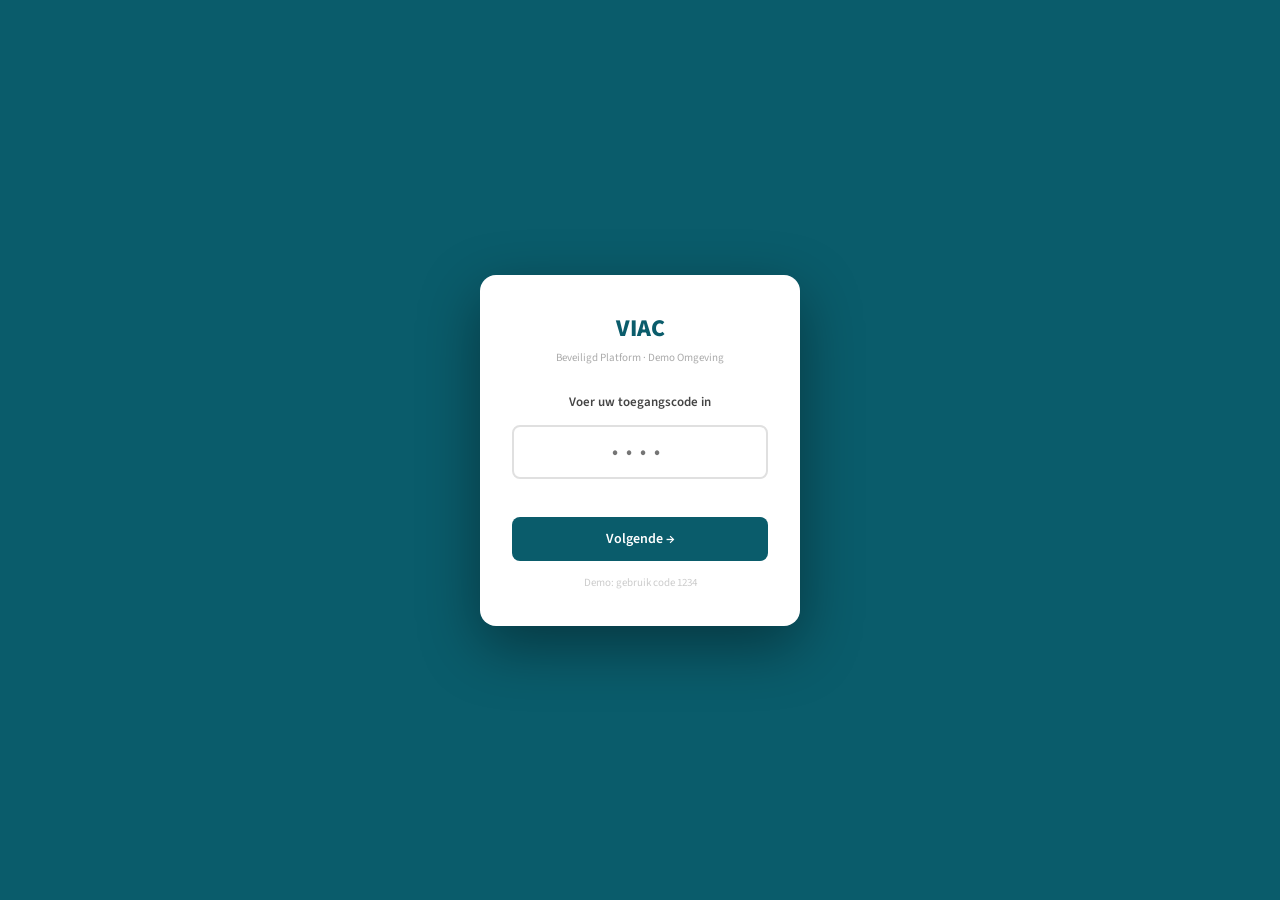
<file: Enterprise Platforms/viac/index.html>
<!DOCTYPE html>
<html lang="nl">
<head>
<meta charset="UTF-8">
<meta name="viewport" content="width=device-width, initial-scale=1.0">
<title>VIAC Digitaal Platform</title>
<link href="https://fonts.googleapis.com/css2?family=Playfair+Display:wght@400;600;700&family=Source+Sans+3:ital,wght@0,300;0,400;0,500;0,600;1,400&display=swap" rel="stylesheet">

<link rel="stylesheet" href="styles.css">
</head>
<body>
<div class="sidebar">
  <div class="logo-area">
    <div class="logo-text">VIAC</div>
    <div class="logo-sub">Adviseurs</div>
    <div class="ai-pill">✦ Slim Platform</div>
  </div>
  <nav class="nav">
    <div class="nav-section">Overzicht</div>
    <div class="nav-item active" onclick="show('dashboard',this)"><span class="nav-icon">◈</span> Dashboard</div>
    <div class="nav-section">Applicaties</div>
    <div class="nav-item" onclick="show('rapport',this)"><span class="nav-icon">✦</span> Rapport Schrijver</div>
    <div class="nav-item" onclick="show('excel',this)"><span class="nav-icon">⊞</span> Excel Assistent</div>
    <div class="nav-item" onclick="show('beng',this)"><span class="nav-icon">⟁</span> BENG Checker</div>
    <div class="nav-item" onclick="show('normen',this)"><span class="nav-icon">⚖</span> Norm Monitor</div>
    <div class="nav-item" onclick="show('kennis',this)"><span class="nav-icon">◎</span> Kennisbank</div>
    <div class="nav-item" onclick="show('concept',this)"><span class="nav-icon">◐</span> Concept Generator</div>
    <div class="nav-item" onclick="show('variant',this)"><span class="nav-icon">⇄</span> Variant Vergelijker</div>
    <div class="nav-item" onclick="show('wkb',this)"><span class="nav-icon">⬡</span> WKB Dossier</div>
  </nav>
  <div class="sidebar-footer">
    <div class="user-block">
      <div class="user-av">PV</div>
      <div><div class="user-name">Paul Vink</div><div class="user-role">Directeur · VIAC</div></div>
    </div>
  </div>
</div>

<div class="main">
  <div class="topbar">
    <div class="page-title" id="ptitle">Dashboard</div>
    <button class="mob-toggle" onclick="mobToggle()"><span></span><span></span><span></span></button>
    <div class="topbar-right">
      <div class="topbar-badge">🟢 Systeem Actief</div>
      <button class="btn btn-outline btn-sm intro-trigger" onclick="openOnboarding(true)">👋 Introductie</button>
    </div>
  </div>
  <div class="content">

    <div class="page active" id="page-dashboard">
      <div class="cards-grid">
        <div class="stat-card"><div class="stat-num">24</div><div class="stat-label">Actieve projecten</div><div class="stat-delta up">↑ 3 t.o.v. vorige maand</div></div>
        <div class="stat-card"><div class="stat-num">8</div><div class="stat-label">Rapporten in behandeling</div><div class="stat-delta warn">⚠ 2 wachten op review</div></div>
        <div class="stat-card"><div class="stat-num">94%</div><div class="stat-label">BENG compliance rate</div><div class="stat-delta up">↑ Beste kwartaal ooit</div></div>
      </div>
      <div class="section-header"><div class="section-title">Werkruimte overzicht</div></div>
      <div class="panel-grid dashboard-overview-grid">
        <div class="panel">
          <div class="panel-head"><div class="panel-icon">▦</div><div class="panel-title">Apps in grid</div></div>
          <div class="panel-body">
            <div class="app-grid-overview">
              <button class="app-tile"><span class="app-ic">✦</span><span class="app-name">Rapport Schrijver</span></button>
              <button class="app-tile"><span class="app-ic">⊞</span><span class="app-name">Excel Assistent</span></button>
              <button class="app-tile"><span class="app-ic">⟁</span><span class="app-name">BENG Checker</span></button>
              <button class="app-tile"><span class="app-ic">⚖</span><span class="app-name">Norm Monitor</span></button>
              <button class="app-tile"><span class="app-ic">◎</span><span class="app-name">Kennisbank</span></button>
              <button class="app-tile"><span class="app-ic">⬡</span><span class="app-name">WKB Dossier</span></button>
            </div>
          </div>
        </div>
        <div class="panel">
          <div class="panel-head"><div class="panel-icon">💬</div><div class="panel-title">Interne chatgroepen</div></div>
          <div class="panel-body">
            <div class="chat-groups">
              <div class="chat-group-item"><div><div class="chat-group-name">Projectteam Leidsche Rijn</div><div class="chat-group-meta">8 collega's · laatste update 09:12</div></div><span class="pill p-green">3 nieuw</span></div>
              <div class="chat-group-item"><div><div class="chat-group-name">BENG specialisten</div><div class="chat-group-meta">5 collega's · laatste update 08:47</div></div><span class="pill p-amber">1 vraag</span></div>
              <div class="chat-group-item"><div><div class="chat-group-name">Installatie ontwerp review</div><div class="chat-group-meta">11 collega's · laatste update gister</div></div><span class="pill p-teal">Actief</span></div>
              <div class="chat-group-item"><div><div class="chat-group-name">Kennisdeling Utrecht</div><div class="chat-group-meta">14 collega's · laatste update maandag</div></div><span class="pill p-green">Open</span></div>
            </div>
          </div>
        </div>
      </div>
      <div class="section-header"><div class="section-title">Actieve Projecten</div><button class="btn btn-outline btn-sm" onclick="qaAnalyse()">⚡ Analyseer projecten</button></div>
      <div class="table-card">
        <div class="table-header"><div class="table-title">Lopende opdrachten</div><button class="btn btn-outline btn-sm">Filter ▾</button></div>
        <table>
          <tr><th>Project</th><th>Opdrachtgever</th><th>Type</th><th>Status</th><th>Deadline</th><th></th></tr>
          <tr><td><strong>Wooncomplex Leidsche Rijn</strong></td><td>VolkerWessels</td><td>Nieuwbouw W/E</td><td><span class="pill p-green">Actief</span></td><td>12 mei 2026</td><td><button class="btn btn-outline btn-sm">Open</button></td></tr>
          <tr><td><strong>Renovatie UMCU Vleugel B</strong></td><td>UMC Utrecht</td><td>Zorg · Renovatie</td><td><span class="pill p-amber">In review</span></td><td>28 apr 2026</td><td><button class="btn btn-primary btn-sm">Review</button></td></tr>
          <tr><td><strong>Frisse School De Meern</strong></td><td>Gemeente Utrecht</td><td>Onderwijs · BENG</td><td><span class="pill p-green">Actief</span></td><td>3 jun 2026</td><td><button class="btn btn-outline btn-sm">Open</button></td></tr>
          <tr><td><strong>Monument Oudegracht 88</strong></td><td>Privé opdrachtgever</td><td>Monument · W</td><td><span class="pill p-teal">Concept</span></td><td>15 jun 2026</td><td><button class="btn btn-outline btn-sm">Open</button></td></tr>
          <tr><td><strong>Kantoor Papendorp fase 2</strong></td><td>Syntrus Achmea RE</td><td>Paris Proof</td><td><span class="pill p-red">Urgent</span></td><td>22 apr 2026</td><td><button class="btn btn-primary btn-sm">Open</button></td></tr>
        </table>
      </div>
      <div class="panel-grid">
        <div class="panel">
          <div class="panel-head"><div class="panel-icon">⚡</div><div class="panel-title">Tijdsbesparing deze maand</div></div>
          <div class="panel-body">
            <div style="margin-bottom:12px;"><div style="display:flex;justify-content:space-between;font-size:12px;margin-bottom:4px;"><span>Rapport generatie</span><span style="font-weight:600;color:var(--teal)">14.5 uur</span></div><div class="prog-wrap"><div class="prog-bar" style="width:82%"></div></div></div>
            <div style="margin-bottom:12px;"><div style="display:flex;justify-content:space-between;font-size:12px;margin-bottom:4px;"><span>Excel berekeningen</span><span style="font-weight:600;color:var(--teal)">9.2 uur</span></div><div class="prog-wrap"><div class="prog-bar" style="width:58%"></div></div></div>
            <div><div style="display:flex;justify-content:space-between;font-size:12px;margin-bottom:4px;"><span>Norm checks</span><span style="font-weight:600;color:var(--teal)">6.1 uur</span></div><div class="prog-wrap"><div class="prog-bar" style="width:40%"></div></div></div>
            <div style="margin-top:14px;padding-top:12px;border-top:1px solid var(--border);font-size:13px;"><strong style="color:var(--teal);font-size:18px;font-family:'Playfair Display',serif;">29.8 uur</strong> <span style="color:var(--mid)">bespaard · €4.170 waarde</span></div>
          </div>
        </div>
        <div class="panel">
          <div class="panel-head"><div class="panel-icon">🔔</div><div class="panel-title">Recente Meldingen</div></div>
          <div class="panel-body">
            <div style="display:flex;flex-direction:column;gap:10px;">
              <div style="display:flex;gap:10px;"><div style="width:7px;height:7px;border-radius:50%;background:var(--accent);margin-top:5px;flex-shrink:0;"></div><div><div style="font-size:12.5px;font-weight:600;">Rapport gereed</div><div style="font-size:11px;color:var(--soft);">Wooncomplex Leidsche Rijn · 2 min geleden</div></div></div>
              <div style="display:flex;gap:10px;"><div style="width:7px;height:7px;border-radius:50%;background:var(--amber);margin-top:5px;flex-shrink:0;"></div><div><div style="font-size:12.5px;font-weight:600;">Norm update gedetecteerd</div><div style="font-size:11px;color:var(--soft);">NEN 8700 · versie 2026 beschikbaar</div></div></div>
              <div style="display:flex;gap:10px;"><div style="width:7px;height:7px;border-radius:50%;background:var(--green);margin-top:5px;flex-shrink:0;"></div><div><div style="font-size:12.5px;font-weight:600;">Excel sheet verwerkt</div><div style="font-size:11px;color:var(--soft);">UMCU Vleugel B · warmteverlies klaar</div></div></div>
              <div style="display:flex;gap:10px;"><div style="width:7px;height:7px;border-radius:50%;background:var(--red);margin-top:5px;flex-shrink:0;"></div><div><div style="font-size:12.5px;font-weight:600;">Deadline morgen</div><div style="font-size:11px;color:var(--soft);">Kantoor Papendorp · Paris Proof check</div></div></div>
            </div>
          </div>
        </div>
      </div>
    </div>

    <div class="page" id="page-rapport">
      <div class="panel-grid">
        <div class="panel">
          <div class="panel-head"><div class="panel-icon">✦</div><div class="panel-title">Rapport configuratie</div></div>
          <div class="panel-body">
            <div style="margin-bottom:14px;"><label class="lbl">Rapport type</label>
              <div class="report-type-grid">
                <div class="rt-btn sel" onclick="selRT(this)"><div class="rt-title">BENG Rapportage</div><div class="rt-sub">Energieprestatie nieuwbouw</div></div>
                <div class="rt-btn" onclick="selRT(this)"><div class="rt-title">Installatieadvies</div><div class="rt-sub">W/E ontwerp + beschrijving</div></div>
                <div class="rt-btn" onclick="selRT(this)"><div class="rt-title">Duurzaamheidsadvies</div><div class="rt-sub">Paris Proof / BREEAM</div></div>
                <div class="rt-btn" onclick="selRT(this)"><div class="rt-title">Bouwfysica Rapport</div><div class="rt-sub">TO / warmteverlies / geluid</div></div>
              </div>
            </div>
            <div style="margin-bottom:12px;"><label class="lbl">Project naam</label><input class="inp" type="text" value="Kantoor Papendorp fase 2"></div>
            <div style="margin-bottom:12px;"><label class="lbl">Opdrachtgever</label><input class="inp" type="text" value="Syntrus Achmea Real Estate"></div>
            <div style="margin-bottom:14px;"><label class="lbl">Projectomschrijving</label><textarea class="inp ta">Transformatie naar Paris Proof kantoor. Scope: volledige W/E renovatie, warmtepomp, PV installatie 72 kWp, LED verlichting, BMS integratie.</textarea></div>
            <button class="btn btn-primary" style="width:100%;" onclick="genRapport()">✦ Genereer rapport</button>
          </div>
        </div>
        <div class="panel">
          <div class="panel-head"><div class="panel-icon">📄</div><div class="panel-title">Rapport Output</div></div>
          <div class="panel-body">
            <div id="rp-prog" style="display:none;"><div class="prog-wrap"><div class="prog-bar" id="rpbar" style="width:0%"></div></div><div style="font-size:11px;color:var(--mid);margin-top:4px;" id="rp-lbl">Verwerken...</div></div>
            <div class="out-box" id="rp-out"><span style="color:var(--soft);">Configureer en klik op genereren. Het platform stelt automatisch een volledig rapport op gebaseerd op VIAC-templates en actuele normen.</span></div>
            <div id="rp-acts" style="display:none;margin-top:12px;display:flex;gap:8px;flex-wrap:wrap;"></div>
          </div>
        </div>
      </div>
    </div>

    <div class="page" id="page-excel">
      <div class="panel-grid">
        <div class="panel">
          <div class="panel-head"><div class="panel-icon">⊞</div><div class="panel-title">Excel uploaden of plakken</div></div>
          <div class="panel-body">
            <div class="drop-zone" onclick="loadXLS()"><div style="font-size:28px;margin-bottom:8px;">📊</div><div style="font-size:13px;color:var(--mid);font-weight:500;">Sleep uw Excel bestand hiernaartoe</div><div style="font-size:11px;color:var(--soft);margin-top:3px;">of klik om te bladeren · .xlsx .xls .csv</div></div>
            <div style="text-align:center;font-size:12px;color:var(--soft);margin-bottom:10px;">— of laad demo bestand —</div>
            <button class="btn btn-outline" style="width:100%;margin-bottom:12px;" onclick="loadXLS()">📂 Laad demo: warmteverliesberekening.xlsx</button>
            <div style="margin-bottom:12px;"><label class="lbl">Instructie</label><textarea class="inp ta" style="min-height:60px;">Vul ontbrekende U-waarden in via NEN 1068 standaardwaarden en bereken het totale warmteverlies per bouwdeel.</textarea></div>
            <button class="btn btn-primary" style="width:100%;" onclick="procXLS()">✦ Verwerk automatisch</button>
          </div>
        </div>
        <div class="panel">
          <div class="panel-head"><div class="panel-icon">✨</div><div class="panel-title">Resultaat</div></div>
          <div class="panel-body" id="xls-body"><div style="color:var(--soft);font-size:13px;text-align:center;padding:20px 0;">Upload of laad een Excel bestand om te beginnen.</div></div>
        </div>
      </div>
    </div>

    <div class="page" id="page-beng">
      <div class="panel-grid">
        <div class="panel">
          <div class="panel-head"><div class="panel-icon">⟁</div><div class="panel-title">BENG Invoer</div></div>
          <div class="panel-body">
            <div class="beng-grid">
              <div><label class="lbl">Gebruiksfunctie</label><select class="inp" style="padding:8px 10px;"><option>Kantoor</option><option>Woning</option><option>Zorg</option><option>Onderwijs</option></select></div>
              <div><label class="lbl">Gebruiksoppervlak m²</label><input type="number" value="2840" class="inp" style="padding:8px 10px;"></div>
              <div><label class="lbl">Rc gevel (m²K/W)</label><input type="number" value="4.7" step="0.1" class="inp" style="padding:8px 10px;"></div>
              <div><label class="lbl">Rc dak (m²K/W)</label><input type="number" value="6.0" step="0.1" class="inp" style="padding:8px 10px;"></div>
              <div><label class="lbl">U-waarde glas</label><input type="number" value="0.7" step="0.1" class="inp" style="padding:8px 10px;"></div>
              <div><label class="lbl">Warmtepomp COP</label><input type="number" value="4.2" step="0.1" class="inp" style="padding:8px 10px;"></div>
            </div>
            <div style="margin-bottom:14px;"><label class="lbl">Energiesystemen</label>
              <div style="display:flex;flex-wrap:wrap;gap:10px;">
                <label style="display:flex;align-items:center;gap:5px;font-size:12px;cursor:pointer;"><input type="checkbox" checked> Warmtepomp</label>
                <label style="display:flex;align-items:center;gap:5px;font-size:12px;cursor:pointer;"><input type="checkbox" checked> PV panelen</label>
                <label style="display:flex;align-items:center;gap:5px;font-size:12px;cursor:pointer;"><input type="checkbox"> WKO systeem</label>
                <label style="display:flex;align-items:center;gap:5px;font-size:12px;cursor:pointer;"><input type="checkbox" checked> WTW ventilatie</label>
              </div>
            </div>
            <button class="btn btn-primary" style="width:100%;" onclick="checkBENG()">⟁ Bereken BENG indicatoren</button>
          </div>
        </div>
        <div class="panel">
          <div class="panel-head"><div class="panel-icon">✅</div><div class="panel-title">BENG Resultaten</div></div>
          <div class="panel-body" id="beng-body"><div style="color:var(--soft);font-size:13px;text-align:center;padding:20px 0;">Vul de invoergegevens in en klik op berekenen.</div></div>
        </div>
      </div>
    </div>

    <div class="page" id="page-normen">
      <div class="section-header"><div class="section-title">Actuele regelgeving updates</div><div class="topbar-badge" style="font-size:11px;">🔴 3 nieuwe updates</div></div>
      <div class="norm-list">
        <div class="norm-item" style="border-left:3px solid var(--red);">
          <div class="norm-date">21 apr<br>2026</div>
          <div><div class="ntitle">NEN 1010:2026 gepubliceerd</div><div class="nsub">Veiligheidsbepalingen laagspanningsinstallaties — van kracht per 1 juli 2026</div><span class="ntag t-nen">NEN</span><div style="margin-top:8px;"><button class="btn btn-primary btn-sm" onclick="normImpact(0,this)">Bekijk impact voor mijn projecten</button></div><div id="ni-0"></div></div>
        </div>
        <div class="norm-item" style="border-left:3px solid var(--amber);">
          <div class="norm-date">14 apr<br>2026</div>
          <div><div class="ntitle">BENG-eisen aangescherpt voor kantoren</div><div class="nsub">Primair fossiel max 30 kWh/m²/jr — was 55. Geldt voor aanvragen vanaf 1 jan 2027.</div><span class="ntag t-beng">BENG</span><div style="margin-top:8px;"><button class="btn btn-outline btn-sm" onclick="normImpact(1,this)">Check mijn lopende projecten</button></div><div id="ni-1"></div></div>
        </div>
        <div class="norm-item" style="border-left:3px solid var(--teal);">
          <div class="norm-date">8 apr<br>2026</div>
          <div><div class="ntitle">Bbl wijziging: ventilatievereisten scholen</div><div class="nsub">Frisse Scholen klasse C nu wettelijk minimum voor basisonderwijs.</div><span class="ntag t-bbl">Bbl</span></div>
        </div>
        <div class="norm-item">
          <div class="norm-date">1 apr<br>2026</div>
          <div><div class="ntitle">Paris Proof 2030 doelstellingen gepubliceerd</div><div class="nsub">DGBC sectorale CO₂ targets. Kantoren: 55 kWh/m²/jr in 2030.</div><span class="ntag t-paris">Paris Proof</span></div>
        </div>
        <div class="norm-item">
          <div class="norm-date">22 mrt<br>2026</div>
          <div><div class="ntitle">NEN 8700:2026 — bestaande bouw energieprestatie</div><div class="nsub">Herziene bepalingsmethode voor bestaande gebouwen. Significante wijzigingen in rekenmethodiek.</div><span class="ntag t-nen">NEN</span><span class="ntag t-beng" style="margin-left:4px;">BENG</span></div>
        </div>
      </div>
    </div>

    <div class="page" id="page-kennis">
      <div class="search-bar">
        <input class="inp" type="text" id="kb-q" placeholder="Zoek in 350+ projecten..." value="warmtepomp zorggebouw renovatie" style="flex:1;">
        <button class="btn btn-primary" onclick="searchKB()">✦ Zoeken</button>
      </div>
      <div style="font-size:12px;color:var(--soft);margin-bottom:14px;" id="kb-meta"></div>
      <div id="kb-results"></div>
    </div>

    <div class="page" id="page-concept">
      <div class="panel-grid">
        <div class="panel">
          <div class="panel-head"><div class="panel-icon">◐</div><div class="panel-title">Concept invoer</div></div>
          <div class="panel-body">
            <div style="margin-bottom:14px;"><label class="lbl">Gebouwtype</label>
              <select class="inp" id="cg-type" style="padding:8px 10px;">
                <option>Kantoor</option>
                <option>Woning (appartementen)</option>
                <option>Zorggebouw</option>
                <option>School / Onderwijs</option>
                <option>Logistiek / Bedrijfshal</option>
                <option>Horeca / Hotel</option>
              </select>
            </div>
            <div style="margin-bottom:14px;"><label class="lbl">Gebruiksoppervlak m²</label><input class="inp" type="number" id="cg-m2" value="2500" style="padding:8px 10px;"></div>
            <div style="margin-bottom:14px;"><label class="lbl">Bouwjaar / staat</label>
              <select class="inp" id="cg-state" style="padding:8px 10px;">
                <option>Nieuwbouw</option>
                <option>Renovatie (na 1990)</option>
                <option>Renovatie (voor 1990)</option>
              </select>
            </div>
            <div style="background:var(--teal-light);border-radius:8px;padding:12px;font-size:12px;color:var(--mid);margin-bottom:14px;line-height:1.6;">
              💡 Dit is een <strong>globaal concept</strong> — niet voor directe uitvoering. Gebruik het om richting te bepalen en te sparren met uw team.
            </div>
            <button class="btn btn-primary" style="width:100%;" onclick="genConcept()">◐ Genereer systeemconcepten</button>
          </div>
        </div>
        <div class="panel">
          <div class="panel-head"><div class="panel-icon">💡</div><div class="panel-title">Systeemconcepten</div></div>
          <div class="panel-body" id="cg-result"><div style="color:var(--soft);font-size:13px;text-align:center;padding:20px 0;">Vul gebouwtype en oppervlak in om twee passende systeemconcepten te krijgen.</div></div>
        </div>
      </div>
    </div>

    <div class="page" id="page-variant">
      <div class="panel" style="margin-bottom:20px;">
        <div class="panel-head"><div class="panel-icon">⇄</div><div class="panel-title">Project context</div></div>
        <div class="panel-body">
          <div style="display:grid;grid-template-columns:2fr 1fr 1fr 1fr;gap:12px;align-items:end;">
            <div><label class="lbl">Project</label><input class="inp" id="vc-proj" value="Kantoor Papendorp fase 2" style="padding:8px 10px;"></div>
            <div><label class="lbl">Huidig BENG 1</label><input class="inp" type="number" id="vc-b1" value="42" style="padding:8px 10px;"></div>
            <div><label class="lbl">Huidig BENG 2</label><input class="inp" type="number" id="vc-b2" value="27" style="padding:8px 10px;"></div>
            <div><label class="lbl">Huidig BENG 3</label><input class="inp" type="number" id="vc-b3" value="68" style="padding:8px 10px;"></div>
          </div>
        </div>
      </div>
      <div class="panel" style="margin-bottom:20px;">
        <div class="panel-head"><div class="panel-icon">+</div><div class="panel-title">Varianten configureren</div></div>
        <div class="panel-body">
          <div class="vc-grid">
            <div class="vc-card">
              <div class="vc-title">Variant A</div>
              <div style="margin-bottom:8px;"><label class="lbl">Maatregel</label><input class="inp" value="Extra dakisolatie Rc 6,0 → 9,0" style="padding:7px 10px;font-size:12px;"></div>
              <div style="display:grid;grid-template-columns:1fr 1fr;gap:8px;">
                <div><label class="lbl">Meerkosten</label><input class="inp" value="€ 22.000" style="padding:7px 10px;font-size:12px;"></div>
                <div><label class="lbl">DUMAVA</label><select class="inp" style="padding:7px 10px;font-size:12px;"><option selected>Nee</option><option>Ja</option></select></div>
              </div>
            </div>
            <div class="vc-card">
              <div class="vc-title">Variant B</div>
              <div style="margin-bottom:8px;"><label class="lbl">Maatregel</label><input class="inp" value="Warmtepomp upgrade COP 4,2 → 5,2" style="padding:7px 10px;font-size:12px;"></div>
              <div style="display:grid;grid-template-columns:1fr 1fr;gap:8px;">
                <div><label class="lbl">Meerkosten</label><input class="inp" value="€ 35.000" style="padding:7px 10px;font-size:12px;"></div>
                <div><label class="lbl">DUMAVA</label><select class="inp" style="padding:7px 10px;font-size:12px;"><option>Nee</option><option selected>Ja</option></select></div>
              </div>
            </div>
            <div class="vc-card">
              <div class="vc-title">Variant C</div>
              <div style="margin-bottom:8px;"><label class="lbl">Maatregel</label><input class="inp" value="PV uitbreiding 72 → 120 kWp" style="padding:7px 10px;font-size:12px;"></div>
              <div style="display:grid;grid-template-columns:1fr 1fr;gap:8px;">
                <div><label class="lbl">Meerkosten</label><input class="inp" value="€ 48.000" style="padding:7px 10px;font-size:12px;"></div>
                <div><label class="lbl">DUMAVA</label><select class="inp" style="padding:7px 10px;font-size:12px;"><option>Nee</option><option selected>Ja</option></select></div>
              </div>
            </div>
          </div>
          <button class="btn btn-primary" style="width:100%;" onclick="variantAnalyse()">⇄ Analyseer varianten</button>
        </div>
      </div>
      <div id="vc-result"></div>
    </div>

    <div class="page" id="page-wkb">
      <div class="panel-grid">
        <div class="panel">
          <div class="panel-head"><div class="panel-icon">⬡</div><div class="panel-title">Project configuratie</div></div>
          <div class="panel-body">
            <div style="margin-bottom:12px;"><label class="lbl">Projectnaam</label><input class="inp" value="Renovatie UMCU Vleugel B" style="padding:8px 10px;"></div>
            <div style="margin-bottom:12px;"><label class="lbl">Opdrachtgever</label><input class="inp" value="UMC Utrecht" style="padding:8px 10px;"></div>
            <div style="margin-bottom:12px;"><label class="lbl">Gevolgklasse</label>
              <select class="inp" style="padding:8px 10px;">
                <option>Gevolgklasse 1 — Laag risico</option>
                <option selected>Gevolgklasse 2 — Gemiddeld risico</option>
                <option>Gevolgklasse 3 — Hoog risico</option>
              </select>
            </div>
            <div style="margin-bottom:12px;"><label class="lbl">Gebruiksfunctie</label>
              <select class="inp" style="padding:8px 10px;">
                <option>Woonfunctie</option>
                <option>Kantoorfunctie</option>
                <option selected>Gezondheidszorgfunctie</option>
                <option>Onderwijsfunctie</option>
              </select>
            </div>
            <div style="margin-bottom:14px;"><label class="lbl">Bouwfase</label>
              <select class="inp" style="padding:8px 10px;">
                <option>Initiatief / SO</option>
                <option>Voorontwerp</option>
                <option selected>Definitief Ontwerp</option>
                <option>Bestek</option>
                <option>Uitvoering</option>
                <option>Oplevering</option>
              </select>
            </div>
            <button class="btn btn-primary" style="width:100%;" onclick="wkbBuild()">⬡ Genereer WKB dossier</button>
          </div>
        </div>
        <div class="panel">
          <div class="panel-head"><div class="panel-icon">📋</div><div class="panel-title">WKB Checklist</div></div>
          <div class="panel-body" id="wkb-body"><div style="color:var(--soft);font-size:13px;text-align:center;padding:20px 0;">Configureer het project en klik op genereren.</div></div>
        </div>
      </div>
    </div>

  </div>
</div>

<div id="lockScreen">
  <div class="lock-card">
    <div class="lock-title">VIAC</div>
    <div class="lock-sub">Beveiligd Platform · Demo Omgeving</div>
    <div id="lock-step1" class="lock-step">
      <div class="lock-label">Voer uw toegangscode in</div>
      <input class="lock-inp" id="lock-pin" type="password" maxlength="4" placeholder="••••" oninput="if(this.value.length===4)checkPin()">
      <div class="lock-err" id="lock-err"></div>
      <button class="lock-btn" onclick="checkPin()">Volgende →</button>
      <div class="lock-hint">Demo: gebruik code 1234</div>
    </div>
    <div id="lock-step2" class="lock-step lock-fade">
      <div style="font-size:28px;margin-bottom:12px;">📱</div>
      <div class="lock-label">Twee-factor authenticatie</div>
      <div style="font-size:12px;color:#999;margin-bottom:16px;">Voer de 6-cijferige code in<br>uit uw authenticator-app</div>
      <input class="lock-inp" id="lock-otp" type="text" maxlength="6" placeholder="000000" oninput="if(this.value.replace(/\D/g,'').length>=6)checkOtp()" style="letter-spacing:4px;">
      <div class="lock-err" id="lock-otp-err"></div>
      <button class="lock-btn" onclick="checkOtp()">Verifiëren</button>
      <div class="lock-hint">Demo: gebruik willekeurige 6 cijfers</div>
    </div>
  </div>
</div>
<div id="demoToast">✨ Deze functie is binnenkort beschikbaar in de volledige versie van het platform.</div>
<div class="mob-overlay" id="mobOv" onclick="mobClose()"></div>
<!-- QA OVERLAY -->
<div class="qa-ov" id="qaOv" onclick="if(event.target===this)closeQA()">
  <div class="qa-box">
    <div class="qa-hd">
      <div class="qa-ht">⚡ Project QA Scan</div>
      <button class="qa-cl" onclick="closeQA()">&#215;</button>
    </div>
    <div class="qa-bd" id="qaBody"></div>
  </div>
</div>

<div class="intro-ov" id="introOv" aria-hidden="true">
  <div class="intro-card" role="dialog" aria-modal="true" aria-labelledby="introTitle">
    <div class="intro-head">
      <div>
        <div class="intro-kicker">Nieuw op het platform?</div>
        <h2 id="introTitle">Snelle rondleiding</h2>
      </div>
      <button class="intro-close" onclick="closeOnboarding(true)" aria-label="Sluiten">&times;</button>
    </div>
    <p class="intro-body" id="introBody"></p>
    <div class="intro-progress-wrap">
      <div class="intro-progress"><div class="intro-progress-bar" id="introProgressBar"></div></div>
      <div class="intro-step" id="introStepLabel">Stap 1 van 5</div>
    </div>
    <div class="intro-dots" id="introDots"></div>
    <div class="intro-actions">
      <button class="btn btn-outline btn-sm" id="introPrev" onclick="onboardingPrev()">← Vorige</button>
      <div style="display:flex;gap:8px;">
        <button class="btn btn-outline btn-sm" onclick="closeOnboarding(false)">Later</button>
        <button class="btn btn-primary btn-sm" id="introNext" onclick="onboardingNext()">Volgende →</button>
      </div>
    </div>
  </div>
</div>

<!-- CHATBOT WIDGET -->
<div class="chat-float">
  <button class="chat-btn" onclick="toggleChat()" title="Assistent">💬<span class="chat-dot"></span></button>
</div>
<div class="chat-win" id="chatWin">
  <div class="chat-head">
    <div><div class="chat-head-name">VIAC Assistent</div><div class="chat-head-sub">🟢 Online &middot; stel gerust een vraag</div></div>
    <button class="chat-close" onclick="toggleChat()">&#215;</button>
  </div>
  <div class="chat-msgs" id="chatMsgs"></div>
  <div class="chat-chips" id="chatChips"></div>
  <div class="chat-inp-row">
    <input class="cinp" id="chatInp" placeholder="Stel een vraag..." onkeydown="if(event.key==='Enter')sendChat()">
    <button class="csend" onclick="sendChat()">&#8593;</button>
  </div>
</div>

  <script src="script.js" defer></script>
</body>
</html>
</file>
<file: Enterprise Platforms/dia-groep/styles.css>
:root{
  --bg:#12151A;--bg2:#1A1E26;--bg3:#22273200;--surface:#1E2330;--surface2:#252B3B;
  --teal-accent:#00C896;--teal-dim:#00A87E;--teal-glow:rgba(0,200,150,.12);--teal-soft:#0a1f1a;
  --text:#E8EAF0;--mid:#8B94A8;--soft:#555E72;--border:#2C3347;--border2:#363D52;
  --green:#2ECC71;--green-bg:rgba(46,204,113,.1);--amber:#F0B429;--amber-bg:rgba(240,180,41,.1);
  --red:#E74C3C;--red-bg:rgba(231,76,60,.1);--teal:#00B8D9;--teal-bg:rgba(0,184,217,.1);
}
*{margin:0;padding:0;box-sizing:border-box;}
body{font-family:'Barlow',sans-serif;background:var(--bg);color:var(--text);display:flex;height:100vh;overflow:hidden;font-size:14px;min-width:1200px;}
/* SIDEBAR */
.sidebar{width:228px;background:var(--surface);display:flex;flex-direction:column;flex-shrink:0;border-right:1px solid var(--border);}
.logo-area{padding:24px 20px 18px;border-bottom:1px solid var(--border);}
.logo-text{font-family:'Barlow Condensed',sans-serif;font-size:26px;font-weight:800;color:#fff;letter-spacing:2px;text-transform:uppercase;}
.logo-sub{font-family:'Barlow Condensed',sans-serif;font-size:10px;color:var(--mid);letter-spacing:3.5px;text-transform:uppercase;margin-top:2px;}
.ai-pill{display:inline-block;background:var(--teal-accent);color:#fff;font-family:'Barlow Condensed',sans-serif;font-size:9px;font-weight:700;padding:2px 9px;border-radius:2px;margin-top:10px;letter-spacing:1.5px;text-transform:uppercase;}
.nav{padding:12px 0;flex:1;overflow-y:auto;}
.nav-section{font-family:'Barlow',sans-serif;font-size:11px;letter-spacing:1.5px;text-transform:uppercase;color:var(--soft);padding:14px 20px 5px;font-weight:600;}
.nav-item{display:flex;align-items:center;gap:11px;padding:11px 20px;color:var(--mid);font-size:13.5px;font-weight:400;font-family:'Barlow',sans-serif;cursor:pointer;transition:all .16s;border-left:3px solid transparent;}
.nav-item:hover{color:var(--text);background:rgba(0,200,150,.06);}
.nav-item.active{color:#fff;background:var(--teal-glow);border-left-color:var(--teal-accent);}
.nav-icon{font-size:14px;width:18px;text-align:center;flex-shrink:0;}
.sidebar-footer{padding:16px 20px;border-top:1px solid var(--border);}
.user-block{display:flex;align-items:center;gap:10px;}
.user-av{width:32px;height:32px;border-radius:3px;background:var(--teal-accent);display:flex;align-items:center;justify-content:center;font-family:'Barlow Condensed',sans-serif;font-size:13px;font-weight:700;color:#fff;flex-shrink:0;}
.user-name{font-family:'Barlow Condensed',sans-serif;font-size:13px;font-weight:700;color:#fff;letter-spacing:.5px;}
.user-role{font-family:'Barlow',sans-serif;font-size:11.5px;color:var(--soft);}
/* MAIN */
.main{flex:1;display:flex;flex-direction:column;overflow:hidden;}
.topbar{background:var(--surface);border-bottom:1px solid var(--border);padding:0 28px;height:54px;display:flex;align-items:center;justify-content:space-between;flex-shrink:0;}
.page-title{font-family:'Barlow Condensed',sans-serif;font-size:20px;font-weight:700;color:#fff;letter-spacing:1px;text-transform:uppercase;}
.topbar-right{display:flex;align-items:center;gap:12px;}
.topbar-badge{background:var(--teal-glow);color:var(--teal-accent);font-family:'Barlow Condensed',sans-serif;font-size:11px;font-weight:700;padding:4px 12px;border-radius:2px;border:1px solid rgba(0,200,150,.25);letter-spacing:.8px;text-transform:uppercase;}
.content{flex:1;overflow-y:auto;padding:26px;}
/* CARDS */
.cards-grid{display:grid;grid-template-columns:repeat(4,1fr);gap:14px;margin-bottom:24px;}
.stat-card{background:var(--surface);border:1px solid var(--border);border-radius:4px;padding:18px 20px;position:relative;overflow:hidden;}
.stat-card::before{content:'';position:absolute;top:0;left:0;width:3px;height:100%;background:var(--teal-accent);}
.stat-num{font-family:'Barlow Condensed',sans-serif;font-size:32px;font-weight:800;color:var(--teal-accent);letter-spacing:-1px;}
.stat-label{font-family:'Barlow',sans-serif;font-size:12.5px;color:var(--mid);margin-top:4px;}
.stat-delta{font-size:12px;margin-top:8px;font-weight:400;}
.up{color:var(--green);}
.warn{color:var(--amber);}
.urg{color:var(--red);}
/* SECTION HEADER */
.section-header{display:flex;align-items:baseline;justify-content:space-between;margin-bottom:16px;}
.section-title{font-family:'Barlow Condensed',sans-serif;font-size:17px;font-weight:700;color:#fff;letter-spacing:.8px;text-transform:uppercase;}
/* TABLE */
.table-card{background:var(--surface);border:1px solid var(--border);border-radius:4px;overflow:hidden;margin-bottom:24px;}
.table-header{padding:14px 20px;border-bottom:1px solid var(--border);display:flex;align-items:center;justify-content:space-between;}
.table-title{font-family:'Barlow Condensed',sans-serif;font-weight:700;font-size:14px;letter-spacing:.5px;text-transform:uppercase;color:var(--text);}
.btn{padding:8px 16px;border-radius:3px;font-family:'Barlow Condensed',sans-serif;font-size:12px;font-weight:700;cursor:pointer;transition:all .16s;border:none;letter-spacing:.8px;text-transform:uppercase;}
.btn-primary{background:var(--teal-accent);color:#fff;}
.btn-primary:hover{background:#e55a1f;}
.btn-outline{background:transparent;color:var(--teal-accent);border:1.5px solid var(--teal-accent);}
.btn-outline:hover{background:var(--teal-glow);}
.btn-sm{padding:4px 11px;font-size:11px;}
table{width:100%;border-collapse:collapse;}
th{text-align:left;padding:10px 20px;font-family:'Barlow Condensed',sans-serif;font-size:10px;font-weight:700;letter-spacing:1.5px;text-transform:uppercase;color:var(--soft);background:var(--bg);border-bottom:1px solid var(--border);}
td{padding:13px 20px;font-size:13.5px;border-bottom:1px solid var(--border);color:var(--text);line-height:1.4;}
tr:last-child td{border-bottom:none;}
tr:hover td{background:rgba(0,200,150,.04);}
.pill{display:inline-block;padding:3px 9px;border-radius:2px;font-family:'Barlow Condensed',sans-serif;font-size:11px;font-weight:700;letter-spacing:.5px;text-transform:uppercase;}
.p-green{background:var(--green-bg);color:var(--green);}
.p-amber{background:var(--amber-bg);color:var(--amber);}
.p-teal{background:var(--teal-bg);color:var(--teal);}
.p-red{background:var(--red-bg);color:var(--red);}
/* PANELS */
.panel-grid{display:grid;grid-template-columns:1fr 1fr;gap:18px;margin-bottom:24px;}
.panel{background:var(--surface);border:1px solid var(--border);border-radius:4px;overflow:hidden;}
.panel-head{padding:13px 18px;border-bottom:1px solid var(--border);display:flex;align-items:center;gap:10px;}
.panel-icon{width:28px;height:28px;border-radius:3px;background:var(--teal-glow);color:var(--teal-accent);display:flex;align-items:center;justify-content:center;font-size:13px;border:1px solid rgba(0,200,150,.25);}
.panel-title{font-family:'Barlow',sans-serif;font-weight:600;font-size:14px;color:var(--text);}
.panel-body{padding:18px;}
/* FORMS */
.report-type-grid{display:grid;grid-template-columns:1fr 1fr;gap:8px;margin-bottom:14px;}
.rt-btn{padding:11px;border-radius:3px;border:1.5px solid var(--border);background:var(--bg2);cursor:pointer;text-align:left;transition:all .16s;}
.rt-btn:hover,.rt-btn.sel{border-color:var(--teal-accent);background:var(--teal-glow);}
.rt-title{font-family:'Barlow',sans-serif;font-size:13px;font-weight:600;color:var(--text);}
.rt-sub{font-size:11.5px;color:var(--mid);margin-top:3px;}
.lbl{font-family:'Barlow',sans-serif;font-size:11.5px;font-weight:600;color:var(--mid);margin-bottom:5px;display:block;}
.inp{width:100%;border:1.5px solid var(--border);border-radius:3px;padding:9px 11px;font-size:13px;font-family:'Barlow',sans-serif;color:var(--text);outline:none;transition:border-color .16s;background:var(--bg2);}
.inp:focus{border-color:var(--teal-accent);}
.inp option{background:var(--bg2);}
.ta{resize:vertical;min-height:68px;}
/* PROGRESS */
.prog-wrap{background:var(--border);border-radius:1px;height:5px;overflow:hidden;margin:10px 0 5px;}
.prog-bar{height:100%;border-radius:1px;background:linear-gradient(90deg,var(--teal-dim),var(--teal-accent));transition:width .5s ease;}
/* OUTPUT */
.out-box{background:var(--bg);border-radius:3px;padding:14px;border:1px solid var(--border);font-size:13.5px;line-height:1.8;color:var(--mid);min-height:80px;}
/* DROP ZONE */
.drop-zone{border:2px dashed var(--border2);border-radius:4px;padding:26px;text-align:center;cursor:pointer;transition:all .16s;margin-bottom:14px;}
.drop-zone:hover{border-color:var(--teal-accent);background:var(--teal-glow);}
/* EXCEL */
.xls-preview{background:var(--bg);border:1px solid var(--border);border-radius:3px;overflow:hidden;margin-bottom:10px;}
.xrow{display:grid;grid-template-columns:150px repeat(4,1fr);border-bottom:1px solid var(--border);font-size:11.5px;}
.xrow:last-child{border-bottom:none;}
.xcell{padding:7px 10px;border-right:1px solid var(--border);color:var(--text);}
.xcell:last-child{border-right:none;}
.xhead .xcell{background:var(--teal-accent);color:#fff;font-family:'Barlow Condensed',sans-serif;font-weight:700;font-size:10px;letter-spacing:.5px;text-transform:uppercase;}
.xai{background:var(--teal-soft);color:var(--teal-accent);font-weight:600;}
.ai-chip{display:inline-flex;align-items:center;gap:4px;font-family:'Barlow',sans-serif;font-size:11.5px;color:var(--teal-accent);background:var(--teal-glow);padding:3px 10px;border-radius:2px;font-weight:600;border:1px solid rgba(0,200,150,.25);}
/* BENG */
.beng-grid{display:grid;grid-template-columns:1fr 1fr;gap:10px;margin-bottom:13px;}
.brow{display:flex;justify-content:space-between;align-items:center;padding:6px 0;border-bottom:1px solid var(--border);}
.brow:last-child{border-bottom:none;}
.brc{background:var(--bg);border-radius:3px;padding:12px;margin-bottom:10px;border:1px solid var(--border);}
/* NORM */
.norm-list{display:flex;flex-direction:column;gap:10px;}
.norm-item{display:flex;gap:12px;padding:13px 16px;background:var(--surface);border-radius:4px;border:1px solid var(--border);border-left:3px solid var(--border);}
.norm-date{font-family:'Barlow Condensed',sans-serif;font-size:10px;color:var(--soft);white-space:nowrap;min-width:44px;font-weight:600;text-transform:uppercase;letter-spacing:.5px;}
.ntitle{font-family:'Barlow',sans-serif;font-size:14px;font-weight:600;color:var(--text);}
.nsub{font-size:12.5px;color:var(--mid);margin-top:4px;line-height:1.6;}
.ntag{display:inline-block;font-family:'Barlow Condensed',sans-serif;font-size:9px;font-weight:700;padding:2px 7px;border-radius:2px;margin-top:5px;letter-spacing:.8px;text-transform:uppercase;}
.t-bbl{background:var(--green-bg);color:var(--green);}
.t-beng{background:var(--teal-bg);color:var(--teal);}
.t-paris{background:var(--amber-bg);color:var(--amber);}
.t-nen{background:var(--red-bg);color:var(--red);}
/* KENNISBANK */

.dashboard-overview-grid{margin-bottom:24px;}
.app-grid-overview{display:grid;grid-template-columns:repeat(2,minmax(0,1fr));gap:10px;}
.app-tile{display:flex;align-items:center;gap:8px;padding:10px 11px;border:1.5px solid var(--border);border-radius:8px;background:var(--cream);cursor:pointer;font-family:inherit;font-size:12px;font-weight:600;color:var(--text);text-align:left;transition:all .18s;}
.app-tile:hover{border-color:var(--teal);background:var(--teal-light);}
.app-ic{font-size:14px;color:var(--teal);width:16px;text-align:center;}
.chat-groups{display:flex;flex-direction:column;gap:8px;}
.chat-group-item{display:flex;justify-content:space-between;gap:10px;align-items:center;padding:9px 10px;background:var(--cream);border:1px solid var(--border);border-radius:8px;}
.chat-group-name{font-size:12.5px;font-weight:600;}
.chat-group-meta{font-size:11px;color:var(--soft);margin-top:2px;}
.search-bar{display:flex;gap:8px;margin-bottom:14px;}
.kb-item{padding:14px 16px;background:var(--surface);border-radius:4px;border:1px solid var(--border);cursor:pointer;margin-bottom:10px;transition:all .16s;}
.kb-item:hover{border-color:var(--teal-accent);}
.kb-title{font-family:'Barlow Condensed',sans-serif;font-size:14px;font-weight:700;letter-spacing:.3px;color:var(--text);}
.kb-meta{font-size:11px;color:var(--soft);margin-top:3px;}
.kb-snip{font-size:12px;color:var(--mid);margin-top:6px;line-height:1.55;}
.match{float:right;font-family:'Barlow Condensed',sans-serif;font-size:10px;font-weight:700;color:var(--teal-accent);background:var(--teal-glow);padding:2px 8px;border-radius:2px;letter-spacing:.5px;border:1px solid rgba(255,107,43,.25);}
/* PAGE TRANSITIONS */
.page{display:none;}
.page.active{display:block;animation:fi .22s ease;}
@keyframes fi{from{opacity:0;transform:translateY(5px);}to{opacity:1;transform:translateY(0);}}
/* SCROLLBAR */
::-webkit-scrollbar{width:6px;}
::-webkit-scrollbar-track{background:var(--bg);}
::-webkit-scrollbar-thumb{background:var(--border2);border-radius:3px;}
::-webkit-scrollbar-thumb:hover{background:var(--soft);}
/* QA scan */
.qa-ov{position:fixed;inset:0;background:rgba(0,0,0,.7);z-index:600;display:none;align-items:center;justify-content:center;}
.qa-ov.show{display:flex;animation:fi .22s ease;}
.qa-box{background:var(--surface);border:1px solid var(--border2);border-radius:4px;width:520px;max-height:78vh;overflow-y:auto;box-shadow:0 16px 56px rgba(0,0,0,.5);}
.qa-hd{padding:18px 22px;border-bottom:1px solid var(--border);display:flex;justify-content:space-between;align-items:center;}
.qa-ht{font-family:'Barlow Condensed',sans-serif;font-size:16px;font-weight:700;color:var(--text);text-transform:uppercase;letter-spacing:.5px;}
.qa-cl{background:none;border:none;font-size:22px;cursor:pointer;color:var(--soft);padding:0;line-height:1;}
.qa-bd{padding:18px 22px;}
.iss-row{display:flex;gap:10px;padding:10px 0;border-bottom:1px solid var(--border);align-items:flex-start;}
.iss-row:last-child{border-bottom:none;}
.iss-r{font-family:'Barlow Condensed',sans-serif;font-size:9.5px;font-weight:700;padding:2px 8px;border-radius:2px;white-space:nowrap;flex-shrink:0;margin-top:3px;letter-spacing:.5px;text-transform:uppercase;}
.r-h{background:rgba(231,76,60,.18);color:var(--red);}
.r-m{background:rgba(240,180,41,.15);color:var(--amber);}
.r-l{background:rgba(46,204,113,.12);color:var(--green);}
.iss-txt{font-size:12.5px;color:var(--text);line-height:1.5;}
.iss-sub{font-size:11px;color:var(--soft);margin-top:2px;}
/* explain & justify */
.expl-btn{display:inline-flex;align-items:center;gap:5px;font-size:11px;color:var(--teal-accent);background:var(--teal-glow);border:1px solid rgba(0,200,150,.25);padding:5px 13px;border-radius:2px;cursor:pointer;font-family:'Barlow',sans-serif;font-weight:600;margin-top:10px;transition:all .15s;}
.expl-btn:hover{background:var(--teal-accent);color:var(--bg);}
.expl-pan{background:var(--surface2);border:1px solid var(--border2);border-radius:4px;padding:14px 16px;margin-top:8px;font-size:12px;line-height:1.8;display:none;color:var(--mid);}
.expl-pan.show{display:block;animation:fi .22s ease;}
.expl-src{font-size:11px;font-weight:600;color:var(--teal-accent);margin-top:8px;padding-top:8px;border-top:1px solid var(--border);}
/* compare */
.cmp-pan{background:var(--surface2);border:1px solid var(--border2);border-radius:4px;padding:14px 16px;margin-top:10px;display:none;}
.cmp-pan.show{display:block;animation:fi .22s ease;}
.cmp-title{font-family:'Barlow Condensed',sans-serif;font-size:11px;font-weight:700;color:var(--teal-accent);text-transform:uppercase;letter-spacing:.8px;margin-bottom:8px;}
.cmp-row{display:flex;justify-content:space-between;font-size:11.5px;padding:5px 0;border-bottom:1px solid rgba(255,255,255,.04);}
.cmp-row:last-child{border-bottom:none;}
.cmp-lbl{color:var(--soft);}
.cmp-val{font-weight:600;color:var(--text);}
/* concept generator */
.cg-out-grid{display:grid;grid-template-columns:1fr 1fr;gap:16px;margin-top:12px;}
.cg-card{background:var(--surface2);border:1px solid var(--border2);border-radius:4px;padding:16px;}
.cg-name{font-family:'Barlow Condensed',sans-serif;font-size:15px;font-weight:700;color:var(--teal-accent);margin-bottom:5px;text-transform:uppercase;letter-spacing:.3px;}
.cg-desc{font-size:12px;color:var(--mid);margin-bottom:10px;line-height:1.65;}
.pc-grid{display:grid;grid-template-columns:1fr 1fr;gap:8px;margin-top:8px;}
.pc-box{background:var(--surface);border-radius:3px;padding:9px 11px;border:1px solid var(--border);}
.pc-lbl{font-family:'Barlow Condensed',sans-serif;font-size:9px;font-weight:700;text-transform:uppercase;letter-spacing:.8px;margin-bottom:4px;}
.pc-lbl.pro{color:var(--green);}
.pc-lbl.con{color:var(--red);}
.pc-li{font-size:11.5px;color:var(--mid);line-height:1.6;}

.chat-float{position:fixed;bottom:24px;right:24px;z-index:1000;}
.chat-btn{width:54px;height:54px;border-radius:50%;background:var(--teal-accent);border:none;cursor:pointer;display:flex;align-items:center;justify-content:center;font-size:22px;box-shadow:0 4px 24px rgba(0,0,0,.35);transition:transform .2s;position:relative;}
.chat-btn:hover{transform:scale(1.08);}
.chat-dot{position:absolute;top:1px;right:1px;width:13px;height:13px;border-radius:50%;background:#E74C3C;border:2px solid var(--bg);animation:chatpulse 2s infinite;}
@keyframes chatpulse{0%,100%{opacity:1}50%{opacity:.35}}
.chat-win{position:fixed;bottom:90px;right:24px;width:330px;background:var(--surface);border:1px solid var(--border);border-radius:12px;display:none;flex-direction:column;overflow:hidden;box-shadow:0 8px 36px rgba(0,0,0,.35);z-index:999;max-height:490px;}
.chat-win.open{display:flex;animation:chatIn .22s ease;}
@keyframes chatIn{from{opacity:0;transform:translateY(10px);}to{opacity:1;transform:translateY(0);}}
.chat-head{padding:14px 16px;background:var(--teal-accent);display:flex;align-items:center;justify-content:space-between;flex-shrink:0;}
.chat-head-name{font-weight:600;color:#fff;font-size:14px;}
.chat-head-sub{font-size:11px;color:rgba(255,255,255,.72);margin-top:2px;}
.chat-close{background:none;border:none;color:rgba(255,255,255,.8);font-size:24px;cursor:pointer;line-height:1;padding:0;transition:color .15s;}
.chat-close:hover{color:#fff;}
.chat-msgs{flex:1;overflow-y:auto;padding:14px;display:flex;flex-direction:column;gap:8px;min-height:180px;}
.cmsg{max-width:88%;padding:9px 12px;border-radius:10px;font-size:13px;line-height:1.55;}
.cmsg-bot{background:var(--bg2);color:var(--text);border-bottom-left-radius:3px;align-self:flex-start;}
.cmsg-user{background:var(--teal-accent);color:#fff;border-bottom-right-radius:3px;align-self:flex-end;}
.cmsg-typing{display:flex;gap:5px;padding:10px 14px;align-items:center;background:var(--bg2);border-radius:10px;border-bottom-left-radius:3px;align-self:flex-start;}
.cdot{width:7px;height:7px;border-radius:50%;background:var(--soft);animation:cdotb .9s infinite;}
.cdot:nth-child(2){animation-delay:.15s;}.cdot:nth-child(3){animation-delay:.3s;}
@keyframes cdotb{0%,60%,100%{transform:translateY(0);}30%{transform:translateY(-5px);}}
.chat-chips{display:flex;flex-wrap:wrap;gap:6px;padding:0 14px 10px;flex-shrink:0;}
.chip{padding:5px 11px;border-radius:20px;border:1.5px solid var(--teal-accent);background:transparent;color:var(--teal-accent);font-size:12px;cursor:pointer;font-family:inherit;transition:all .15s;white-space:nowrap;line-height:1.4;}
.chip:hover{background:var(--teal-accent);color:#fff;border-color:var(--teal-accent);}
.chat-inp-row{padding:10px 12px;border-top:1px solid var(--border);display:flex;gap:8px;flex-shrink:0;}
.cinp{flex:1;background:var(--bg);border:1.5px solid var(--border);border-radius:20px;padding:8px 13px;font-size:13px;color:var(--text);outline:none;font-family:inherit;}
.cinp:focus{border-color:var(--teal-accent);}
.csend{background:var(--teal-accent);border:none;border-radius:50%;width:34px;height:34px;min-width:34px;color:#fff;cursor:pointer;font-size:16px;display:flex;align-items:center;justify-content:center;transition:opacity .15s;}
.csend:hover{opacity:.82;}
.vc-grid{display:grid;grid-template-columns:repeat(3,1fr);gap:16px;margin:0 0 20px;}
.vc-card{background:var(--surface2);border:2px solid var(--border);border-radius:4px;padding:16px;position:relative;transition:all .2s;}
.vc-card.winner{border-color:var(--teal-accent);background:rgba(0,200,150,.07);}
.vc-badge{position:absolute;top:-11px;left:50%;transform:translateX(-50%);font-size:9px;font-weight:700;padding:3px 10px;border-radius:2px;white-space:nowrap;text-transform:uppercase;letter-spacing:.5px;background:rgba(0,200,150,.15);color:var(--teal-accent);}
.vc-title{font-size:13px;font-weight:700;margin-bottom:10px;padding-top:6px;color:var(--text);}
.vc-row{display:flex;justify-content:space-between;padding:5px 0;border-bottom:1px solid var(--border);font-size:12px;}
.vc-row:last-of-type{border-bottom:none;}
.vc-lbl{color:var(--mid);}
.vc-ok{font-weight:700;color:var(--green);}
.vc-warn{font-weight:700;color:var(--amber);}
.vc-v{font-weight:600;color:var(--text);}
.wkb-item{display:flex;align-items:flex-start;gap:10px;padding:9px 12px;border-radius:4px;margin-bottom:6px;border:1px solid var(--border);}
.wkb-ok{background:rgba(0,200,150,.08);border-color:rgba(0,200,150,.3);}
.wkb-warn{background:rgba(246,179,0,.08);border-color:rgba(246,179,0,.3);}
.wkb-miss{background:rgba(229,57,53,.08);border-color:rgba(229,57,53,.3);}
.wkb-ic{font-size:15px;flex-shrink:0;margin-top:1px;}
.wkb-lbl{font-size:12.5px;font-weight:600;color:var(--text);}
.wkb-sub{font-size:11px;color:var(--mid);margin-top:1px;}
.mob-toggle{display:none;background:none;border:none;cursor:pointer;padding:6px;flex-direction:column;gap:5px;align-items:center;justify-content:center;}
.mob-toggle span{display:block;width:22px;height:2px;background:currentColor;border-radius:1px;}
.mob-overlay{display:none;position:fixed;inset:0;background:rgba(0,0,0,.45);z-index:800;}
.mob-overlay.mob-open{display:block;}
@media(max-width:768px){
  body{flex-direction:column;overflow:auto;min-width:0 !important;}
  .sidebar{position:fixed;left:-100%;top:0;bottom:0;z-index:900;transition:left .28s ease;width:75vw !important;max-width:290px;overflow-y:auto;}
  .sidebar.mob-open{left:0;box-shadow:6px 0 32px rgba(0,0,0,.5);}
  .mob-toggle{display:flex !important;}
  .main{width:100%;min-width:0;}
  .content{padding:12px;}
  .topbar{padding:0 12px;}
  .cards-grid{grid-template-columns:1fr 1fr !important;}
  .panel-grid{grid-template-columns:1fr !important;}
  .beng-grid{grid-template-columns:1fr !important;}
  .vc-grid{grid-template-columns:1fr !important;}
  .cg-out-grid{grid-template-columns:1fr !important;}
  .pc-grid{grid-template-columns:1fr !important;}
  .table-card{overflow-x:auto;}
  table{min-width:500px;}
}
@media(max-width:480px){
  .cards-grid{grid-template-columns:1fr !important;}
  .stat-num{font-size:22px !important;}
}
#lockScreen{position:fixed;inset:0;z-index:9999;display:flex;align-items:center;justify-content:center;}
.lock-card{background:#fff;border-radius:16px;padding:36px 32px;width:320px;max-width:88vw;text-align:center;box-shadow:0 20px 60px rgba(0,0,0,.4);}
.lock-title{font-size:24px;font-weight:800;margin-bottom:4px;}
.lock-sub{font-size:11px;color:#aaa;margin-bottom:28px;}
.lock-label{font-size:13px;font-weight:600;color:#444;margin-bottom:14px;}
.lock-inp{width:100%;padding:11px;border:2px solid #E0E0E0;border-radius:8px;font-size:20px;text-align:center;letter-spacing:8px;font-family:inherit;outline:none;transition:border-color .2s;color:#333;}
.lock-btn{margin-top:14px;width:100%;padding:12px;border:none;border-radius:8px;font-size:14px;font-weight:600;cursor:pointer;transition:opacity .15s;font-family:inherit;color:#fff;}
.lock-btn:hover{opacity:.85;}
.lock-err{color:#C0392B;font-size:12px;margin-top:8px;min-height:16px;}
.lock-hint{font-size:11px;color:#ccc;margin-top:14px;}
.lock-step{transition:opacity .22s;}
.lock-fade{opacity:0;height:0;overflow:hidden;pointer-events:none;}
#lockScreen.ls-out{animation:lsOut .4s ease forwards;}
@keyframes lsOut{to{opacity:0;pointer-events:none;}}
#demoToast{position:fixed;bottom:28px;left:50%;transform:translateX(-50%) translateY(16px);padding:13px 22px;border-radius:10px;font-size:13px;z-index:10000;max-width:400px;width:90vw;text-align:center;box-shadow:0 6px 24px rgba(0,0,0,.3);opacity:0;pointer-events:none;transition:opacity .25s,transform .25s;background:#1E2A2E;color:#fff;}
#demoToast.dt-show{opacity:1;transform:translateX(-50%) translateY(0);}
#lockScreen{background:#12151A;}.lock-title{color:#00C896;}.lock-inp:focus{border-color:#00C896;}.lock-btn{background:#00C896;color:#12151A;}

.intro-trigger{margin-left:8px;}
.intro-ov{position:fixed;inset:0;background:rgba(11,18,22,.62);backdrop-filter:blur(2px);display:none;align-items:center;justify-content:center;z-index:1200;padding:18px;}
.intro-ov.show{display:flex;animation:fi .2s ease;}
.intro-card{background:var(--white);border:1px solid var(--border);border-radius:14px;max-width:520px;width:100%;padding:20px;box-shadow:0 18px 50px rgba(0,0,0,.28);}
.intro-head{display:flex;justify-content:space-between;gap:16px;align-items:flex-start;}
.intro-kicker{font-size:11px;color:var(--soft);text-transform:uppercase;letter-spacing:.8px;font-weight:600;}
.intro-head h2{margin:3px 0 0;font-size:24px;}
.intro-close{background:transparent;border:none;font-size:28px;line-height:1;color:var(--mid);cursor:pointer;padding:0 4px;}
.intro-body{font-size:13px;line-height:1.7;color:var(--mid);margin:14px 0;min-height:66px;}
.intro-progress-wrap{display:flex;justify-content:space-between;align-items:center;gap:10px;margin:4px 0 8px;}
.intro-progress{height:6px;background:var(--bg);border-radius:999px;overflow:hidden;flex:1;}
.intro-progress-bar{height:100%;width:0;background:var(--teal);transition:width .2s ease;}
.intro-step{font-size:11px;color:var(--soft);white-space:nowrap;}
.intro-dots{display:flex;gap:6px;margin-bottom:14px;}
.intro-dot{width:8px;height:8px;border-radius:50%;background:var(--border);}
.intro-dot.active{background:var(--teal);}
.intro-actions{display:flex;justify-content:space-between;align-items:center;gap:10px;}
@media(max-width:768px){.intro-trigger{display:none;}.intro-card{padding:16px;}.intro-head h2{font-size:21px;}}
</file>
<file: Enterprise Platforms/dvtadvies/styles.css>
:root{
  --forest:#1B4332;--forest-mid:#2D6A4F;--forest-light:#D8F3DC;--forest-glow:#52B788;
  --sage:#74C69D;--sage-soft:#B7E4C7;--cream:#F4F7F4;--white:#FFFFFF;
  --text:#1A2E1E;--mid:#4A6652;--soft:#8AAA90;--border:#C8DFCC;
  --accent:#52B788;--accent-soft:#D8F3DC;--green:#2A9D5C;--amber:#D4A017;--red:#B5402A;
}
*{margin:0;padding:0;box-sizing:border-box;}
body{font-family:'Nunito Sans',sans-serif;background:var(--cream);color:var(--text);display:flex;height:100vh;overflow:hidden;font-size:14px;min-width:1200px;}
.sidebar{width:232px;background:var(--forest);display:flex;flex-direction:column;flex-shrink:0;}
.logo-area{padding:26px 22px 20px;border-bottom:1px solid rgba(255,255,255,.1);}
.logo-text{font-family:'Raleway',sans-serif;font-size:20px;font-weight:800;color:#fff;letter-spacing:.5px;}
.logo-sub{font-size:10px;color:rgba(255,255,255,.45);letter-spacing:2.5px;text-transform:uppercase;margin-top:2px;}
.logo-loc{font-size:10px;color:rgba(255,255,255,.3);margin-top:5px;}
.ai-pill{display:inline-block;background:var(--sage);color:var(--forest);font-size:9px;font-weight:700;padding:2px 9px;border-radius:20px;margin-top:8px;letter-spacing:.8px;text-transform:uppercase;}
.nav{padding:12px 0;flex:1;}
.nav-section{font-size:9px;letter-spacing:2.5px;text-transform:uppercase;color:rgba(255,255,255,.3);padding:14px 22px 5px;font-weight:700;}
.nav-item{display:flex;align-items:center;gap:11px;padding:11px 22px;color:rgba(255,255,255,.58);font-size:13px;font-weight:600;cursor:pointer;transition:all .18s;border-left:3px solid transparent;}
.nav-item:hover{color:#fff;background:rgba(255,255,255,.07);}
.nav-item.active{color:#fff;background:rgba(255,255,255,.12);border-left-color:var(--sage);}
.nav-icon{font-size:15px;width:18px;text-align:center;flex-shrink:0;}
.sidebar-footer{padding:18px 22px;border-top:1px solid rgba(255,255,255,.1);}
.user-block{display:flex;align-items:center;gap:10px;}
.user-av{width:32px;height:32px;border-radius:50%;background:var(--sage);display:flex;align-items:center;justify-content:center;font-size:12px;font-weight:700;color:var(--forest);flex-shrink:0;}
.user-name{font-size:12px;font-weight:700;color:#fff;}
.user-role{font-size:10px;color:rgba(255,255,255,.4);}
.main{flex:1;display:flex;flex-direction:column;overflow:hidden;}
.topbar{background:var(--white);border-bottom:1px solid var(--border);padding:0 28px;height:56px;display:flex;align-items:center;justify-content:space-between;flex-shrink:0;}
.page-title{font-family:'Raleway',sans-serif;font-size:18px;font-weight:700;color:var(--text);}
.topbar-right{display:flex;align-items:center;gap:14px;}
.topbar-badge{background:var(--forest-light);color:var(--forest);font-size:11px;font-weight:700;padding:4px 12px;border-radius:20px;}
.content{flex:1;overflow-y:auto;padding:28px;}
.cards-grid{display:grid;grid-template-columns:repeat(4,1fr);gap:16px;margin-bottom:28px;}
.stat-card{background:var(--white);border:1px solid var(--border);border-radius:10px;padding:20px;}
.stat-num{font-family:'Raleway',sans-serif;font-size:28px;font-weight:800;color:var(--forest);}
.stat-label{font-size:12px;color:var(--mid);margin-top:2px;}
.stat-delta{font-size:11px;margin-top:8px;font-weight:600;}
.up{color:var(--green);}
.warn{color:var(--amber);}
.section-header{display:flex;align-items:baseline;justify-content:space-between;margin-bottom:18px;}
.section-title{font-family:'Raleway',sans-serif;font-size:16px;font-weight:700;}
.table-card{background:var(--white);border:1px solid var(--border);border-radius:10px;overflow:hidden;margin-bottom:28px;}
.table-header{padding:16px 20px;border-bottom:1px solid var(--border);display:flex;align-items:center;justify-content:space-between;}
.table-title{font-weight:700;font-size:14px;}
.btn{padding:8px 16px;border-radius:7px;font-size:12px;font-weight:700;cursor:pointer;transition:all .18s;border:none;font-family:inherit;}
.btn-primary{background:var(--forest);color:#fff;}
.btn-primary:hover{background:var(--forest-mid);}
.btn-outline{background:#fff;color:var(--forest);border:1.5px solid var(--forest);}
.btn-outline:hover{background:var(--forest-light);}
.btn-sm{padding:5px 12px;font-size:11px;}
table{width:100%;border-collapse:collapse;}
th{text-align:left;padding:11px 20px;font-size:11px;font-weight:700;letter-spacing:.5px;text-transform:uppercase;color:var(--soft);background:var(--cream);border-bottom:1px solid var(--border);}
td{padding:13px 20px;font-size:13px;border-bottom:1px solid var(--border);}
tr:last-child td{border-bottom:none;}
tr:hover td{background:#F0F8F2;}
.pill{display:inline-block;padding:3px 10px;border-radius:20px;font-size:11px;font-weight:700;}
.p-green{background:#D8F3DC;color:var(--forest);}
.p-amber{background:#FEF3E2;color:var(--amber);}
.p-sage{background:var(--sage-soft);color:var(--forest-mid);}
.p-red{background:#FDECEA;color:var(--red);}
.panel-grid{display:grid;grid-template-columns:1fr 1fr;gap:20px;margin-bottom:28px;}
.panel{background:var(--white);border:1px solid var(--border);border-radius:10px;overflow:hidden;}
.panel-head{padding:14px 20px;border-bottom:1px solid var(--border);display:flex;align-items:center;gap:10px;}
.panel-icon{width:30px;height:30px;border-radius:8px;background:var(--forest-light);color:var(--forest);display:flex;align-items:center;justify-content:center;font-size:14px;}
.panel-title{font-weight:700;font-size:13.5px;}
.panel-body{padding:20px;}
.report-type-grid{display:grid;grid-template-columns:1fr 1fr;gap:10px;margin-bottom:16px;}
.rt-btn{padding:12px;border-radius:8px;border:1.5px solid var(--border);background:#fff;cursor:pointer;text-align:left;transition:all .18s;}
.rt-btn:hover,.rt-btn.sel{border-color:var(--forest);background:var(--forest-light);}
.rt-title{font-size:12px;font-weight:700;}
.rt-sub{font-size:10px;color:var(--soft);margin-top:2px;}
.lbl{font-size:11px;font-weight:700;color:var(--mid);margin-bottom:5px;display:block;letter-spacing:.3px;text-transform:uppercase;}
.inp{width:100%;border:1.5px solid var(--border);border-radius:7px;padding:10px 12px;font-size:13px;font-family:inherit;color:var(--text);outline:none;transition:border-color .18s;background:#fff;}
.inp:focus{border-color:var(--forest-mid);}
.ta{resize:vertical;min-height:70px;}
.prog-wrap{background:var(--border);border-radius:20px;height:6px;overflow:hidden;margin:12px 0 6px;}
.prog-bar{height:100%;border-radius:20px;background:linear-gradient(90deg,var(--forest),var(--sage));transition:width .6s ease;}
.out-box{background:var(--cream);border-radius:8px;padding:14px;border:1px solid var(--border);font-size:12.5px;line-height:1.75;color:var(--mid);min-height:80px;}
.drop-zone{border:2px dashed var(--border);border-radius:10px;padding:28px;text-align:center;cursor:pointer;transition:all .18s;margin-bottom:16px;}
.drop-zone:hover{border-color:var(--forest-mid);background:var(--forest-light);}
.xls-preview{background:#fff;border:1px solid var(--border);border-radius:8px;overflow:hidden;margin-bottom:12px;}
.xrow{display:grid;grid-template-columns:160px repeat(4,1fr);border-bottom:1px solid var(--border);font-size:11.5px;}
.xrow:last-child{border-bottom:none;}
.xcell{padding:7px 10px;border-right:1px solid var(--border);}
.xcell:last-child{border-right:none;}
.xhead .xcell{background:var(--forest);color:#fff;font-weight:700;font-size:10px;}
.xai{background:#D8F3DC;color:var(--forest);font-weight:700;}
.ai-chip{display:inline-flex;align-items:center;gap:4px;font-size:10px;color:var(--forest);background:var(--forest-light);padding:2px 8px;border-radius:20px;font-weight:700;}
.beng-grid{display:grid;grid-template-columns:1fr 1fr;gap:10px;margin-bottom:14px;}
.brow{display:flex;justify-content:space-between;align-items:center;padding:6px 0;border-bottom:1px solid rgba(27,67,50,.1);}
.brow:last-child{border-bottom:none;}
.brc{background:var(--forest-light);border-radius:8px;padding:12px;margin-bottom:10px;}
.norm-list{display:flex;flex-direction:column;gap:10px;}
.norm-item{display:flex;gap:12px;padding:14px;background:var(--white);border-radius:8px;border:1px solid var(--border);}
.norm-date{font-size:10px;color:var(--soft);white-space:nowrap;min-width:44px;font-weight:600;}
.ntitle{font-size:12.5px;font-weight:700;}
.nsub{font-size:11px;color:var(--mid);margin-top:2px;line-height:1.5;}
.ntag{display:inline-block;font-size:9px;font-weight:800;padding:2px 7px;border-radius:20px;margin-top:4px;text-transform:uppercase;letter-spacing:.4px;}
.t-dumava{background:#D8F3DC;color:var(--forest);}
.t-beng{background:var(--forest-light);color:var(--forest-mid);}
.t-paris{background:#FEF3E2;color:var(--amber);}
.t-circ{background:#E8F4FD;color:#1A6A9A;}
.t-label{background:#E9D8FD;color:#5A1FA0;}

.dashboard-overview-grid{margin-bottom:24px;}
.app-grid-overview{display:grid;grid-template-columns:repeat(2,minmax(0,1fr));gap:10px;}
.app-tile{display:flex;align-items:center;gap:8px;padding:10px 11px;border:1.5px solid var(--border);border-radius:8px;background:var(--cream);cursor:pointer;font-family:inherit;font-size:12px;font-weight:600;color:var(--text);text-align:left;transition:all .18s;}
.app-tile:hover{border-color:var(--teal);background:var(--teal-light);}
.app-ic{font-size:14px;color:var(--teal);width:16px;text-align:center;}
.chat-groups{display:flex;flex-direction:column;gap:8px;}
.chat-group-item{display:flex;justify-content:space-between;gap:10px;align-items:center;padding:9px 10px;background:var(--cream);border:1px solid var(--border);border-radius:8px;}
.chat-group-name{font-size:12.5px;font-weight:600;}
.chat-group-meta{font-size:11px;color:var(--soft);margin-top:2px;}
.search-bar{display:flex;gap:8px;margin-bottom:16px;}
.kb-item{padding:14px;background:var(--white);border-radius:8px;border:1px solid var(--border);cursor:pointer;margin-bottom:10px;transition:all .18s;}
.kb-item:hover{border-color:var(--forest-mid);background:var(--forest-light);}
.kb-title{font-size:13px;font-weight:700;}
.kb-meta{font-size:11px;color:var(--soft);margin-top:2px;}
.kb-snip{font-size:12px;color:var(--mid);margin-top:6px;line-height:1.5;}
.match{float:right;font-size:10px;font-weight:800;color:var(--forest);background:var(--forest-light);padding:2px 8px;border-radius:20px;}
.page{display:none;}
.page.active{display:block;animation:fi .25s ease;}
@keyframes fi{from{opacity:0;transform:translateY(6px);}to{opacity:1;transform:translateY(0);}}
.qa-ov{position:fixed;inset:0;background:rgba(0,0,0,.55);z-index:2000;display:none;align-items:center;justify-content:center;}
.qa-ov.show{display:flex;}
.qa-modal{background:var(--white);border-radius:14px;width:640px;max-width:92vw;max-height:80vh;overflow-y:auto;box-shadow:0 16px 64px rgba(0,0,0,.35);border-top:4px solid var(--forest);}
.qa-mhead{padding:20px 24px 0;display:flex;align-items:center;justify-content:space-between;}
.qa-title{font-family:'Raleway',sans-serif;font-size:17px;font-weight:700;color:var(--forest);}
.qa-close{background:none;border:none;font-size:22px;cursor:pointer;color:var(--soft);}
.qa-badge{display:inline-flex;align-items:center;gap:6px;padding:5px 14px;border-radius:20px;font-size:12px;font-weight:700;margin:14px 24px;}
.qa-score-ok{background:#D8F3DC;color:var(--forest);}
.qa-score-warn{background:#FEF3E2;color:var(--amber);}
.qa-score-err{background:#FDECEA;color:var(--red);}
.qa-list{padding:0 24px 24px;display:flex;flex-direction:column;gap:10px;}
.qa-item{border-radius:9px;padding:13px 15px;border:1px solid var(--border);}
.qa-item-h{background:#FDECEA;border-color:#F5C0BB;}
.qa-item-m{background:#FEF3E2;border-color:#F2D79A;}
.qa-item-l{background:#EEF8F2;border-color:#A8DABC;}
.qa-risk{font-size:10px;font-weight:800;letter-spacing:.5px;text-transform:uppercase;}
.qa-risk-h{color:var(--red);}
.qa-risk-m{color:var(--amber);}
.qa-risk-l{color:var(--green);}
.qa-ititle{font-size:13px;font-weight:700;color:var(--text);margin:2px 0;}
.qa-isub{font-size:12px;color:var(--mid);}
.expl-btn{margin-top:10px;background:var(--forest-light);color:var(--forest);border:none;border-radius:7px;padding:6px 14px;font-size:11.5px;font-weight:700;cursor:pointer;font-family:inherit;transition:background .15s;}
.expl-btn:hover{background:var(--sage-soft);}
.expl-pan{display:none;background:var(--forest-light);border-radius:8px;padding:14px;font-size:12px;color:var(--forest);margin-top:6px;line-height:1.75;border:1px solid var(--sage-soft);}
.expl-pan.show{display:block;}
.expl-pan strong{color:var(--forest);}
.cmp-btn{margin-top:8px;background:var(--forest-light);color:var(--forest);border:1px solid var(--border);border-radius:7px;padding:5px 12px;font-size:11px;font-weight:700;cursor:pointer;font-family:inherit;}
.cmp-btn:hover{background:var(--sage-soft);}
.cmp-pan{display:none;background:var(--cream);border:1px solid var(--border);border-radius:8px;padding:12px;margin-top:6px;font-size:12px;}
.cmp-pan.show{display:block;}
.cmp-row{display:flex;justify-content:space-between;padding:4px 0;border-bottom:1px solid var(--border);}
.cmp-row:last-child{border-bottom:none;}
.cmp-key{color:var(--soft);font-weight:600;}
.cmp-val{color:var(--text);font-weight:700;}
.cg-grid{display:grid;grid-template-columns:1fr 1fr;gap:16px;margin-top:16px;}
.cg-card{background:var(--white);border:2px solid var(--border);border-radius:10px;padding:18px;transition:border-color .18s;}
.cg-card:hover{border-color:var(--forest-mid);}
.cg-name{font-family:'Raleway',sans-serif;font-size:14px;font-weight:700;color:var(--forest);margin-bottom:6px;}
.cg-desc{font-size:12px;color:var(--mid);margin-bottom:10px;line-height:1.6;}
.cg-pros,.cg-cons{font-size:11.5px;margin-bottom:6px;}
.cg-pros strong{color:var(--green);}
.cg-cons strong{color:var(--red);}
.pc-box{background:var(--cream);border-radius:8px;padding:12px;margin-top:10px;}

.chat-float{position:fixed;bottom:24px;right:24px;z-index:1000;}
.chat-btn{width:54px;height:54px;border-radius:50%;background:var(--forest);border:none;cursor:pointer;display:flex;align-items:center;justify-content:center;font-size:22px;box-shadow:0 4px 24px rgba(0,0,0,.35);transition:transform .2s;position:relative;}
.chat-btn:hover{transform:scale(1.08);}
.chat-dot{position:absolute;top:1px;right:1px;width:13px;height:13px;border-radius:50%;background:#E74C3C;border:2px solid var(--white);animation:chatpulse 2s infinite;}
@keyframes chatpulse{0%,100%{opacity:1}50%{opacity:.35}}
.chat-win{position:fixed;bottom:90px;right:24px;width:330px;background:var(--white);border:1px solid var(--border);border-radius:12px;display:none;flex-direction:column;overflow:hidden;box-shadow:0 8px 36px rgba(0,0,0,.35);z-index:999;max-height:490px;}
.chat-win.open{display:flex;animation:chatIn .22s ease;}
@keyframes chatIn{from{opacity:0;transform:translateY(10px);}to{opacity:1;transform:translateY(0);}}
.chat-head{padding:14px 16px;background:var(--forest);display:flex;align-items:center;justify-content:space-between;flex-shrink:0;}
.chat-head-name{font-weight:600;color:#fff;font-size:14px;}
.chat-head-sub{font-size:11px;color:rgba(255,255,255,.72);margin-top:2px;}
.chat-close{background:none;border:none;color:rgba(255,255,255,.8);font-size:24px;cursor:pointer;line-height:1;padding:0;transition:color .15s;}
.chat-close:hover{color:#fff;}
.chat-msgs{flex:1;overflow-y:auto;padding:14px;display:flex;flex-direction:column;gap:8px;min-height:180px;}
.cmsg{max-width:88%;padding:9px 12px;border-radius:10px;font-size:13px;line-height:1.55;}
.cmsg-bot{background:var(--cream);color:var(--text);border-bottom-left-radius:3px;align-self:flex-start;}
.cmsg-user{background:var(--forest);color:#fff;border-bottom-right-radius:3px;align-self:flex-end;}
.cmsg-typing{display:flex;gap:5px;padding:10px 14px;align-items:center;background:var(--cream);border-radius:10px;border-bottom-left-radius:3px;align-self:flex-start;}
.cdot{width:7px;height:7px;border-radius:50%;background:var(--soft);animation:cdotb .9s infinite;}
.cdot:nth-child(2){animation-delay:.15s;}.cdot:nth-child(3){animation-delay:.3s;}
@keyframes cdotb{0%,60%,100%{transform:translateY(0);}30%{transform:translateY(-5px);}}
.chat-chips{display:flex;flex-wrap:wrap;gap:6px;padding:0 14px 10px;flex-shrink:0;}
.chip{padding:5px 11px;border-radius:20px;border:1.5px solid var(--forest);background:transparent;color:var(--forest);font-size:12px;cursor:pointer;font-family:inherit;transition:all .15s;white-space:nowrap;line-height:1.4;}
.chip:hover{background:var(--forest);color:#fff;border-color:var(--forest);}
.chat-inp-row{padding:10px 12px;border-top:1px solid var(--border);display:flex;gap:8px;flex-shrink:0;}
.cinp{flex:1;background:var(--cream);border:1.5px solid var(--border);border-radius:20px;padding:8px 13px;font-size:13px;color:var(--text);outline:none;font-family:inherit;}
.cinp:focus{border-color:var(--forest);}
.csend{background:var(--forest);border:none;border-radius:50%;width:34px;height:34px;min-width:34px;color:#fff;cursor:pointer;font-size:16px;display:flex;align-items:center;justify-content:center;transition:opacity .15s;}
.csend:hover{opacity:.82;}
.vc-grid{display:grid;grid-template-columns:repeat(3,1fr);gap:16px;margin:0 0 20px;}
.vc-card{background:var(--cream);border:2px solid var(--border);border-radius:10px;padding:16px;position:relative;transition:all .2s;}
.vc-card.winner{border-color:var(--forest);background:var(--forest-light);}
.vc-badge{position:absolute;top:-11px;left:50%;transform:translateX(-50%);font-size:9px;font-weight:700;padding:3px 10px;border-radius:20px;white-space:nowrap;text-transform:uppercase;letter-spacing:.5px;background:var(--forest-light);color:var(--forest);}
.vc-title{font-size:13px;font-weight:700;margin-bottom:10px;padding-top:6px;}
.vc-row{display:flex;justify-content:space-between;padding:5px 0;border-bottom:1px solid var(--border);font-size:12px;}
.vc-row:last-of-type{border-bottom:none;}
.vc-lbl{color:var(--mid);}
.vc-ok{font-weight:700;color:var(--green);}
.vc-warn{font-weight:700;color:var(--amber);}
.vc-v{font-weight:600;}
.wkb-item{display:flex;align-items:flex-start;gap:10px;padding:9px 12px;border-radius:7px;margin-bottom:6px;border:1px solid var(--border);}
.wkb-ok{background:#F0FBF5;border-color:#B7E4C7;}
.wkb-warn{background:#FEF3E2;border-color:#F6D860;}
.wkb-miss{background:#FDECEA;border-color:#F5C0BC;}
.wkb-ic{font-size:15px;flex-shrink:0;margin-top:1px;}
.wkb-lbl{font-size:12.5px;font-weight:600;}
.wkb-sub{font-size:11px;color:var(--mid);margin-top:1px;}
.mob-toggle{display:none;background:none;border:none;cursor:pointer;padding:6px;flex-direction:column;gap:5px;align-items:center;justify-content:center;}
.mob-toggle span{display:block;width:22px;height:2px;background:currentColor;border-radius:1px;}
.mob-overlay{display:none;position:fixed;inset:0;background:rgba(0,0,0,.45);z-index:800;}
.mob-overlay.mob-open{display:block;}
@media(max-width:768px){
  body{flex-direction:column;overflow:auto;min-width:0 !important;}
  .sidebar{position:fixed;left:-100%;top:0;bottom:0;z-index:900;transition:left .28s ease;width:75vw !important;max-width:290px;overflow-y:auto;}
  .sidebar.mob-open{left:0;box-shadow:6px 0 32px rgba(0,0,0,.5);}
  .mob-toggle{display:flex !important;}
  .main{width:100%;min-width:0;}
  .content{padding:12px;}
  .topbar{padding:0 12px;}
  .cards-grid{grid-template-columns:1fr 1fr !important;}
  .panel-grid{grid-template-columns:1fr !important;}
  .beng-grid{grid-template-columns:1fr !important;}
  .vc-grid{grid-template-columns:1fr !important;}
  .cg-out-grid{grid-template-columns:1fr !important;}
  .pc-grid{grid-template-columns:1fr !important;}
  .table-card{overflow-x:auto;}
  table{min-width:500px;}
}
@media(max-width:480px){
  .cards-grid{grid-template-columns:1fr !important;}
  .stat-num{font-size:22px !important;}
}
#lockScreen{position:fixed;inset:0;z-index:9999;display:flex;align-items:center;justify-content:center;}
.lock-card{background:#fff;border-radius:16px;padding:36px 32px;width:320px;max-width:88vw;text-align:center;box-shadow:0 20px 60px rgba(0,0,0,.4);}
.lock-title{font-size:24px;font-weight:800;margin-bottom:4px;}
.lock-sub{font-size:11px;color:#aaa;margin-bottom:28px;}
.lock-label{font-size:13px;font-weight:600;color:#444;margin-bottom:14px;}
.lock-inp{width:100%;padding:11px;border:2px solid #E0E0E0;border-radius:8px;font-size:20px;text-align:center;letter-spacing:8px;font-family:inherit;outline:none;transition:border-color .2s;color:#333;}
.lock-btn{margin-top:14px;width:100%;padding:12px;border:none;border-radius:8px;font-size:14px;font-weight:600;cursor:pointer;transition:opacity .15s;font-family:inherit;color:#fff;}
.lock-btn:hover{opacity:.85;}
.lock-err{color:#C0392B;font-size:12px;margin-top:8px;min-height:16px;}
.lock-hint{font-size:11px;color:#ccc;margin-top:14px;}
.lock-step{transition:opacity .22s;}
.lock-fade{opacity:0;height:0;overflow:hidden;pointer-events:none;}
#lockScreen.ls-out{animation:lsOut .4s ease forwards;}
@keyframes lsOut{to{opacity:0;pointer-events:none;}}
#demoToast{position:fixed;bottom:28px;left:50%;transform:translateX(-50%) translateY(16px);padding:13px 22px;border-radius:10px;font-size:13px;z-index:10000;max-width:400px;width:90vw;text-align:center;box-shadow:0 6px 24px rgba(0,0,0,.3);opacity:0;pointer-events:none;transition:opacity .25s,transform .25s;background:#1E2A2E;color:#fff;}
#demoToast.dt-show{opacity:1;transform:translateX(-50%) translateY(0);}
#lockScreen{background:#1B4332;}.lock-title{color:#2D6A4F;}.lock-inp:focus{border-color:#2D6A4F;}.lock-btn{background:#2D6A4F;}

.intro-trigger{margin-left:8px;}
.intro-ov{position:fixed;inset:0;background:rgba(11,18,22,.62);backdrop-filter:blur(2px);display:none;align-items:center;justify-content:center;z-index:1200;padding:18px;}
.intro-ov.show{display:flex;animation:fi .2s ease;}
.intro-card{background:var(--white);border:1px solid var(--border);border-radius:14px;max-width:520px;width:100%;padding:20px;box-shadow:0 18px 50px rgba(0,0,0,.28);}
.intro-head{display:flex;justify-content:space-between;gap:16px;align-items:flex-start;}
.intro-kicker{font-size:11px;color:var(--soft);text-transform:uppercase;letter-spacing:.8px;font-weight:600;}
.intro-head h2{margin:3px 0 0;font-size:24px;}
.intro-close{background:transparent;border:none;font-size:28px;line-height:1;color:var(--mid);cursor:pointer;padding:0 4px;}
.intro-body{font-size:13px;line-height:1.7;color:var(--mid);margin:14px 0;min-height:66px;}
.intro-progress-wrap{display:flex;justify-content:space-between;align-items:center;gap:10px;margin:4px 0 8px;}
.intro-progress{height:6px;background:var(--bg);border-radius:999px;overflow:hidden;flex:1;}
.intro-progress-bar{height:100%;width:0;background:var(--teal);transition:width .2s ease;}
.intro-step{font-size:11px;color:var(--soft);white-space:nowrap;}
.intro-dots{display:flex;gap:6px;margin-bottom:14px;}
.intro-dot{width:8px;height:8px;border-radius:50%;background:var(--border);}
.intro-dot.active{background:var(--teal);}
.intro-actions{display:flex;justify-content:space-between;align-items:center;gap:10px;}
@media(max-width:768px){.intro-trigger{display:none;}.intro-card{padding:16px;}.intro-head h2{font-size:21px;}}
</file>
<file: Enterprise Platforms/feniks/styles.css>
:root{--fire:#C4500A;--fire-mid:#D96120;--fire-light:#FFF3EA;--fire-glow:#FF8C42;--bg:#1C1410;--bg-card:#241A13;--bg-panel:#2A1F17;--border:#3D2B1E;--border-light:#4E3826;--text:#F5EDE4;--mid:#B8906E;--soft:#7A5A3D;--accent:#FF8C42;--accent-soft:#FFF3EA;--green:#4CAF7D;--amber:#E5A623;--red:#C0392B;--cream:#FBF5EE;}
*{margin:0;padding:0;box-sizing:border-box;}
body{font-family:'Lato',sans-serif;background:var(--bg);color:var(--text);display:flex;height:100vh;overflow:hidden;font-size:14px;min-width:1200px;}
.sidebar{width:236px;background:var(--bg-card);display:flex;flex-direction:column;flex-shrink:0;border-right:1px solid var(--border);}
.logo-area{padding:26px 22px 20px;border-bottom:1px solid var(--border);}
.logo-text{font-family:'Crimson Text',serif;font-size:24px;font-weight:700;color:var(--accent);letter-spacing:1px;}
.logo-sub{font-size:10px;color:var(--soft);letter-spacing:2.5px;text-transform:uppercase;margin-top:1px;}
.logo-tagline{font-size:10px;color:var(--mid);margin-top:4px;font-style:italic;}
.ai-pill{display:inline-block;background:var(--fire);color:#fff;font-size:9px;font-weight:700;padding:2px 9px;border-radius:20px;margin-top:9px;letter-spacing:.8px;text-transform:uppercase;}
.nav{padding:12px 0;flex:1;}
.nav-section{font-size:9px;letter-spacing:2.5px;text-transform:uppercase;color:var(--soft);padding:14px 22px 5px;font-weight:700;}
.nav-item{display:flex;align-items:center;gap:11px;padding:11px 22px;color:rgba(245,237,228,.5);font-size:13px;font-weight:400;cursor:pointer;transition:all .18s;border-left:3px solid transparent;}
.nav-item:hover{color:var(--text);background:rgba(196,80,10,.08);}
.nav-item.active{color:var(--accent);background:rgba(196,80,10,.14);border-left-color:var(--fire-glow);}
.nav-icon{font-size:15px;width:18px;text-align:center;flex-shrink:0;}
.sidebar-footer{padding:18px 22px;border-top:1px solid var(--border);}
.user-block{display:flex;align-items:center;gap:10px;}
.user-av{width:32px;height:32px;border-radius:50%;background:var(--fire);display:flex;align-items:center;justify-content:center;font-size:12px;font-weight:700;color:#fff;flex-shrink:0;}
.user-name{font-size:12px;font-weight:700;color:var(--text);}
.user-role{font-size:10px;color:var(--soft);}
.main{flex:1;display:flex;flex-direction:column;overflow:hidden;}
.topbar{background:var(--bg-card);border-bottom:1px solid var(--border);padding:0 28px;height:56px;display:flex;align-items:center;justify-content:space-between;flex-shrink:0;}
.page-title{font-family:'Crimson Text',serif;font-size:20px;font-weight:600;color:var(--text);}
.topbar-right{display:flex;align-items:center;gap:14px;}
.topbar-badge{background:rgba(196,80,10,.2);color:var(--accent);font-size:11px;font-weight:700;padding:4px 12px;border-radius:20px;border:1px solid rgba(255,140,66,.25);}
.content{flex:1;overflow-y:auto;padding:28px;}
.cards-grid{display:grid;grid-template-columns:repeat(4,1fr);gap:16px;margin-bottom:28px;}
.stat-card{background:var(--bg-card);border:1px solid var(--border);border-radius:10px;padding:20px;}
.stat-num{font-family:'Crimson Text',serif;font-size:30px;font-weight:700;color:var(--accent);}
.stat-label{font-size:12px;color:var(--mid);margin-top:2px;}
.stat-delta{font-size:11px;margin-top:8px;font-weight:500;}
.up{color:var(--green);}
.warn{color:var(--amber);}
.section-header{display:flex;align-items:baseline;justify-content:space-between;margin-bottom:18px;}
.section-title{font-family:'Crimson Text',serif;font-size:18px;font-weight:600;color:var(--text);}
.table-card{background:var(--bg-card);border:1px solid var(--border);border-radius:10px;overflow:hidden;margin-bottom:28px;}
.table-header{padding:16px 20px;border-bottom:1px solid var(--border);display:flex;align-items:center;justify-content:space-between;}
.table-title{font-weight:700;font-size:14px;color:var(--text);}
.btn{padding:8px 16px;border-radius:7px;font-size:12px;font-weight:700;cursor:pointer;transition:all .18s;border:none;font-family:'Lato',sans-serif;letter-spacing:.3px;}
.btn-primary{background:var(--fire);color:#fff;}
.btn-primary:hover{background:var(--fire-mid);}
.btn-outline{background:transparent;color:var(--accent);border:1.5px solid var(--border-light);}
.btn-outline:hover{border-color:var(--fire-glow);color:var(--fire-glow);}
.btn-sm{padding:5px 12px;font-size:11px;}
table{width:100%;border-collapse:collapse;}
th{text-align:left;padding:11px 20px;font-size:11px;font-weight:700;letter-spacing:.5px;text-transform:uppercase;color:var(--soft);background:var(--bg-panel);border-bottom:1px solid var(--border);}
td{padding:13px 20px;font-size:13px;border-bottom:1px solid var(--border);color:var(--text);}
tr:last-child td{border-bottom:none;}
tr:hover td{background:rgba(196,80,10,.05);}
.pill{display:inline-block;padding:3px 10px;border-radius:20px;font-size:11px;font-weight:700;}
.p-green{background:rgba(76,175,125,.15);color:var(--green);}
.p-amber{background:rgba(229,166,35,.15);color:var(--amber);}
.p-fire{background:rgba(196,80,10,.18);color:var(--fire-glow);}
.p-red{background:rgba(192,57,43,.15);color:var(--red);}
.panel-grid{display:grid;grid-template-columns:1fr 1fr;gap:20px;margin-bottom:28px;}
.panel{background:var(--bg-card);border:1px solid var(--border);border-radius:10px;overflow:hidden;}
.panel-head{padding:14px 20px;border-bottom:1px solid var(--border);display:flex;align-items:center;gap:10px;}
.panel-icon{width:30px;height:30px;border-radius:8px;background:rgba(196,80,10,.18);color:var(--fire-glow);display:flex;align-items:center;justify-content:center;font-size:14px;}
.panel-title{font-weight:700;font-size:13.5px;color:var(--text);}
.panel-body{padding:20px;}
.report-type-grid{display:grid;grid-template-columns:1fr 1fr;gap:10px;margin-bottom:16px;}
.rt-btn{padding:12px;border-radius:8px;border:1.5px solid var(--border);background:var(--bg-panel);cursor:pointer;text-align:left;transition:all .18s;}
.rt-btn:hover,.rt-btn.sel{border-color:var(--fire-glow);background:rgba(196,80,10,.14);}
.rt-title{font-size:12px;font-weight:700;color:var(--text);}
.rt-sub{font-size:10px;color:var(--soft);margin-top:2px;}
.lbl{font-size:11px;font-weight:700;color:var(--mid);margin-bottom:5px;display:block;letter-spacing:.3px;text-transform:uppercase;}
.inp{width:100%;border:1.5px solid var(--border);border-radius:7px;padding:10px 12px;font-size:13px;font-family:'Lato',sans-serif;color:var(--text);outline:none;transition:border-color .18s;background:var(--bg-panel);}
.inp:focus{border-color:var(--fire-mid);}
.inp option{background:var(--bg-panel);}
.ta{resize:vertical;min-height:70px;}
.prog-wrap{background:var(--border);border-radius:20px;height:6px;overflow:hidden;margin:12px 0 6px;}
.prog-bar{height:100%;border-radius:20px;background:linear-gradient(90deg,var(--fire),var(--fire-glow));transition:width .6s ease;}
.out-box{background:var(--bg-panel);border-radius:8px;padding:14px;border:1px solid var(--border);font-size:12.5px;line-height:1.75;color:var(--mid);min-height:80px;}
.drop-zone{border:2px dashed var(--border-light);border-radius:10px;padding:28px;text-align:center;cursor:pointer;transition:all .18s;margin-bottom:16px;}
.drop-zone:hover{border-color:var(--fire-mid);background:rgba(196,80,10,.06);}
.xls-preview{background:var(--bg-panel);border:1px solid var(--border);border-radius:8px;overflow:hidden;margin-bottom:12px;}
.xrow{display:grid;grid-template-columns:160px repeat(4,1fr);border-bottom:1px solid var(--border);font-size:11.5px;}
.xrow:last-child{border-bottom:none;}
.xcell{padding:7px 10px;border-right:1px solid var(--border);color:var(--text);}
.xcell:last-child{border-right:none;}
.xhead .xcell{background:var(--fire);color:#fff;font-weight:700;font-size:10px;}
.xai{background:rgba(255,140,66,.12);color:var(--accent);font-weight:700;}
.ai-chip{display:inline-flex;align-items:center;gap:4px;font-size:10px;color:var(--accent);background:rgba(196,80,10,.15);padding:2px 9px;border-radius:20px;font-weight:700;border:1px solid rgba(255,140,66,.2);}
.beng-grid{display:grid;grid-template-columns:1fr 1fr;gap:10px;margin-bottom:14px;}
.brow{display:flex;justify-content:space-between;align-items:center;padding:6px 0;border-bottom:1px solid var(--border);}
.brow:last-child{border-bottom:none;}
.brc{background:var(--bg-panel);border-radius:8px;padding:12px;margin-bottom:10px;border:1px solid var(--border);}
.norm-list{display:flex;flex-direction:column;gap:10px;}
.norm-item{display:flex;gap:12px;padding:14px 16px;background:var(--bg-card);border-radius:8px;border:1px solid var(--border);}
.norm-date{font-size:10px;color:var(--soft);white-space:nowrap;min-width:44px;font-weight:700;}
.ntitle{font-size:12.5px;font-weight:700;color:var(--text);}
.nsub{font-size:11px;color:var(--mid);margin-top:3px;line-height:1.5;}
.ntag{display:inline-block;font-size:9px;font-weight:700;padding:2px 7px;border-radius:20px;margin-top:5px;}
.t-nen{background:rgba(192,57,43,.18);color:var(--red);}
.t-bbl{background:rgba(76,175,125,.15);color:var(--green);}
.t-beng{background:rgba(196,80,10,.18);color:var(--fire-glow);}
.t-bouwfys{background:rgba(229,166,35,.15);color:var(--amber);}

.dashboard-overview-grid{margin-bottom:24px;}
.app-grid-overview{display:grid;grid-template-columns:repeat(2,minmax(0,1fr));gap:10px;}
.app-tile{display:flex;align-items:center;gap:8px;padding:10px 11px;border:1.5px solid var(--border);border-radius:8px;background:var(--cream);cursor:pointer;font-family:inherit;font-size:12px;font-weight:600;color:var(--text);text-align:left;transition:all .18s;}
.app-tile:hover{border-color:var(--teal);background:var(--teal-light);}
.app-ic{font-size:14px;color:var(--teal);width:16px;text-align:center;}
.chat-groups{display:flex;flex-direction:column;gap:8px;}
.chat-group-item{display:flex;justify-content:space-between;gap:10px;align-items:center;padding:9px 10px;background:var(--cream);border:1px solid var(--border);border-radius:8px;}
.chat-group-name{font-size:12.5px;font-weight:600;}
.chat-group-meta{font-size:11px;color:var(--soft);margin-top:2px;}
.search-bar{display:flex;gap:8px;margin-bottom:16px;}
.kb-item{padding:14px;background:var(--bg-card);border-radius:8px;border:1px solid var(--border);cursor:pointer;margin-bottom:10px;transition:all .18s;}
.kb-item:hover{border-color:var(--fire-mid);}
.kb-title{font-size:13px;font-weight:700;color:var(--text);}
.kb-meta{font-size:11px;color:var(--soft);margin-top:2px;}
.kb-snip{font-size:12px;color:var(--mid);margin-top:6px;line-height:1.5;}
.match{float:right;font-size:10px;font-weight:700;color:var(--accent);background:rgba(196,80,10,.15);padding:2px 8px;border-radius:20px;border:1px solid rgba(255,140,66,.2);}
.page{display:none;}
.page.active{display:block;animation:fi .25s ease;}
@keyframes fi{from{opacity:0;transform:translateY(6px);}to{opacity:1;transform:translateY(0);}}
::-webkit-scrollbar{width:6px;height:6px;}
::-webkit-scrollbar-track{background:var(--bg);}
::-webkit-scrollbar-thumb{background:var(--border-light);border-radius:3px;}
.qa-ov{position:fixed;inset:0;background:rgba(0,0,0,.7);z-index:600;display:none;align-items:center;justify-content:center;}
.qa-ov.show{display:flex;animation:fi .22s ease;}
.qa-box{background:var(--bg-card);border:1px solid var(--border-light);border-radius:10px;width:520px;max-height:78vh;overflow-y:auto;box-shadow:0 16px 56px rgba(0,0,0,.5);}
.qa-hd{padding:18px 22px;border-bottom:1px solid var(--border);display:flex;justify-content:space-between;align-items:center;}
.qa-ht{font-family:'Crimson Text',serif;font-size:16px;font-weight:700;color:var(--text);}
.qa-cl{background:none;border:none;font-size:22px;cursor:pointer;color:var(--soft);padding:0;line-height:1;}
.qa-bd{padding:18px 22px;}
.iss-row{display:flex;gap:10px;padding:10px 0;border-bottom:1px solid var(--border);align-items:flex-start;}
.iss-row:last-child{border-bottom:none;}
.iss-r{font-size:9.5px;font-weight:700;padding:2px 8px;border-radius:20px;white-space:nowrap;flex-shrink:0;margin-top:3px;}
.r-h{background:rgba(192,57,43,.2);color:var(--red);}
.r-m{background:rgba(229,166,35,.18);color:var(--amber);}
.r-l{background:rgba(76,175,125,.14);color:var(--green);}
.iss-txt{font-size:12.5px;color:var(--text);line-height:1.5;}
.iss-sub{font-size:11px;color:var(--soft);margin-top:2px;}
.expl-btn{display:inline-flex;align-items:center;gap:5px;font-size:11px;color:var(--accent);background:rgba(196,80,10,.15);border:1px solid var(--border-light);padding:5px 13px;border-radius:20px;cursor:pointer;font-family:'Lato',sans-serif;font-weight:700;margin-top:10px;transition:all .15s;}
.expl-btn:hover{background:var(--fire);color:#fff;border-color:var(--fire);}
.expl-pan{background:var(--bg-panel);border:1px solid var(--border);border-radius:8px;padding:14px 16px;margin-top:8px;font-size:12px;line-height:1.8;display:none;color:var(--mid);}
.expl-pan.show{display:block;animation:fi .22s ease;}
.expl-src{font-size:11px;font-weight:700;color:var(--accent);margin-top:8px;padding-top:8px;border-top:1px solid var(--border);}
.cmp-pan{background:var(--bg-panel);border:1px solid var(--border);border-radius:8px;padding:14px 16px;margin-top:10px;display:none;}
.cmp-pan.show{display:block;animation:fi .22s ease;}
.cmp-title{font-family:'Crimson Text',serif;font-size:12px;font-weight:700;color:var(--accent);margin-bottom:8px;}
.cmp-row{display:flex;justify-content:space-between;font-size:11.5px;padding:5px 0;border-bottom:1px solid rgba(255,255,255,.04);}
.cmp-row:last-child{border-bottom:none;}
.cmp-lbl{color:var(--soft);}
.cmp-val{font-weight:700;color:var(--text);}
.cg-out-grid{display:grid;grid-template-columns:1fr 1fr;gap:16px;margin-top:12px;}
.cg-card{background:var(--bg-panel);border:1px solid var(--border-light);border-radius:10px;padding:16px;}
.cg-name{font-family:'Crimson Text',serif;font-size:15px;font-weight:700;color:var(--accent);margin-bottom:5px;}
.cg-desc{font-size:12px;color:var(--mid);margin-bottom:10px;line-height:1.65;}
.pc-grid{display:grid;grid-template-columns:1fr 1fr;gap:8px;margin-top:8px;}
.pc-box{background:var(--bg-card);border-radius:6px;padding:9px 11px;border:1px solid var(--border);}
.pc-lbl{font-size:9px;font-weight:700;text-transform:uppercase;letter-spacing:.5px;margin-bottom:4px;}
.pc-lbl.pro{color:var(--green);}
.pc-lbl.con{color:var(--red);}
.pc-li{font-size:11.5px;color:var(--mid);line-height:1.6;}

.chat-float{position:fixed;bottom:24px;right:24px;z-index:1000;}
.chat-btn{width:54px;height:54px;border-radius:50%;background:var(--fire);border:none;cursor:pointer;display:flex;align-items:center;justify-content:center;font-size:22px;box-shadow:0 4px 24px rgba(0,0,0,.35);transition:transform .2s;position:relative;}
.chat-btn:hover{transform:scale(1.08);}
.chat-dot{position:absolute;top:1px;right:1px;width:13px;height:13px;border-radius:50%;background:#E74C3C;border:2px solid var(--bg);animation:chatpulse 2s infinite;}
@keyframes chatpulse{0%,100%{opacity:1}50%{opacity:.35}}
.chat-win{position:fixed;bottom:90px;right:24px;width:330px;background:var(--bg-panel);border:1px solid var(--border);border-radius:12px;display:none;flex-direction:column;overflow:hidden;box-shadow:0 8px 36px rgba(0,0,0,.35);z-index:999;max-height:490px;}
.chat-win.open{display:flex;animation:chatIn .22s ease;}
@keyframes chatIn{from{opacity:0;transform:translateY(10px);}to{opacity:1;transform:translateY(0);}}
.chat-head{padding:14px 16px;background:var(--fire);display:flex;align-items:center;justify-content:space-between;flex-shrink:0;}
.chat-head-name{font-weight:600;color:#fff;font-size:14px;}
.chat-head-sub{font-size:11px;color:rgba(255,255,255,.72);margin-top:2px;}
.chat-close{background:none;border:none;color:rgba(255,255,255,.8);font-size:24px;cursor:pointer;line-height:1;padding:0;transition:color .15s;}
.chat-close:hover{color:#fff;}
.chat-msgs{flex:1;overflow-y:auto;padding:14px;display:flex;flex-direction:column;gap:8px;min-height:180px;}
.cmsg{max-width:88%;padding:9px 12px;border-radius:10px;font-size:13px;line-height:1.55;}
.cmsg-bot{background:var(--bg);color:var(--text);border-bottom-left-radius:3px;align-self:flex-start;}
.cmsg-user{background:var(--fire);color:#fff;border-bottom-right-radius:3px;align-self:flex-end;}
.cmsg-typing{display:flex;gap:5px;padding:10px 14px;align-items:center;background:var(--bg);border-radius:10px;border-bottom-left-radius:3px;align-self:flex-start;}
.cdot{width:7px;height:7px;border-radius:50%;background:var(--soft);animation:cdotb .9s infinite;}
.cdot:nth-child(2){animation-delay:.15s;}.cdot:nth-child(3){animation-delay:.3s;}
@keyframes cdotb{0%,60%,100%{transform:translateY(0);}30%{transform:translateY(-5px);}}
.chat-chips{display:flex;flex-wrap:wrap;gap:6px;padding:0 14px 10px;flex-shrink:0;}
.chip{padding:5px 11px;border-radius:20px;border:1.5px solid var(--fire-glow);background:transparent;color:var(--fire-glow);font-size:12px;cursor:pointer;font-family:inherit;transition:all .15s;white-space:nowrap;line-height:1.4;}
.chip:hover{background:var(--fire);color:#fff;border-color:var(--fire);}
.chat-inp-row{padding:10px 12px;border-top:1px solid var(--border);display:flex;gap:8px;flex-shrink:0;}
.cinp{flex:1;background:var(--bg);border:1.5px solid var(--border);border-radius:20px;padding:8px 13px;font-size:13px;color:var(--text);outline:none;font-family:inherit;}
.cinp:focus{border-color:var(--fire);}
.csend{background:var(--fire);border:none;border-radius:50%;width:34px;height:34px;min-width:34px;color:#fff;cursor:pointer;font-size:16px;display:flex;align-items:center;justify-content:center;transition:opacity .15s;}
.csend:hover{opacity:.82;}
.vc-grid{display:grid;grid-template-columns:repeat(3,1fr);gap:16px;margin:0 0 20px;}
.vc-card{background:var(--cream);border:2px solid var(--border);border-radius:10px;padding:16px;position:relative;transition:all .2s;}
.vc-card.winner{border-color:var(--accent);background:var(--fire-light);}
.vc-badge{position:absolute;top:-11px;left:50%;transform:translateX(-50%);font-size:9px;font-weight:700;padding:3px 10px;border-radius:20px;white-space:nowrap;text-transform:uppercase;letter-spacing:.5px;background:rgba(196,80,10,.15);color:var(--fire);}
.vc-title{font-size:13px;font-weight:700;margin-bottom:10px;padding-top:6px;}
.vc-row{display:flex;justify-content:space-between;padding:5px 0;border-bottom:1px solid var(--border);font-size:12px;}
.vc-row:last-of-type{border-bottom:none;}
.vc-lbl{color:var(--mid);}
.vc-ok{font-weight:700;color:var(--green);}
.vc-warn{font-weight:700;color:var(--amber);}
.vc-v{font-weight:600;}
.wkb-item{display:flex;align-items:flex-start;gap:10px;padding:9px 12px;border-radius:7px;margin-bottom:6px;border:1px solid var(--border);}
.wkb-ok{background:#F0FBF5;border-color:#B7E4C7;}
.wkb-warn{background:#FEF3E2;border-color:#F6D860;}
.wkb-miss{background:#FDECEA;border-color:#F5C0BC;}
.wkb-ic{font-size:15px;flex-shrink:0;margin-top:1px;}
.wkb-lbl{font-size:12.5px;font-weight:600;}
.wkb-sub{font-size:11px;color:var(--mid);margin-top:1px;}
.mob-toggle{display:none;background:none;border:none;cursor:pointer;padding:6px;flex-direction:column;gap:5px;align-items:center;justify-content:center;}
.mob-toggle span{display:block;width:22px;height:2px;background:currentColor;border-radius:1px;}
.mob-overlay{display:none;position:fixed;inset:0;background:rgba(0,0,0,.45);z-index:800;}
.mob-overlay.mob-open{display:block;}
@media(max-width:768px){
  body{flex-direction:column;overflow:auto;min-width:0 !important;}
  .sidebar{position:fixed;left:-100%;top:0;bottom:0;z-index:900;transition:left .28s ease;width:75vw !important;max-width:290px;overflow-y:auto;}
  .sidebar.mob-open{left:0;box-shadow:6px 0 32px rgba(0,0,0,.5);}
  .mob-toggle{display:flex !important;}
  .main{width:100%;min-width:0;}
  .content{padding:12px;}
  .topbar{padding:0 12px;}
  .cards-grid{grid-template-columns:1fr 1fr !important;}
  .panel-grid{grid-template-columns:1fr !important;}
  .beng-grid{grid-template-columns:1fr !important;}
  .vc-grid{grid-template-columns:1fr !important;}
  .cg-out-grid{grid-template-columns:1fr !important;}
  .pc-grid{grid-template-columns:1fr !important;}
  .table-card{overflow-x:auto;}
  table{min-width:500px;}
}
@media(max-width:480px){
  .cards-grid{grid-template-columns:1fr !important;}
  .stat-num{font-size:22px !important;}
}
#lockScreen{position:fixed;inset:0;z-index:9999;display:flex;align-items:center;justify-content:center;}
.lock-card{background:#fff;border-radius:16px;padding:36px 32px;width:320px;max-width:88vw;text-align:center;box-shadow:0 20px 60px rgba(0,0,0,.4);}
.lock-title{font-size:24px;font-weight:800;margin-bottom:4px;}
.lock-sub{font-size:11px;color:#aaa;margin-bottom:28px;}
.lock-label{font-size:13px;font-weight:600;color:#444;margin-bottom:14px;}
.lock-inp{width:100%;padding:11px;border:2px solid #E0E0E0;border-radius:8px;font-size:20px;text-align:center;letter-spacing:8px;font-family:inherit;outline:none;transition:border-color .2s;color:#333;}
.lock-btn{margin-top:14px;width:100%;padding:12px;border:none;border-radius:8px;font-size:14px;font-weight:600;cursor:pointer;transition:opacity .15s;font-family:inherit;color:#fff;}
.lock-btn:hover{opacity:.85;}
.lock-err{color:#C0392B;font-size:12px;margin-top:8px;min-height:16px;}
.lock-hint{font-size:11px;color:#ccc;margin-top:14px;}
.lock-step{transition:opacity .22s;}
.lock-fade{opacity:0;height:0;overflow:hidden;pointer-events:none;}
#lockScreen.ls-out{animation:lsOut .4s ease forwards;}
@keyframes lsOut{to{opacity:0;pointer-events:none;}}
#demoToast{position:fixed;bottom:28px;left:50%;transform:translateX(-50%) translateY(16px);padding:13px 22px;border-radius:10px;font-size:13px;z-index:10000;max-width:400px;width:90vw;text-align:center;box-shadow:0 6px 24px rgba(0,0,0,.3);opacity:0;pointer-events:none;transition:opacity .25s,transform .25s;background:#1E2A2E;color:#fff;}
#demoToast.dt-show{opacity:1;transform:translateX(-50%) translateY(0);}
#lockScreen{background:#1C1410;}.lock-title{color:#C4500A;}.lock-inp:focus{border-color:#C4500A;}.lock-btn{background:#C4500A;}

.intro-trigger{margin-left:8px;}
.intro-ov{position:fixed;inset:0;background:rgba(11,18,22,.62);backdrop-filter:blur(2px);display:none;align-items:center;justify-content:center;z-index:1200;padding:18px;}
.intro-ov.show{display:flex;animation:fi .2s ease;}
.intro-card{background:var(--white);border:1px solid var(--border);border-radius:14px;max-width:520px;width:100%;padding:20px;box-shadow:0 18px 50px rgba(0,0,0,.28);}
.intro-head{display:flex;justify-content:space-between;gap:16px;align-items:flex-start;}
.intro-kicker{font-size:11px;color:var(--soft);text-transform:uppercase;letter-spacing:.8px;font-weight:600;}
.intro-head h2{margin:3px 0 0;font-size:24px;}
.intro-close{background:transparent;border:none;font-size:28px;line-height:1;color:var(--mid);cursor:pointer;padding:0 4px;}
.intro-body{font-size:13px;line-height:1.7;color:var(--mid);margin:14px 0;min-height:66px;}
.intro-progress-wrap{display:flex;justify-content:space-between;align-items:center;gap:10px;margin:4px 0 8px;}
.intro-progress{height:6px;background:var(--bg);border-radius:999px;overflow:hidden;flex:1;}
.intro-progress-bar{height:100%;width:0;background:var(--teal);transition:width .2s ease;}
.intro-step{font-size:11px;color:var(--soft);white-space:nowrap;}
.intro-dots{display:flex;gap:6px;margin-bottom:14px;}
.intro-dot{width:8px;height:8px;border-radius:50%;background:var(--border);}
.intro-dot.active{background:var(--teal);}
.intro-actions{display:flex;justify-content:space-between;align-items:center;gap:10px;}
@media(max-width:768px){.intro-trigger{display:none;}.intro-card{padding:16px;}.intro-head h2{font-size:21px;}}
</file>
<file: Enterprise Platforms/nieman/styles.css>
:root{
  --navy:#0D1B2A;--navy-mid:#162436;--navy-light:#1E3248;--navy-border:rgba(255,255,255,.08);
  --gold:#F4A261;--gold-mid:#E8904A;--gold-soft:#FDF3EB;--gold-pale:#FEF8F3;
  --cream:#F5F4F1;--white:#FFFFFF;
  --text:#1A1A2E;--mid:#4A5568;--soft:#8898AA;--border:#E2E8F0;
  --green:#2D6A4F;--green-bg:#D8F3DC;--amber:#B7791F;--amber-bg:#FEFCE8;--red:#9B2335;--red-bg:#FEE2E2;
  --teal:#1A6B7C;--teal-bg:#E8F4F7;
}
*{margin:0;padding:0;box-sizing:border-box;}
body{font-family:'Nunito Sans',sans-serif;background:var(--cream);color:var(--text);display:flex;height:100vh;overflow:hidden;font-size:14px;min-width:1200px;}

/* ── SIDEBAR ── */
.sidebar{width:240px;background:var(--navy);display:flex;flex-direction:column;flex-shrink:0;box-shadow:4px 0 20px rgba(0,0,0,.25);}
.logo-area{padding:28px 24px 22px;border-bottom:1px solid var(--navy-border);}
.logo-mark{display:flex;align-items:center;gap:10px;margin-bottom:6px;}
.logo-emblem{width:34px;height:34px;border:2px solid var(--gold);border-radius:4px;display:flex;align-items:center;justify-content:center;font-family:'Cormorant Garamond',serif;font-size:16px;font-weight:700;color:var(--gold);letter-spacing:-.5px;flex-shrink:0;}
.logo-text{font-family:'Cormorant Garamond',serif;font-size:22px;font-weight:700;color:#fff;letter-spacing:.5px;line-height:1;}
.logo-sub{font-size:9px;color:rgba(255,255,255,.35);letter-spacing:3.5px;text-transform:uppercase;margin-bottom:10px;padding-left:44px;}
.ai-pill{display:inline-flex;align-items:center;gap:5px;background:rgba(244,162,97,.15);border:1px solid rgba(244,162,97,.3);color:var(--gold);font-size:9px;font-weight:700;padding:3px 10px;border-radius:20px;letter-spacing:.8px;text-transform:uppercase;}
.ai-dot{width:5px;height:5px;border-radius:50%;background:var(--gold);animation:pulse 2s infinite;}
@keyframes pulse{0%,100%{opacity:1;}50%{opacity:.4;}}

.nav{padding:10px 0;flex:1;overflow-y:auto;}
.nav-section{font-size:8.5px;letter-spacing:3px;text-transform:uppercase;color:rgba(255,255,255,.22);padding:16px 24px 5px;font-weight:700;}
.nav-item{display:flex;align-items:center;gap:12px;padding:11px 24px;color:rgba(255,255,255,.5);font-size:12.5px;font-weight:500;cursor:pointer;transition:all .18s;border-left:3px solid transparent;letter-spacing:.2px;}
.nav-item:hover{color:rgba(255,255,255,.85);background:rgba(255,255,255,.05);}
.nav-item.active{color:#fff;background:rgba(244,162,97,.1);border-left-color:var(--gold);}
.nav-icon{font-size:14px;width:18px;text-align:center;flex-shrink:0;opacity:.8;}

.sidebar-footer{padding:18px 24px;border-top:1px solid var(--navy-border);}
.firm-badge{font-size:9px;color:rgba(255,255,255,.2);letter-spacing:2px;text-transform:uppercase;margin-bottom:10px;}
.user-block{display:flex;align-items:center;gap:10px;}
.user-av{width:34px;height:34px;border-radius:50%;background:linear-gradient(135deg,var(--gold-mid),var(--gold));display:flex;align-items:center;justify-content:center;font-family:'Cormorant Garamond',serif;font-size:14px;font-weight:700;color:var(--navy);flex-shrink:0;}
.user-name{font-size:12px;font-weight:700;color:#fff;letter-spacing:.2px;}
.user-role{font-size:10px;color:rgba(255,255,255,.35);margin-top:1px;}

/* ── MAIN ── */
.main{flex:1;display:flex;flex-direction:column;overflow:hidden;}
.topbar{background:var(--white);border-bottom:1px solid var(--border);padding:0 32px;height:58px;display:flex;align-items:center;justify-content:space-between;flex-shrink:0;box-shadow:0 1px 8px rgba(0,0,0,.04);}
.page-title{font-family:'Cormorant Garamond',serif;font-size:22px;font-weight:600;color:var(--text);letter-spacing:.3px;}
.topbar-right{display:flex;align-items:center;gap:14px;}
.topbar-badge{background:var(--gold-soft);color:var(--gold-mid);font-size:11px;font-weight:700;padding:5px 14px;border-radius:20px;border:1px solid rgba(244,162,97,.25);letter-spacing:.3px;}
.topbar-offices{font-size:11px;color:var(--soft);letter-spacing:.5px;}

.content{flex:1;overflow-y:auto;padding:32px;}

/* ── CARDS ── */
.cards-grid{display:grid;grid-template-columns:repeat(4,1fr);gap:16px;margin-bottom:32px;}
.stat-card{background:var(--white);border:1px solid var(--border);border-radius:10px;padding:22px 20px;position:relative;overflow:hidden;}
.stat-card::after{content:'';position:absolute;bottom:0;left:0;right:0;height:3px;background:linear-gradient(90deg,var(--navy-light),var(--gold));}
.stat-num{font-family:'Cormorant Garamond',serif;font-size:34px;font-weight:700;color:var(--navy);line-height:1;}
.stat-label{font-size:11.5px;color:var(--soft);margin-top:4px;letter-spacing:.3px;text-transform:uppercase;font-weight:600;}
.stat-delta{font-size:11px;margin-top:10px;font-weight:600;}
.up{color:var(--green);}
.warn{color:var(--amber);}
.dn{color:var(--red);}

/* ── SECTIONS ── */
.section-header{display:flex;align-items:baseline;justify-content:space-between;margin-bottom:18px;}
.section-title{font-family:'Cormorant Garamond',serif;font-size:18px;font-weight:600;color:var(--text);}

/* ── TABLE ── */
.table-card{background:var(--white);border:1px solid var(--border);border-radius:10px;overflow:hidden;margin-bottom:28px;box-shadow:0 1px 6px rgba(0,0,0,.04);}
.table-header{padding:16px 22px;border-bottom:1px solid var(--border);display:flex;align-items:center;justify-content:space-between;background:var(--white);}
.table-title{font-weight:700;font-size:13.5px;color:var(--text);}
.table-sub{font-size:11px;color:var(--soft);margin-top:2px;}
table{width:100%;border-collapse:collapse;}
th{text-align:left;padding:11px 22px;font-size:10.5px;font-weight:700;letter-spacing:.6px;text-transform:uppercase;color:var(--soft);background:#FAFAFA;border-bottom:1px solid var(--border);}
td{padding:14px 22px;font-size:13px;border-bottom:1px solid var(--border);vertical-align:middle;}
tr:last-child td{border-bottom:none;}
tr:hover td{background:#FFFCF9;}
.proj-name{font-weight:600;color:var(--text);}
.proj-loc{font-size:11px;color:var(--soft);margin-top:2px;}

/* ── PILLS ── */
.pill{display:inline-block;padding:3px 10px;border-radius:20px;font-size:10.5px;font-weight:700;letter-spacing:.3px;}
.p-green{background:var(--green-bg);color:var(--green);}
.p-amber{background:var(--amber-bg);color:var(--amber);}
.p-navy{background:#EEF2FF;color:#3730A3;}
.p-red{background:var(--red-bg);color:var(--red);}
.p-gold{background:var(--gold-soft);color:var(--gold-mid);}

/* ── BUTTONS ── */
.btn{padding:9px 18px;border-radius:7px;font-size:12px;font-weight:700;cursor:pointer;transition:all .18s;border:none;font-family:'Nunito Sans',inherit;letter-spacing:.3px;}
.btn-primary{background:var(--navy);color:#fff;}
.btn-primary:hover{background:var(--navy-light);}
.btn-gold{background:var(--gold);color:var(--navy);font-weight:800;}
.btn-gold:hover{background:var(--gold-mid);}
.btn-outline{background:#fff;color:var(--navy);border:1.5px solid var(--border);}
.btn-outline:hover{border-color:var(--navy);background:#FAFAFA;}
.btn-sm{padding:5px 13px;font-size:11px;}

/* ── PANEL GRID ── */
.panel-grid{display:grid;grid-template-columns:1fr 1fr;gap:22px;margin-bottom:28px;}
.panel{background:var(--white);border:1px solid var(--border);border-radius:10px;overflow:hidden;box-shadow:0 1px 6px rgba(0,0,0,.04);}
.panel-head{padding:15px 22px;border-bottom:1px solid var(--border);display:flex;align-items:center;gap:10px;background:var(--white);}
.panel-icon{width:32px;height:32px;border-radius:8px;background:var(--gold-soft);color:var(--gold-mid);display:flex;align-items:center;justify-content:center;font-size:15px;flex-shrink:0;}
.panel-title{font-weight:700;font-size:13.5px;color:var(--text);}
.panel-body{padding:22px;}

/* ── FORM ELEMENTS ── */
.lbl{font-size:10.5px;font-weight:700;color:var(--soft);margin-bottom:5px;display:block;letter-spacing:.5px;text-transform:uppercase;}
.inp{width:100%;border:1.5px solid var(--border);border-radius:7px;padding:10px 13px;font-size:13px;font-family:'Nunito Sans',sans-serif;color:var(--text);outline:none;transition:border-color .18s;background:#fff;}
.inp:focus{border-color:var(--navy);}
.ta{resize:vertical;min-height:72px;}

/* ── PROGRESS ── */
.prog-wrap{background:var(--border);border-radius:20px;height:5px;overflow:hidden;margin:12px 0 5px;}
.prog-bar{height:100%;border-radius:20px;background:linear-gradient(90deg,var(--navy),var(--gold));transition:width .55s ease;}

/* ── OUTPUT BOX ── */
.out-box{background:var(--cream);border-radius:8px;padding:16px;border:1px solid var(--border);font-size:12.5px;line-height:1.75;color:var(--mid);min-height:90px;}

/* ── REPORT TYPE GRID ── */
.report-type-grid{display:grid;grid-template-columns:1fr 1fr;gap:10px;margin-bottom:16px;}
.rt-btn{padding:13px 14px;border-radius:8px;border:1.5px solid var(--border);background:#fff;cursor:pointer;text-align:left;transition:all .18s;}
.rt-btn:hover,.rt-btn.sel{border-color:var(--navy);background:var(--navy);color:#fff;}
.rt-btn:hover .rt-sub,.rt-btn.sel .rt-sub{color:rgba(255,255,255,.5);}
.rt-title{font-size:12px;font-weight:700;letter-spacing:.2px;}
.rt-sub{font-size:10.5px;color:var(--soft);margin-top:3px;}

/* ── EXCEL ── */
.drop-zone{border:2px dashed var(--border);border-radius:10px;padding:30px;text-align:center;cursor:pointer;transition:all .18s;margin-bottom:16px;}
.drop-zone:hover{border-color:var(--gold);background:var(--gold-pale);}
.xls-preview{background:#fff;border:1px solid var(--border);border-radius:8px;overflow:hidden;margin-bottom:12px;}
.xrow{display:grid;grid-template-columns:160px repeat(5,1fr);border-bottom:1px solid var(--border);font-size:11px;}
.xrow:last-child{border-bottom:none;}
.xcell{padding:7px 10px;border-right:1px solid var(--border);}
.xcell:last-child{border-right:none;}
.xhead .xcell{background:var(--navy);color:#fff;font-weight:700;font-size:10px;letter-spacing:.4px;text-transform:uppercase;}
.xai{background:var(--gold-soft);color:var(--gold-mid);font-weight:700;}
.ai-chip{display:inline-flex;align-items:center;gap:4px;font-size:10px;color:var(--gold-mid);background:var(--gold-soft);padding:3px 9px;border-radius:20px;font-weight:700;border:1px solid rgba(244,162,97,.25);}

/* ── BENG ── */
.beng-grid{display:grid;grid-template-columns:1fr 1fr;gap:10px;margin-bottom:14px;}
.brow{display:flex;justify-content:space-between;align-items:center;padding:7px 0;border-bottom:1px solid rgba(13,27,42,.07);}
.brow:last-child{border-bottom:none;}
.brc{background:#FAFAFA;border-radius:8px;padding:14px;margin-bottom:10px;border:1px solid var(--border);}
.brc-pass{border-left:3px solid var(--green);}
.brc-warn{border-left:3px solid var(--amber);}

/* ── NORM MONITOR ── */
.norm-list{display:flex;flex-direction:column;gap:12px;}
.norm-item{display:flex;gap:14px;padding:16px;background:var(--white);border-radius:10px;border:1px solid var(--border);box-shadow:0 1px 4px rgba(0,0,0,.04);}
.norm-date{font-size:10px;color:var(--soft);white-space:nowrap;min-width:46px;font-weight:600;letter-spacing:.3px;}
.ntitle{font-size:13px;font-weight:700;color:var(--text);}
.nsub{font-size:11.5px;color:var(--mid);margin-top:3px;line-height:1.5;}
.ntag{display:inline-block;font-size:9px;font-weight:800;padding:2px 8px;border-radius:20px;margin-top:5px;letter-spacing:.5px;text-transform:uppercase;}
.t-bbl{background:var(--green-bg);color:var(--green);}
.t-beng{background:var(--teal-bg);color:var(--teal);}
.t-wkb{background:var(--gold-soft);color:var(--gold-mid);}
.t-nen{background:var(--red-bg);color:var(--red);}
.t-akoe{background:#EEF2FF;color:#3730A3;}

/* ── KENNISBANK ── */

.dashboard-overview-grid{margin-bottom:24px;}
.app-grid-overview{display:grid;grid-template-columns:repeat(2,minmax(0,1fr));gap:10px;}
.app-tile{display:flex;align-items:center;gap:8px;padding:10px 11px;border:1.5px solid var(--border);border-radius:8px;background:var(--cream);cursor:pointer;font-family:inherit;font-size:12px;font-weight:600;color:var(--text);text-align:left;transition:all .18s;}
.app-tile:hover{border-color:var(--teal);background:var(--teal-light);}
.app-ic{font-size:14px;color:var(--teal);width:16px;text-align:center;}
.chat-groups{display:flex;flex-direction:column;gap:8px;}
.chat-group-item{display:flex;justify-content:space-between;gap:10px;align-items:center;padding:9px 10px;background:var(--cream);border:1px solid var(--border);border-radius:8px;}
.chat-group-name{font-size:12.5px;font-weight:600;}
.chat-group-meta{font-size:11px;color:var(--soft);margin-top:2px;}
.search-bar{display:flex;gap:8px;margin-bottom:16px;}
.kb-item{padding:16px;background:var(--white);border-radius:10px;border:1px solid var(--border);cursor:pointer;margin-bottom:10px;transition:all .18s;box-shadow:0 1px 4px rgba(0,0,0,.04);}
.kb-item:hover{border-color:var(--navy);}
.kb-title{font-size:13.5px;font-weight:700;color:var(--text);font-family:'Cormorant Garamond',serif;}
.kb-meta{font-size:11px;color:var(--soft);margin-top:3px;letter-spacing:.3px;}
.kb-snip{font-size:12px;color:var(--mid);margin-top:6px;line-height:1.55;}
.kb-tags{margin-top:8px;display:flex;gap:6px;flex-wrap:wrap;}
.match{float:right;font-size:10px;font-weight:800;color:var(--navy);background:#EEF2FF;padding:2px 9px;border-radius:20px;letter-spacing:.3px;}

/* ── PAGE TRANSITIONS ── */
.page{display:none;}
.page.active{display:block;animation:fi .28s ease;}
@keyframes fi{from{opacity:0;transform:translateY(8px);}to{opacity:1;transform:translateY(0);}}

/* ── AI SAVINGS BARS ── */
.save-row{margin-bottom:14px;}
.save-label{display:flex;justify-content:space-between;font-size:12px;margin-bottom:4px;font-weight:500;}
.save-val{font-weight:700;color:var(--navy);}

/* ── NOTIFICATION ITEMS ── */
.notif{display:flex;gap:12px;padding:10px 0;border-bottom:1px solid var(--border);}
.notif:last-child{border-bottom:none;}
.notif-dot{width:8px;height:8px;border-radius:50%;margin-top:4px;flex-shrink:0;}
.notif-title{font-size:12.5px;font-weight:700;color:var(--text);}
.notif-sub{font-size:11px;color:var(--soft);margin-top:2px;}

/* ── STATUS SUMMARY BAR ── */
.status-bar{display:flex;gap:24px;padding:14px 22px;background:var(--navy);border-radius:10px;margin-bottom:28px;align-items:center;}
.status-bar-item{text-align:center;}
.sb-num{font-family:'Cormorant Garamond',serif;font-size:20px;font-weight:700;color:var(--gold);line-height:1;}
.sb-lbl{font-size:10px;color:rgba(255,255,255,.45);margin-top:2px;letter-spacing:.5px;text-transform:uppercase;}
.sb-div{width:1px;height:36px;background:rgba(255,255,255,.1);}
.qa-ov{position:fixed;inset:0;background:rgba(0,0,0,.55);z-index:2000;display:none;align-items:center;justify-content:center;}
.qa-ov.show{display:flex;}
.qa-modal{background:var(--white);border-radius:14px;width:640px;max-width:92vw;max-height:80vh;overflow-y:auto;box-shadow:0 16px 64px rgba(0,0,0,.35);border-top:4px solid var(--navy);}
.qa-mhead{padding:20px 24px 0;display:flex;align-items:center;justify-content:space-between;}
.qa-title{font-family:'Cormorant Garamond',serif;font-size:19px;font-weight:700;color:var(--navy);}
.qa-close{background:none;border:none;font-size:22px;cursor:pointer;color:var(--soft);}
.qa-badge{display:inline-flex;align-items:center;gap:6px;padding:5px 14px;border-radius:20px;font-size:12px;font-weight:700;margin:14px 24px;}
.qa-score-ok{background:var(--green-bg);color:var(--green);}
.qa-score-warn{background:var(--amber-bg);color:var(--amber);}
.qa-score-err{background:var(--red-bg);color:var(--red);}
.qa-list{padding:0 24px 24px;display:flex;flex-direction:column;gap:10px;}
.qa-item{border-radius:9px;padding:13px 15px;border:1px solid var(--border);}
.qa-item-h{background:var(--red-bg);border-color:rgba(155,35,53,.25);}
.qa-item-m{background:var(--amber-bg);border-color:rgba(183,121,31,.25);}
.qa-item-l{background:var(--green-bg);border-color:rgba(45,106,79,.25);}
.qa-risk{font-size:10px;font-weight:800;letter-spacing:.5px;text-transform:uppercase;}
.qa-risk-h{color:var(--red);}
.qa-risk-m{color:var(--amber);}
.qa-risk-l{color:var(--green);}
.qa-ititle{font-size:13px;font-weight:700;color:var(--text);margin:2px 0;font-family:'Cormorant Garamond',serif;}
.qa-isub{font-size:12px;color:var(--mid);}
.expl-btn{margin-top:10px;background:var(--gold-pale);color:var(--navy);border:1px solid rgba(244,162,97,.35);border-radius:7px;padding:6px 14px;font-size:11.5px;font-weight:700;cursor:pointer;font-family:inherit;transition:background .15s;}
.expl-btn:hover{background:var(--gold-soft);}
.expl-pan{display:none;background:var(--gold-pale);border-radius:8px;padding:14px;font-size:12px;color:var(--navy);margin-top:6px;line-height:1.75;border:1px solid rgba(244,162,97,.3);}
.expl-pan.show{display:block;}
.expl-pan strong{color:var(--navy);}
.cmp-btn{margin-top:8px;background:var(--gold-pale);color:var(--navy);border:1px solid rgba(244,162,97,.3);border-radius:7px;padding:5px 12px;font-size:11px;font-weight:700;cursor:pointer;font-family:inherit;}
.cmp-btn:hover{background:var(--gold-soft);}
.cmp-pan{display:none;background:var(--cream);border:1px solid var(--border);border-radius:8px;padding:12px;margin-top:6px;font-size:12px;}
.cmp-pan.show{display:block;}
.cmp-row{display:flex;justify-content:space-between;padding:4px 0;border-bottom:1px solid var(--border);}
.cmp-row:last-child{border-bottom:none;}
.cmp-key{color:var(--soft);font-weight:600;}
.cmp-val{color:var(--text);font-weight:700;}
.cg-grid{display:grid;grid-template-columns:1fr 1fr;gap:16px;margin-top:16px;}
.cg-card{background:var(--white);border:2px solid var(--border);border-radius:10px;padding:18px;transition:border-color .18s;}
.cg-card:hover{border-color:var(--navy);}
.cg-name{font-family:'Cormorant Garamond',serif;font-size:15px;font-weight:700;color:var(--navy);margin-bottom:6px;}
.cg-desc{font-size:12px;color:var(--mid);margin-bottom:10px;line-height:1.6;}
.cg-pros,.cg-cons{font-size:11.5px;margin-bottom:6px;}
.cg-pros strong{color:var(--green);}
.cg-cons strong{color:var(--red);}
.pc-box{background:var(--cream);border-radius:8px;padding:12px;margin-top:10px;}

.chat-float{position:fixed;bottom:24px;right:24px;z-index:1000;}
.chat-btn{width:54px;height:54px;border-radius:50%;background:var(--navy);border:none;cursor:pointer;display:flex;align-items:center;justify-content:center;font-size:22px;box-shadow:0 4px 24px rgba(0,0,0,.35);transition:transform .2s;position:relative;}
.chat-btn:hover{transform:scale(1.08);}
.chat-dot{position:absolute;top:1px;right:1px;width:13px;height:13px;border-radius:50%;background:#E74C3C;border:2px solid var(--white);animation:chatpulse 2s infinite;}
@keyframes chatpulse{0%,100%{opacity:1}50%{opacity:.35}}
.chat-win{position:fixed;bottom:90px;right:24px;width:330px;background:var(--white);border:1px solid var(--border);border-radius:12px;display:none;flex-direction:column;overflow:hidden;box-shadow:0 8px 36px rgba(0,0,0,.35);z-index:999;max-height:490px;}
.chat-win.open{display:flex;animation:chatIn .22s ease;}
@keyframes chatIn{from{opacity:0;transform:translateY(10px);}to{opacity:1;transform:translateY(0);}}
.chat-head{padding:14px 16px;background:var(--navy);display:flex;align-items:center;justify-content:space-between;flex-shrink:0;}
.chat-head-name{font-weight:600;color:#fff;font-size:14px;}
.chat-head-sub{font-size:11px;color:rgba(255,255,255,.72);margin-top:2px;}
.chat-close{background:none;border:none;color:rgba(255,255,255,.8);font-size:24px;cursor:pointer;line-height:1;padding:0;transition:color .15s;}
.chat-close:hover{color:#fff;}
.chat-msgs{flex:1;overflow-y:auto;padding:14px;display:flex;flex-direction:column;gap:8px;min-height:180px;}
.cmsg{max-width:88%;padding:9px 12px;border-radius:10px;font-size:13px;line-height:1.55;}
.cmsg-bot{background:var(--cream);color:var(--text);border-bottom-left-radius:3px;align-self:flex-start;}
.cmsg-user{background:var(--navy);color:#fff;border-bottom-right-radius:3px;align-self:flex-end;}
.cmsg-typing{display:flex;gap:5px;padding:10px 14px;align-items:center;background:var(--cream);border-radius:10px;border-bottom-left-radius:3px;align-self:flex-start;}
.cdot{width:7px;height:7px;border-radius:50%;background:var(--mid);animation:cdotb .9s infinite;}
.cdot:nth-child(2){animation-delay:.15s;}.cdot:nth-child(3){animation-delay:.3s;}
@keyframes cdotb{0%,60%,100%{transform:translateY(0);}30%{transform:translateY(-5px);}}
.chat-chips{display:flex;flex-wrap:wrap;gap:6px;padding:0 14px 10px;flex-shrink:0;}
.chip{padding:5px 11px;border-radius:20px;border:1.5px solid var(--gold);background:transparent;color:var(--navy);font-size:12px;cursor:pointer;font-family:inherit;transition:all .15s;white-space:nowrap;line-height:1.4;}
.chip:hover{background:var(--navy);color:#fff;border-color:var(--navy);}
.chat-inp-row{padding:10px 12px;border-top:1px solid var(--border);display:flex;gap:8px;flex-shrink:0;}
.cinp{flex:1;background:var(--cream);border:1.5px solid var(--border);border-radius:20px;padding:8px 13px;font-size:13px;color:var(--text);outline:none;font-family:inherit;}
.cinp:focus{border-color:var(--navy);}
.csend{background:var(--navy);border:none;border-radius:50%;width:34px;height:34px;min-width:34px;color:#fff;cursor:pointer;font-size:16px;display:flex;align-items:center;justify-content:center;transition:opacity .15s;}
.csend:hover{opacity:.82;}
.vc-grid{display:grid;grid-template-columns:repeat(3,1fr);gap:16px;margin:0 0 20px;}
.vc-card{background:var(--cream);border:2px solid var(--border);border-radius:10px;padding:16px;position:relative;transition:all .2s;}
.vc-card.winner{border-color:var(--gold);background:var(--gold-pale);}
.vc-badge{position:absolute;top:-11px;left:50%;transform:translateX(-50%);font-size:9px;font-weight:700;padding:3px 10px;border-radius:20px;white-space:nowrap;text-transform:uppercase;letter-spacing:.5px;background:var(--gold-pale);color:var(--gold-mid);}
.vc-title{font-size:13px;font-weight:700;margin-bottom:10px;padding-top:6px;}
.vc-row{display:flex;justify-content:space-between;padding:5px 0;border-bottom:1px solid var(--border);font-size:12px;}
.vc-row:last-of-type{border-bottom:none;}
.vc-lbl{color:var(--mid);}
.vc-ok{font-weight:700;color:var(--green);}
.vc-warn{font-weight:700;color:var(--amber);}
.vc-v{font-weight:600;}
.wkb-item{display:flex;align-items:flex-start;gap:10px;padding:9px 12px;border-radius:7px;margin-bottom:6px;border:1px solid var(--border);}
.wkb-ok{background:#F0FBF5;border-color:#B7E4C7;}
.wkb-warn{background:#FEF3E2;border-color:#F6D860;}
.wkb-miss{background:#FDECEA;border-color:#F5C0BC;}
.wkb-ic{font-size:15px;flex-shrink:0;margin-top:1px;}
.wkb-lbl{font-size:12.5px;font-weight:600;}
.wkb-sub{font-size:11px;color:var(--mid);margin-top:1px;}
.mob-toggle{display:none;background:none;border:none;cursor:pointer;padding:6px;flex-direction:column;gap:5px;align-items:center;justify-content:center;}
.mob-toggle span{display:block;width:22px;height:2px;background:currentColor;border-radius:1px;}
.mob-overlay{display:none;position:fixed;inset:0;background:rgba(0,0,0,.45);z-index:800;}
.mob-overlay.mob-open{display:block;}
@media(max-width:768px){
  body{flex-direction:column;overflow:auto;min-width:0 !important;}
  .sidebar{position:fixed;left:-100%;top:0;bottom:0;z-index:900;transition:left .28s ease;width:75vw !important;max-width:290px;overflow-y:auto;}
  .sidebar.mob-open{left:0;box-shadow:6px 0 32px rgba(0,0,0,.5);}
  .mob-toggle{display:flex !important;}
  .main{width:100%;min-width:0;}
  .content{padding:12px;}
  .topbar{padding:0 12px;}
  .cards-grid{grid-template-columns:1fr 1fr !important;}
  .panel-grid{grid-template-columns:1fr !important;}
  .beng-grid{grid-template-columns:1fr !important;}
  .vc-grid{grid-template-columns:1fr !important;}
  .cg-out-grid{grid-template-columns:1fr !important;}
  .pc-grid{grid-template-columns:1fr !important;}
  .table-card{overflow-x:auto;}
  table{min-width:500px;}
}
@media(max-width:480px){
  .cards-grid{grid-template-columns:1fr !important;}
  .stat-num{font-size:22px !important;}
}
#lockScreen{position:fixed;inset:0;z-index:9999;display:flex;align-items:center;justify-content:center;}
.lock-card{background:#fff;border-radius:16px;padding:36px 32px;width:320px;max-width:88vw;text-align:center;box-shadow:0 20px 60px rgba(0,0,0,.4);}
.lock-title{font-size:24px;font-weight:800;margin-bottom:4px;}
.lock-sub{font-size:11px;color:#aaa;margin-bottom:28px;}
.lock-label{font-size:13px;font-weight:600;color:#444;margin-bottom:14px;}
.lock-inp{width:100%;padding:11px;border:2px solid #E0E0E0;border-radius:8px;font-size:20px;text-align:center;letter-spacing:8px;font-family:inherit;outline:none;transition:border-color .2s;color:#333;}
.lock-btn{margin-top:14px;width:100%;padding:12px;border:none;border-radius:8px;font-size:14px;font-weight:600;cursor:pointer;transition:opacity .15s;font-family:inherit;color:#fff;}
.lock-btn:hover{opacity:.85;}
.lock-err{color:#C0392B;font-size:12px;margin-top:8px;min-height:16px;}
.lock-hint{font-size:11px;color:#ccc;margin-top:14px;}
.lock-step{transition:opacity .22s;}
.lock-fade{opacity:0;height:0;overflow:hidden;pointer-events:none;}
#lockScreen.ls-out{animation:lsOut .4s ease forwards;}
@keyframes lsOut{to{opacity:0;pointer-events:none;}}
#demoToast{position:fixed;bottom:28px;left:50%;transform:translateX(-50%) translateY(16px);padding:13px 22px;border-radius:10px;font-size:13px;z-index:10000;max-width:400px;width:90vw;text-align:center;box-shadow:0 6px 24px rgba(0,0,0,.3);opacity:0;pointer-events:none;transition:opacity .25s,transform .25s;background:#1E2A2E;color:#fff;}
#demoToast.dt-show{opacity:1;transform:translateX(-50%) translateY(0);}
#lockScreen{background:#0D1B2A;}.lock-title{color:#F4A261;}.lock-inp:focus{border-color:#F4A261;}.lock-btn{background:#F4A261;color:#0D1B2A;}

.intro-trigger{margin-left:8px;}
.intro-ov{position:fixed;inset:0;background:rgba(11,18,22,.62);backdrop-filter:blur(2px);display:none;align-items:center;justify-content:center;z-index:1200;padding:18px;}
.intro-ov.show{display:flex;animation:fi .2s ease;}
.intro-card{background:var(--white);border:1px solid var(--border);border-radius:14px;max-width:520px;width:100%;padding:20px;box-shadow:0 18px 50px rgba(0,0,0,.28);}
.intro-head{display:flex;justify-content:space-between;gap:16px;align-items:flex-start;}
.intro-kicker{font-size:11px;color:var(--soft);text-transform:uppercase;letter-spacing:.8px;font-weight:600;}
.intro-head h2{margin:3px 0 0;font-size:24px;}
.intro-close{background:transparent;border:none;font-size:28px;line-height:1;color:var(--mid);cursor:pointer;padding:0 4px;}
.intro-body{font-size:13px;line-height:1.7;color:var(--mid);margin:14px 0;min-height:66px;}
.intro-progress-wrap{display:flex;justify-content:space-between;align-items:center;gap:10px;margin:4px 0 8px;}
.intro-progress{height:6px;background:var(--bg);border-radius:999px;overflow:hidden;flex:1;}
.intro-progress-bar{height:100%;width:0;background:var(--teal);transition:width .2s ease;}
.intro-step{font-size:11px;color:var(--soft);white-space:nowrap;}
.intro-dots{display:flex;gap:6px;margin-bottom:14px;}
.intro-dot{width:8px;height:8px;border-radius:50%;background:var(--border);}
.intro-dot.active{background:var(--teal);}
.intro-actions{display:flex;justify-content:space-between;align-items:center;gap:10px;}
@media(max-width:768px){.intro-trigger{display:none;}.intro-card{padding:16px;}.intro-head h2{font-size:21px;}}
</file>
<file: Enterprise Platforms/viac/styles.css>
:root{--teal:#0A5C6B;--teal-mid:#0D7A8E;--teal-light:#E6F4F7;--teal-glow:#1AABB8;--cream:#F7F9FA;--white:#FFFFFF;--text:#1A2E32;--mid:#4A6670;--soft:#8AA8B0;--border:#D4E8EC;--accent:#E07B39;--accent-soft:#FFF1E8;--green:#2A9D5C;--amber:#E5A623;--red:#C0392B;}
*{margin:0;padding:0;box-sizing:border-box;}
body{font-family:'Source Sans 3',sans-serif;background:var(--cream);color:var(--text);display:flex;height:100vh;overflow:hidden;font-size:14px;}
.sidebar{width:230px;background:var(--teal);display:flex;flex-direction:column;flex-shrink:0;}
.logo-area{padding:26px 22px 20px;border-bottom:1px solid rgba(255,255,255,.1);}
.logo-text{font-family:'Playfair Display',serif;font-size:21px;font-weight:700;color:#fff;letter-spacing:1.5px;}
.logo-sub{font-size:10px;color:rgba(255,255,255,.45);letter-spacing:3px;text-transform:uppercase;margin-top:2px;}
.ai-pill{display:inline-block;background:var(--accent);color:#fff;font-size:9px;font-weight:600;padding:2px 8px;border-radius:20px;margin-top:8px;letter-spacing:.8px;text-transform:uppercase;}
.nav{padding:12px 0;flex:1;}
.nav-section{font-size:9px;letter-spacing:2.5px;text-transform:uppercase;color:rgba(255,255,255,.3);padding:14px 22px 5px;font-weight:600;}
.nav-item{display:flex;align-items:center;gap:11px;padding:11px 22px;color:rgba(255,255,255,.58);font-size:13px;font-weight:500;cursor:pointer;transition:all .18s;border-left:3px solid transparent;}
.nav-item:hover{color:#fff;background:rgba(255,255,255,.07);}
.nav-item.active{color:#fff;background:rgba(255,255,255,.13);border-left-color:var(--teal-glow);}
.nav-icon{font-size:15px;width:18px;text-align:center;flex-shrink:0;}
.sidebar-footer{padding:18px 22px;border-top:1px solid rgba(255,255,255,.1);}
.user-block{display:flex;align-items:center;gap:10px;}
.user-av{width:32px;height:32px;border-radius:50%;background:var(--teal-glow);display:flex;align-items:center;justify-content:center;font-size:13px;font-weight:600;color:#fff;flex-shrink:0;}
.user-name{font-size:12px;font-weight:600;color:#fff;}
.user-role{font-size:10px;color:rgba(255,255,255,.4);}
.main{flex:1;display:flex;flex-direction:column;overflow:hidden;}
.topbar{background:var(--white);border-bottom:1px solid var(--border);padding:0 28px;height:56px;display:flex;align-items:center;justify-content:space-between;flex-shrink:0;}
.page-title{font-family:'Playfair Display',serif;font-size:18px;font-weight:600;color:var(--text);}
.topbar-right{display:flex;align-items:center;gap:14px;}
.topbar-badge{background:var(--teal-light);color:var(--teal);font-size:11px;font-weight:600;padding:4px 12px;border-radius:20px;}
.content{flex:1;overflow-y:auto;padding:28px;}
.cards-grid{display:grid;grid-template-columns:repeat(3,1fr);gap:16px;margin-bottom:28px;}
.stat-card{background:var(--white);border:1px solid var(--border);border-radius:10px;padding:20px;}
.stat-num{font-family:'Playfair Display',serif;font-size:28px;font-weight:700;color:var(--teal);}
.stat-label{font-size:12px;color:var(--mid);margin-top:2px;}
.stat-delta{font-size:11px;margin-top:8px;font-weight:500;}
.up{color:var(--green);}
.warn{color:var(--amber);}
.section-header{display:flex;align-items:baseline;justify-content:space-between;margin-bottom:18px;}
.section-title{font-family:'Playfair Display',serif;font-size:16px;font-weight:600;}
.table-card{background:var(--white);border:1px solid var(--border);border-radius:10px;overflow:hidden;margin-bottom:28px;}
.table-header{padding:16px 20px;border-bottom:1px solid var(--border);display:flex;align-items:center;justify-content:space-between;}
.table-title{font-weight:600;font-size:14px;}
.btn{padding:8px 16px;border-radius:7px;font-size:12px;font-weight:600;cursor:pointer;transition:all .18s;border:none;font-family:inherit;}
.btn-primary{background:var(--teal);color:#fff;}
.btn-primary:hover{background:var(--teal-mid);}
.btn-outline{background:#fff;color:var(--teal);border:1.5px solid var(--teal);}
.btn-sm{padding:5px 12px;font-size:11px;}
table{width:100%;border-collapse:collapse;}
th{text-align:left;padding:11px 20px;font-size:11px;font-weight:600;letter-spacing:.5px;text-transform:uppercase;color:var(--soft);background:var(--cream);border-bottom:1px solid var(--border);}
td{padding:13px 20px;font-size:13px;border-bottom:1px solid var(--border);}
tr:last-child td{border-bottom:none;}
tr:hover td{background:#F0F8FA;}
.pill{display:inline-block;padding:3px 10px;border-radius:20px;font-size:11px;font-weight:600;}
.p-green{background:#E3F5EC;color:var(--green);}
.p-amber{background:#FEF3E2;color:var(--amber);}
.p-teal{background:var(--teal-light);color:var(--teal);}
.p-red{background:#FDECEA;color:var(--red);}
.panel-grid{display:grid;grid-template-columns:1fr 1fr;gap:20px;margin-bottom:28px;}
.panel{background:var(--white);border:1px solid var(--border);border-radius:10px;overflow:hidden;}
.panel-head{padding:14px 20px;border-bottom:1px solid var(--border);display:flex;align-items:center;gap:10px;}
.panel-icon{width:30px;height:30px;border-radius:8px;background:var(--teal-light);color:var(--teal);display:flex;align-items:center;justify-content:center;font-size:14px;}
.panel-title{font-weight:600;font-size:13.5px;}
.panel-body{padding:20px;}
.report-type-grid{display:grid;grid-template-columns:1fr 1fr;gap:10px;margin-bottom:16px;}
.rt-btn{padding:12px;border-radius:8px;border:1.5px solid var(--border);background:#fff;cursor:pointer;text-align:left;transition:all .18s;}
.rt-btn:hover,.rt-btn.sel{border-color:var(--teal);background:var(--teal-light);}
.rt-title{font-size:12px;font-weight:600;}
.rt-sub{font-size:10px;color:var(--soft);margin-top:2px;}
.lbl{font-size:11px;font-weight:600;color:var(--mid);margin-bottom:5px;display:block;letter-spacing:.3px;text-transform:uppercase;}
.inp{width:100%;border:1.5px solid var(--border);border-radius:7px;padding:10px 12px;font-size:13px;font-family:inherit;color:var(--text);outline:none;transition:border-color .18s;background:#fff;}
.inp:focus{border-color:var(--teal-mid);}
.ta{resize:vertical;min-height:70px;}
.prog-wrap{background:var(--border);border-radius:20px;height:6px;overflow:hidden;margin:12px 0 6px;}
.prog-bar{height:100%;border-radius:20px;background:linear-gradient(90deg,var(--teal),var(--teal-glow));transition:width .6s ease;}
.out-box{background:var(--cream);border-radius:8px;padding:14px;border:1px solid var(--border);font-size:12.5px;line-height:1.7;color:var(--mid);min-height:80px;}
.drop-zone{border:2px dashed var(--border);border-radius:10px;padding:28px;text-align:center;cursor:pointer;transition:all .18s;margin-bottom:16px;}
.drop-zone:hover{border-color:var(--teal-mid);background:var(--teal-light);}
.xls-preview{background:#fff;border:1px solid var(--border);border-radius:8px;overflow:hidden;margin-bottom:12px;}
.xrow{display:grid;grid-template-columns:140px repeat(4,1fr);border-bottom:1px solid var(--border);font-size:11.5px;}
.xrow:last-child{border-bottom:none;}
.xcell{padding:7px 10px;border-right:1px solid var(--border);}
.xcell:last-child{border-right:none;}
.xhead .xcell{background:var(--teal);color:#fff;font-weight:600;font-size:10px;}
.xai{background:#FFF8F4;color:var(--accent);font-weight:600;}
.ai-chip{display:inline-flex;align-items:center;gap:4px;font-size:10px;color:var(--accent);background:var(--accent-soft);padding:2px 8px;border-radius:20px;font-weight:600;}
.beng-grid{display:grid;grid-template-columns:1fr 1fr;gap:10px;margin-bottom:14px;}
.brow{display:flex;justify-content:space-between;align-items:center;padding:6px 0;border-bottom:1px solid rgba(10,92,107,.1);}
.brow:last-child{border-bottom:none;}
.brc{background:var(--teal-light);border-radius:8px;padding:12px;margin-bottom:10px;}
.norm-list{display:flex;flex-direction:column;gap:10px;}
.norm-item{display:flex;gap:12px;padding:12px;background:var(--cream);border-radius:8px;border-left:3px solid var(--border);border:1px solid var(--border);}
.norm-date{font-size:10px;color:var(--soft);white-space:nowrap;min-width:44px;}
.ntitle{font-size:12.5px;font-weight:600;}
.nsub{font-size:11px;color:var(--mid);margin-top:2px;}
.ntag{display:inline-block;font-size:9px;font-weight:700;padding:2px 7px;border-radius:20px;margin-top:4px;}
.t-bbl{background:#E3F5EC;color:var(--green);}
.t-beng{background:var(--teal-light);color:var(--teal);}
.t-paris{background:#FEF3E2;color:var(--amber);}
.t-nen{background:#FDECEA;color:var(--red);}

.dashboard-overview-grid{margin-bottom:24px;}
.app-grid-overview{display:grid;grid-template-columns:repeat(2,minmax(0,1fr));gap:10px;}
.app-tile{display:flex;align-items:center;gap:8px;padding:10px 11px;border:1.5px solid var(--border);border-radius:8px;background:var(--cream);cursor:pointer;font-family:inherit;font-size:12px;font-weight:600;color:var(--text);text-align:left;transition:all .18s;}
.app-tile:hover{border-color:var(--teal);background:var(--teal-light);}
.app-ic{font-size:14px;color:var(--teal);width:16px;text-align:center;}
.chat-groups{display:flex;flex-direction:column;gap:8px;}
.chat-group-item{display:flex;justify-content:space-between;gap:10px;align-items:center;padding:9px 10px;background:var(--cream);border:1px solid var(--border);border-radius:8px;}
.chat-group-name{font-size:12.5px;font-weight:600;}
.chat-group-meta{font-size:11px;color:var(--soft);margin-top:2px;}
.search-bar{display:flex;gap:8px;margin-bottom:16px;}
.kb-item{padding:14px;background:var(--cream);border-radius:8px;border:1px solid var(--border);cursor:pointer;margin-bottom:10px;transition:all .18s;}
.kb-item:hover{border-color:var(--teal-mid);}
.kb-title{font-size:13px;font-weight:600;}
.kb-meta{font-size:11px;color:var(--soft);margin-top:2px;}
.kb-snip{font-size:12px;color:var(--mid);margin-top:6px;line-height:1.5;}
.match{float:right;font-size:10px;font-weight:700;color:var(--teal);background:var(--teal-light);padding:2px 8px;border-radius:20px;}
.page{display:none;}
.page.active{display:block;animation:fi .25s ease;}
@keyframes fi{from{opacity:0;transform:translateY(6px);}to{opacity:1;transform:translateY(0);}}
/* QA scan */
.qa-ov{position:fixed;inset:0;background:rgba(0,0,0,.52);z-index:600;display:none;align-items:center;justify-content:center;}
.qa-ov.show{display:flex;animation:fi .22s ease;}
.qa-box{background:var(--white);border-radius:12px;width:520px;max-height:78vh;overflow-y:auto;box-shadow:0 16px 56px rgba(0,0,0,.28);}
.qa-hd{padding:18px 22px;border-bottom:1px solid var(--border);display:flex;justify-content:space-between;align-items:center;}
.qa-ht{font-family:'Playfair Display',serif;font-size:15px;font-weight:600;}
.qa-cl{background:none;border:none;font-size:22px;cursor:pointer;color:var(--soft);padding:0;line-height:1;}
.qa-bd{padding:18px 22px;}
.iss-row{display:flex;gap:10px;padding:10px 0;border-bottom:1px solid var(--border);align-items:flex-start;}
.iss-row:last-child{border-bottom:none;}
.iss-r{font-size:9.5px;font-weight:700;padding:2px 8px;border-radius:20px;white-space:nowrap;flex-shrink:0;margin-top:3px;}
.r-h{background:#FDECEA;color:var(--red);}
.r-m{background:#FEF3E2;color:var(--amber);}
.r-l{background:#E3F5EC;color:var(--green);}
.iss-txt{font-size:12.5px;line-height:1.5;}
.iss-sub{font-size:11px;color:var(--soft);margin-top:2px;}
/* explain & justify */
.expl-btn{display:inline-flex;align-items:center;gap:5px;font-size:11px;color:var(--teal);background:var(--teal-light);border:1.5px solid var(--border);padding:5px 13px;border-radius:20px;cursor:pointer;font-family:inherit;font-weight:600;margin-top:10px;transition:all .15s;}
.expl-btn:hover{background:var(--teal);color:#fff;border-color:var(--teal);}
.expl-pan{background:var(--teal-light);border:1px solid var(--border);border-radius:8px;padding:14px 16px;margin-top:8px;font-size:12px;line-height:1.8;display:none;color:var(--mid);}
.expl-pan.show{display:block;animation:fi .22s ease;}
.expl-src{font-size:11px;font-weight:600;color:var(--teal);margin-top:8px;padding-top:8px;border-top:1px solid var(--border);}
/* compare */
.cmp-pan{background:var(--teal-light);border:1px solid var(--border);border-radius:8px;padding:14px 16px;margin-top:10px;display:none;}
.cmp-pan.show{display:block;animation:fi .22s ease;}
.cmp-title{font-size:11px;font-weight:700;color:var(--teal);text-transform:uppercase;letter-spacing:.4px;margin-bottom:8px;}
.cmp-row{display:flex;justify-content:space-between;font-size:11.5px;padding:5px 0;border-bottom:1px solid rgba(10,92,107,.08);}
.cmp-row:last-child{border-bottom:none;}
.cmp-lbl{color:var(--soft);}
.cmp-val{font-weight:600;color:var(--text);}
/* concept generator */
.cg-out-grid{display:grid;grid-template-columns:1fr 1fr;gap:16px;margin-top:12px;}
.cg-card{background:var(--cream);border:1.5px solid var(--border);border-radius:10px;padding:16px;}
.cg-name{font-family:'Playfair Display',serif;font-size:14px;font-weight:600;color:var(--teal);margin-bottom:5px;}
.cg-desc{font-size:12px;color:var(--mid);margin-bottom:10px;line-height:1.65;}
.pc-grid{display:grid;grid-template-columns:1fr 1fr;gap:8px;margin-top:8px;}
.pc-box{background:var(--white);border-radius:6px;padding:9px 11px;border:1px solid var(--border);}
.pc-lbl{font-size:9px;font-weight:700;text-transform:uppercase;letter-spacing:.5px;margin-bottom:4px;}
.pc-lbl.pro{color:var(--green);}
.pc-lbl.con{color:var(--red);}
.pc-li{font-size:11.5px;color:var(--mid);line-height:1.6;}
/* variant comparator */
.vc-grid{display:grid;grid-template-columns:repeat(3,1fr);gap:16px;margin:0 0 20px;}
.vc-card{background:var(--cream);border:2px solid var(--border);border-radius:10px;padding:16px;position:relative;transition:all .2s;}
.vc-card.winner{border-color:var(--green);background:#F0FBF5;}
.vc-badge{position:absolute;top:-11px;left:50%;transform:translateX(-50%);font-size:9px;font-weight:700;padding:3px 10px;border-radius:20px;white-space:nowrap;text-transform:uppercase;letter-spacing:.5px;background:#E3F5EC;color:var(--green);}
.vc-title{font-size:13px;font-weight:700;margin-bottom:10px;padding-top:6px;}
.vc-row{display:flex;justify-content:space-between;padding:5px 0;border-bottom:1px solid var(--border);font-size:12px;}
.vc-row:last-of-type{border-bottom:none;}
.vc-lbl{color:var(--mid);}
.vc-ok{font-weight:700;color:var(--green);}
.vc-warn{font-weight:700;color:var(--amber);}
.vc-v{font-weight:600;}
/* wkb dossier */
.wkb-item{display:flex;align-items:flex-start;gap:10px;padding:9px 12px;border-radius:7px;margin-bottom:6px;border:1px solid var(--border);}
.wkb-ok{background:#F0FBF5;border-color:#B7E4C7;}
.wkb-warn{background:#FEF3E2;border-color:#F6D860;}
.wkb-miss{background:#FDECEA;border-color:#F5C0BC;}
.wkb-ic{font-size:15px;flex-shrink:0;margin-top:1px;}
.wkb-lbl{font-size:12.5px;font-weight:600;}
.wkb-sub{font-size:11px;color:var(--mid);margin-top:1px;}

.chat-float{position:fixed;bottom:24px;right:24px;z-index:1000;}
.chat-btn{width:54px;height:54px;border-radius:50%;background:var(--teal);border:none;cursor:pointer;display:flex;align-items:center;justify-content:center;font-size:22px;box-shadow:0 4px 24px rgba(0,0,0,.35);transition:transform .2s;position:relative;}
.chat-btn:hover{transform:scale(1.08);}
.chat-dot{position:absolute;top:1px;right:1px;width:13px;height:13px;border-radius:50%;background:#E74C3C;border:2px solid var(--white);animation:chatpulse 2s infinite;}
@keyframes chatpulse{0%,100%{opacity:1}50%{opacity:.35}}
.chat-win{position:fixed;bottom:90px;right:24px;width:330px;background:var(--white);border:1px solid var(--border);border-radius:12px;display:none;flex-direction:column;overflow:hidden;box-shadow:0 8px 36px rgba(0,0,0,.35);z-index:999;max-height:490px;}
.chat-win.open{display:flex;animation:chatIn .22s ease;}
@keyframes chatIn{from{opacity:0;transform:translateY(10px);}to{opacity:1;transform:translateY(0);}}
.chat-head{padding:14px 16px;background:var(--teal);display:flex;align-items:center;justify-content:space-between;flex-shrink:0;}
.chat-head-name{font-weight:600;color:#fff;font-size:14px;}
.chat-head-sub{font-size:11px;color:rgba(255,255,255,.72);margin-top:2px;}
.chat-close{background:none;border:none;color:rgba(255,255,255,.8);font-size:24px;cursor:pointer;line-height:1;padding:0;transition:color .15s;}
.chat-close:hover{color:#fff;}
.chat-msgs{flex:1;overflow-y:auto;padding:14px;display:flex;flex-direction:column;gap:8px;min-height:180px;}
.cmsg{max-width:88%;padding:9px 12px;border-radius:10px;font-size:13px;line-height:1.55;}
.cmsg-bot{background:var(--cream);color:var(--text);border-bottom-left-radius:3px;align-self:flex-start;}
.cmsg-user{background:var(--teal);color:#fff;border-bottom-right-radius:3px;align-self:flex-end;}
.cmsg-typing{display:flex;gap:5px;padding:10px 14px;align-items:center;background:var(--cream);border-radius:10px;border-bottom-left-radius:3px;align-self:flex-start;}
.cdot{width:7px;height:7px;border-radius:50%;background:var(--soft);animation:cdotb .9s infinite;}
.cdot:nth-child(2){animation-delay:.15s;}.cdot:nth-child(3){animation-delay:.3s;}
@keyframes cdotb{0%,60%,100%{transform:translateY(0);}30%{transform:translateY(-5px);}}
.chat-chips{display:flex;flex-wrap:wrap;gap:6px;padding:0 14px 10px;flex-shrink:0;}
.chip{padding:5px 11px;border-radius:20px;border:1.5px solid var(--teal);background:transparent;color:var(--teal);font-size:12px;cursor:pointer;font-family:inherit;transition:all .15s;white-space:nowrap;line-height:1.4;}
.chip:hover{background:var(--teal);color:#fff;border-color:var(--teal);}
.chat-inp-row{padding:10px 12px;border-top:1px solid var(--border);display:flex;gap:8px;flex-shrink:0;}
.cinp{flex:1;background:var(--cream);border:1.5px solid var(--border);border-radius:20px;padding:8px 13px;font-size:13px;color:var(--text);outline:none;font-family:inherit;}
.cinp:focus{border-color:var(--teal);}
.csend{background:var(--teal);border:none;border-radius:50%;width:34px;height:34px;min-width:34px;color:#fff;cursor:pointer;font-size:16px;display:flex;align-items:center;justify-content:center;transition:opacity .15s;}
.csend:hover{opacity:.82;}
.mob-toggle{display:none;background:none;border:none;cursor:pointer;padding:6px;flex-direction:column;gap:5px;align-items:center;justify-content:center;}
.mob-toggle span{display:block;width:22px;height:2px;background:currentColor;border-radius:1px;}
.mob-overlay{display:none;position:fixed;inset:0;background:rgba(0,0,0,.45);z-index:800;}
.mob-overlay.mob-open{display:block;}
@media(max-width:768px){
  body{flex-direction:column;overflow:auto;min-width:0 !important;}
  .sidebar{position:fixed;left:-100%;top:0;bottom:0;z-index:900;transition:left .28s ease;width:75vw !important;max-width:290px;overflow-y:auto;}
  .sidebar.mob-open{left:0;box-shadow:6px 0 32px rgba(0,0,0,.5);}
  .mob-toggle{display:flex !important;}
  .main{width:100%;min-width:0;}
  .content{padding:12px;}
  .topbar{padding:0 12px;}
  .cards-grid{grid-template-columns:1fr 1fr !important;}
  .panel-grid{grid-template-columns:1fr !important;}
  .beng-grid{grid-template-columns:1fr !important;}
  .vc-grid{grid-template-columns:1fr !important;}
  .cg-out-grid{grid-template-columns:1fr !important;}
  .pc-grid{grid-template-columns:1fr !important;}
  .table-card{overflow-x:auto;}
  table{min-width:500px;}
}
@media(max-width:480px){
  .cards-grid{grid-template-columns:1fr !important;}
  .stat-num{font-size:22px !important;}
}
#lockScreen{position:fixed;inset:0;z-index:9999;display:flex;align-items:center;justify-content:center;}
.lock-card{background:#fff;border-radius:16px;padding:36px 32px;width:320px;max-width:88vw;text-align:center;box-shadow:0 20px 60px rgba(0,0,0,.4);}
.lock-title{font-size:24px;font-weight:800;margin-bottom:4px;}
.lock-sub{font-size:11px;color:#aaa;margin-bottom:28px;}
.lock-label{font-size:13px;font-weight:600;color:#444;margin-bottom:14px;}
.lock-inp{width:100%;padding:11px;border:2px solid #E0E0E0;border-radius:8px;font-size:20px;text-align:center;letter-spacing:8px;font-family:inherit;outline:none;transition:border-color .2s;color:#333;}
.lock-btn{margin-top:14px;width:100%;padding:12px;border:none;border-radius:8px;font-size:14px;font-weight:600;cursor:pointer;transition:opacity .15s;font-family:inherit;color:#fff;}
.lock-btn:hover{opacity:.85;}
.lock-err{color:#C0392B;font-size:12px;margin-top:8px;min-height:16px;}
.lock-hint{font-size:11px;color:#ccc;margin-top:14px;}
.lock-step{transition:opacity .22s;}
.lock-fade{opacity:0;height:0;overflow:hidden;pointer-events:none;}
#lockScreen.ls-out{animation:lsOut .4s ease forwards;}
@keyframes lsOut{to{opacity:0;pointer-events:none;}}
#demoToast{position:fixed;bottom:28px;left:50%;transform:translateX(-50%) translateY(16px);padding:13px 22px;border-radius:10px;font-size:13px;z-index:10000;max-width:400px;width:90vw;text-align:center;box-shadow:0 6px 24px rgba(0,0,0,.3);opacity:0;pointer-events:none;transition:opacity .25s,transform .25s;background:#1E2A2E;color:#fff;}
#demoToast.dt-show{opacity:1;transform:translateX(-50%) translateY(0);}
#lockScreen{background:#0A5C6B;}.lock-title{color:#0A5C6B;}.lock-inp:focus{border-color:#0A5C6B;}.lock-btn{background:#0A5C6B;}

.intro-trigger{margin-left:8px;}
.intro-ov{position:fixed;inset:0;background:rgba(11,18,22,.62);backdrop-filter:blur(2px);display:none;align-items:center;justify-content:center;z-index:1200;padding:18px;}
.intro-ov.show{display:flex;animation:fi .2s ease;}
.intro-card{background:var(--white);border:1px solid var(--border);border-radius:14px;max-width:520px;width:100%;padding:20px;box-shadow:0 18px 50px rgba(0,0,0,.28);}
.intro-head{display:flex;justify-content:space-between;gap:16px;align-items:flex-start;}
.intro-kicker{font-size:11px;color:var(--soft);text-transform:uppercase;letter-spacing:.8px;font-weight:600;}
.intro-head h2{margin:3px 0 0;font-size:24px;}
.intro-close{background:transparent;border:none;font-size:28px;line-height:1;color:var(--mid);cursor:pointer;padding:0 4px;}
.intro-body{font-size:13px;line-height:1.7;color:var(--mid);margin:14px 0;min-height:66px;}
.intro-progress-wrap{display:flex;justify-content:space-between;align-items:center;gap:10px;margin:4px 0 8px;}
.intro-progress{height:6px;background:var(--bg);border-radius:999px;overflow:hidden;flex:1;}
.intro-progress-bar{height:100%;width:0;background:var(--teal);transition:width .2s ease;}
.intro-step{font-size:11px;color:var(--soft);white-space:nowrap;}
.intro-dots{display:flex;gap:6px;margin-bottom:14px;}
.intro-dot{width:8px;height:8px;border-radius:50%;background:var(--border);}
.intro-dot.active{background:var(--teal);}
.intro-actions{display:flex;justify-content:space-between;align-items:center;gap:10px;}
@media(max-width:768px){.intro-trigger{display:none;}.intro-card{padding:16px;}.intro-head h2{font-size:21px;}}
</file>
